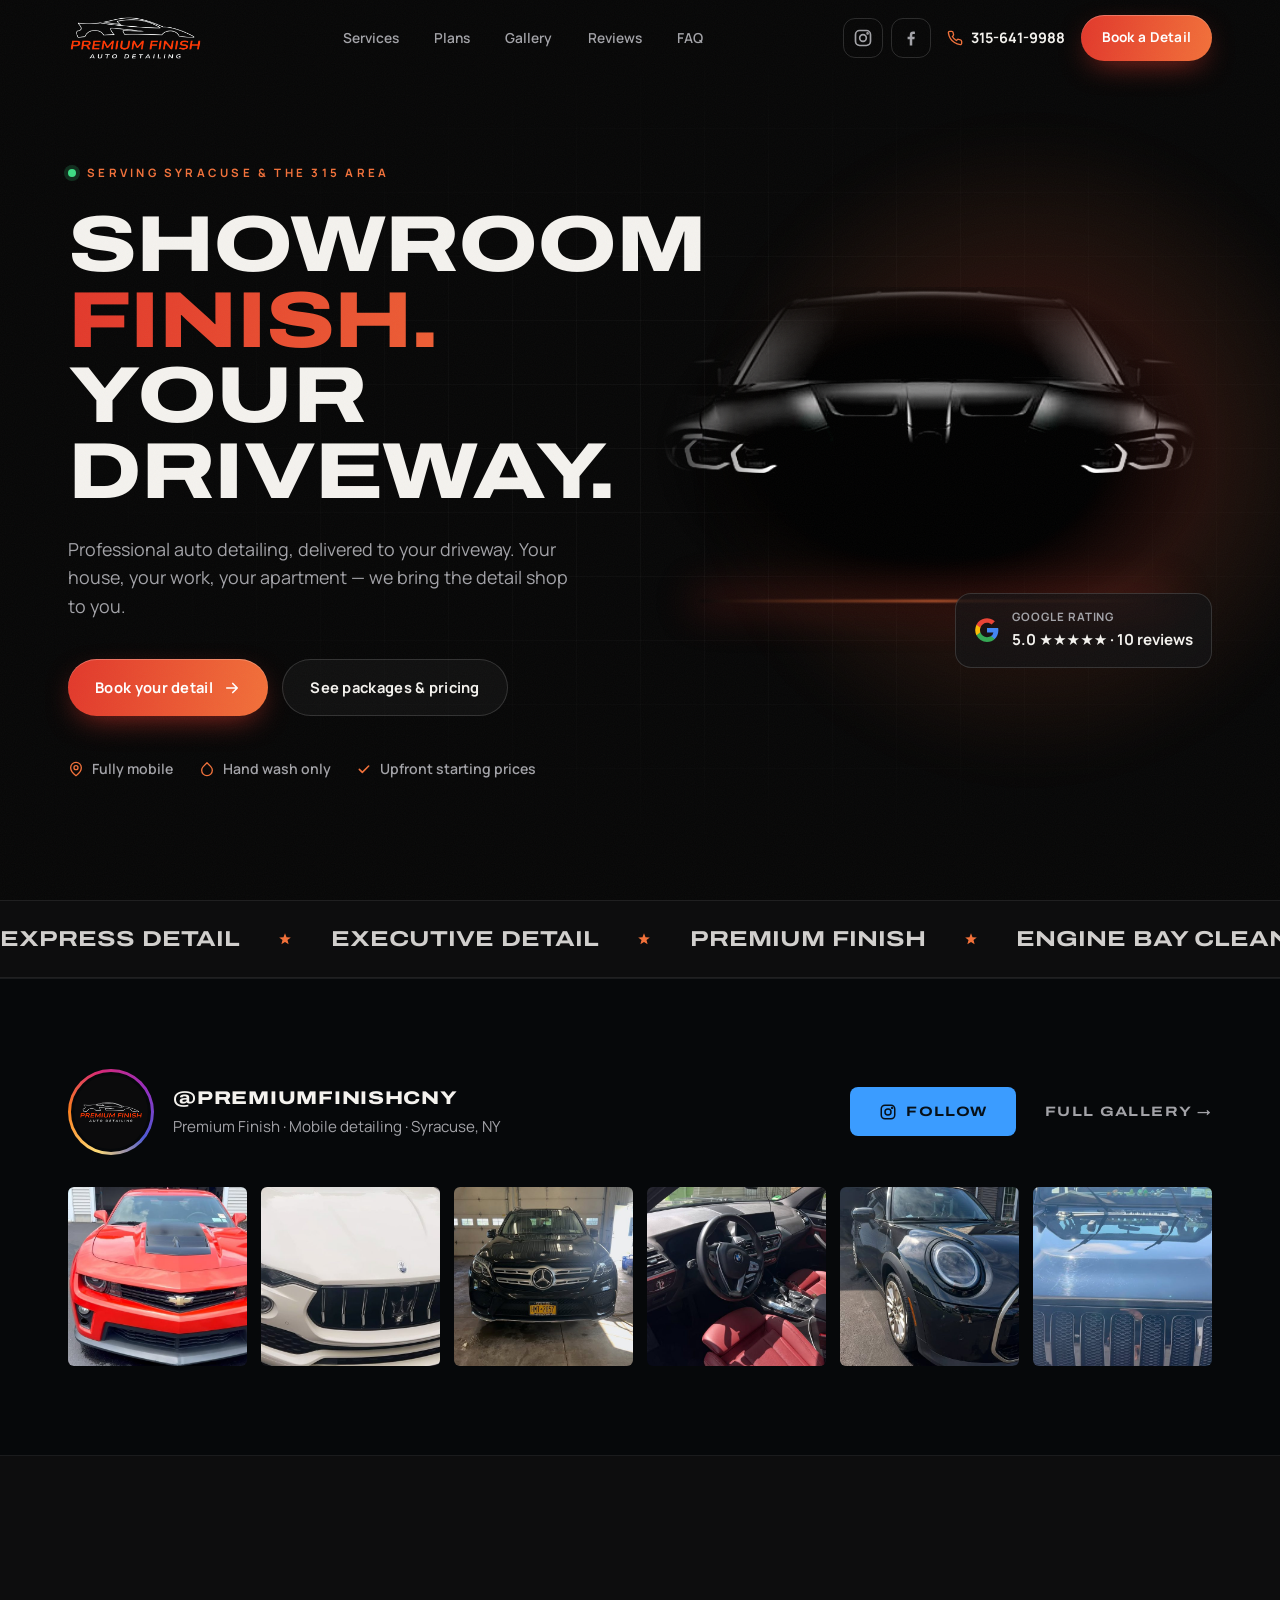
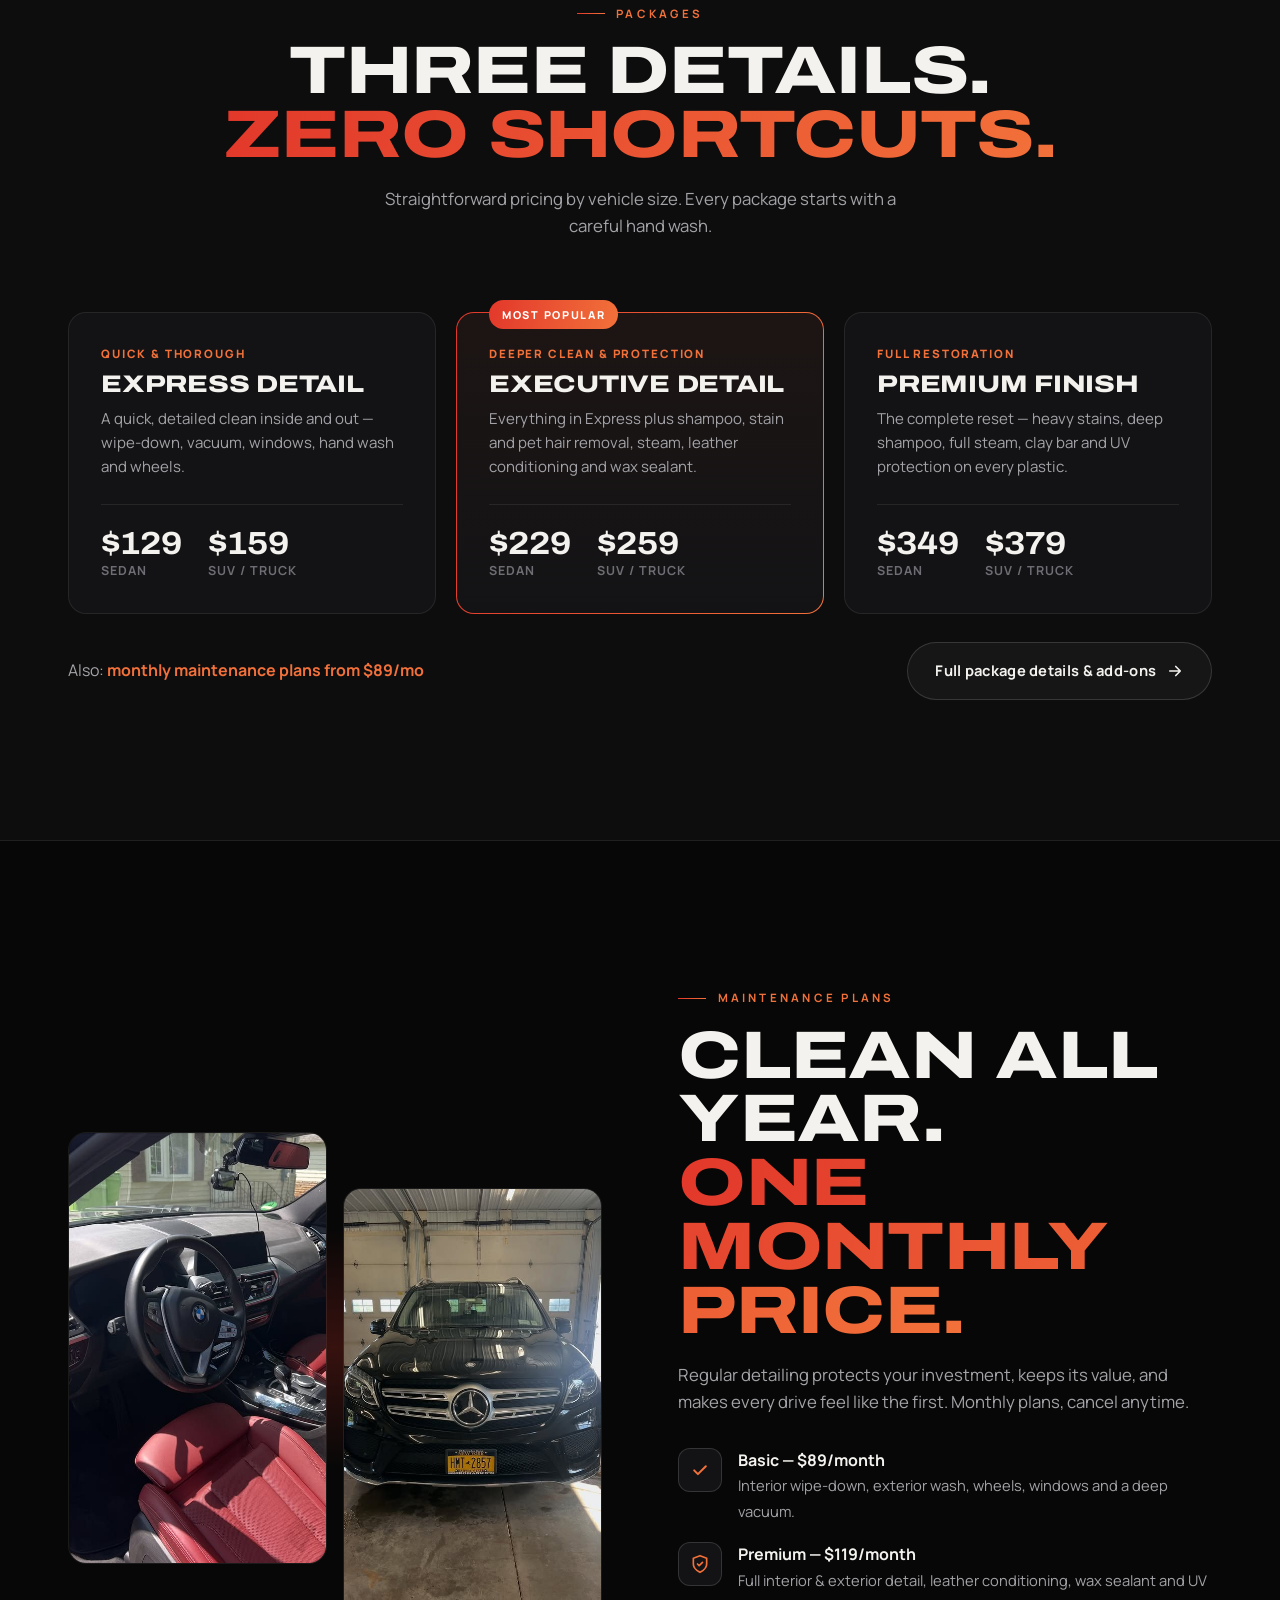
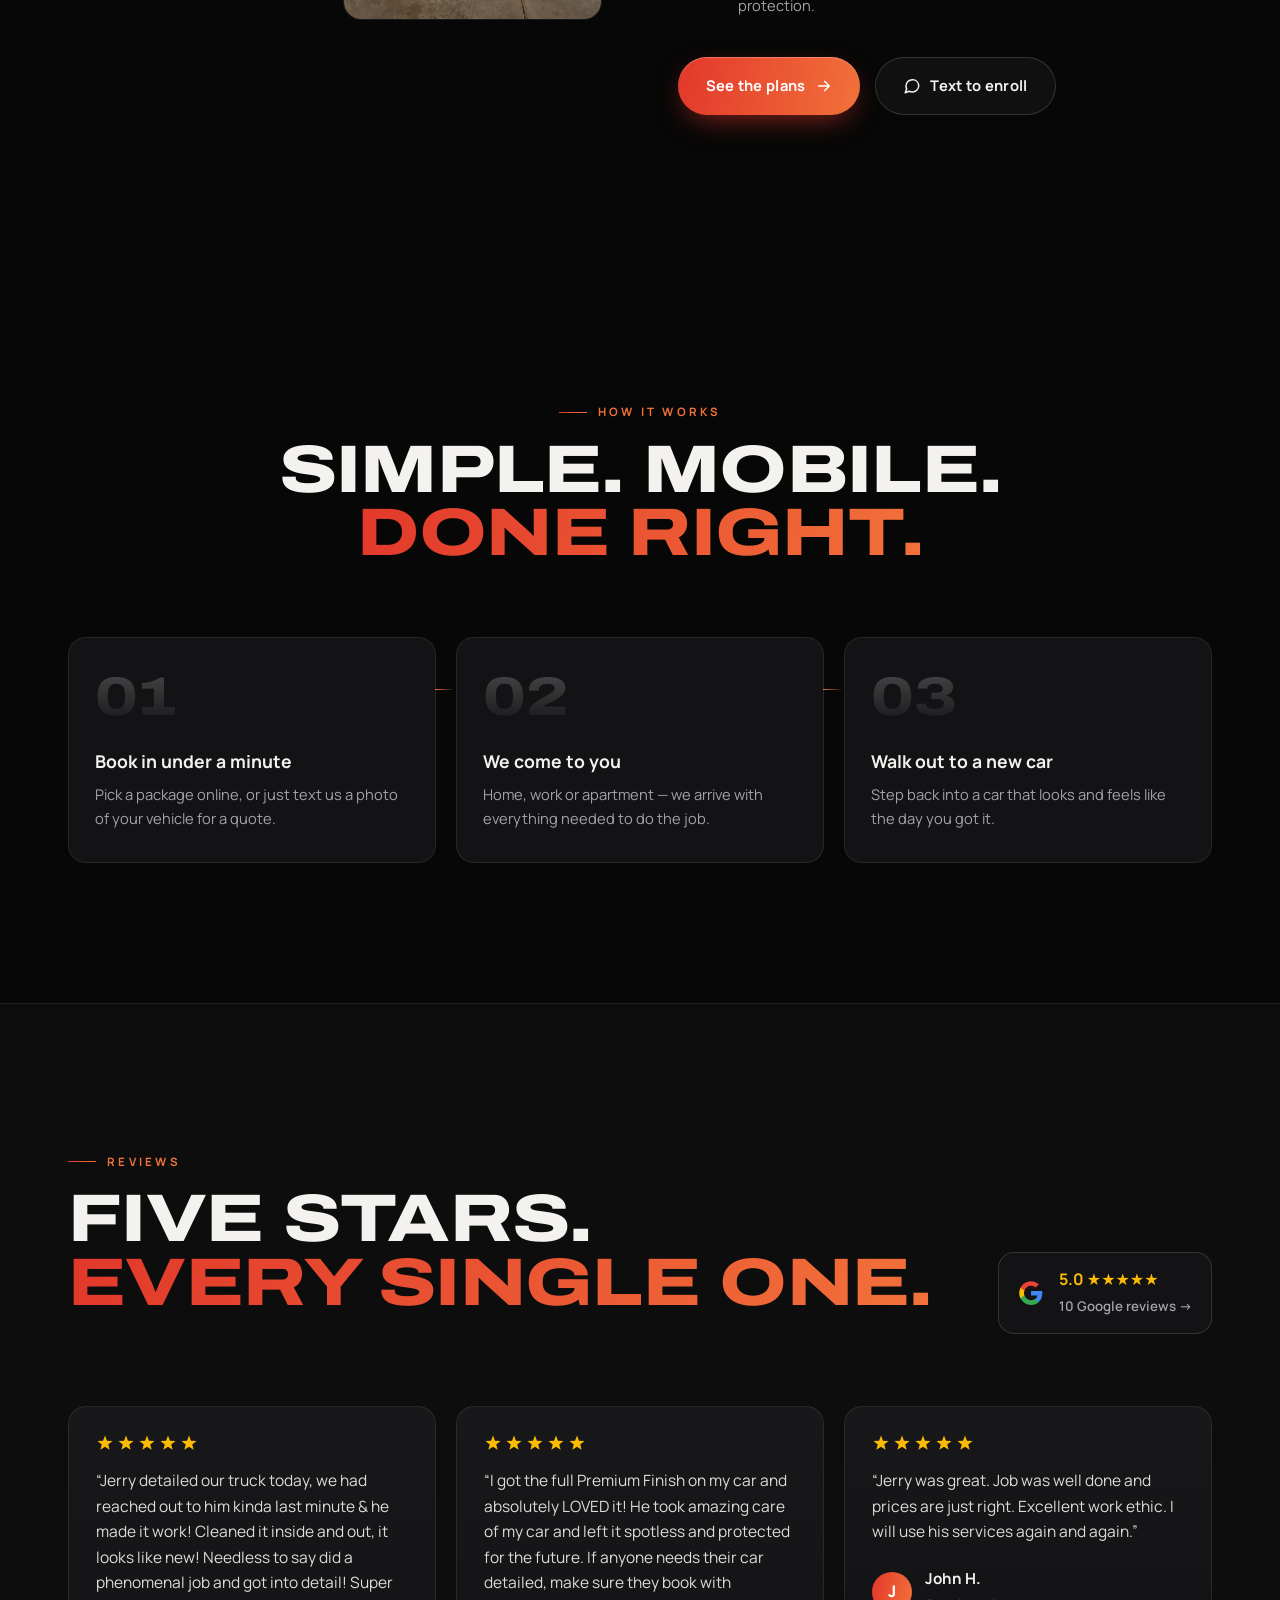
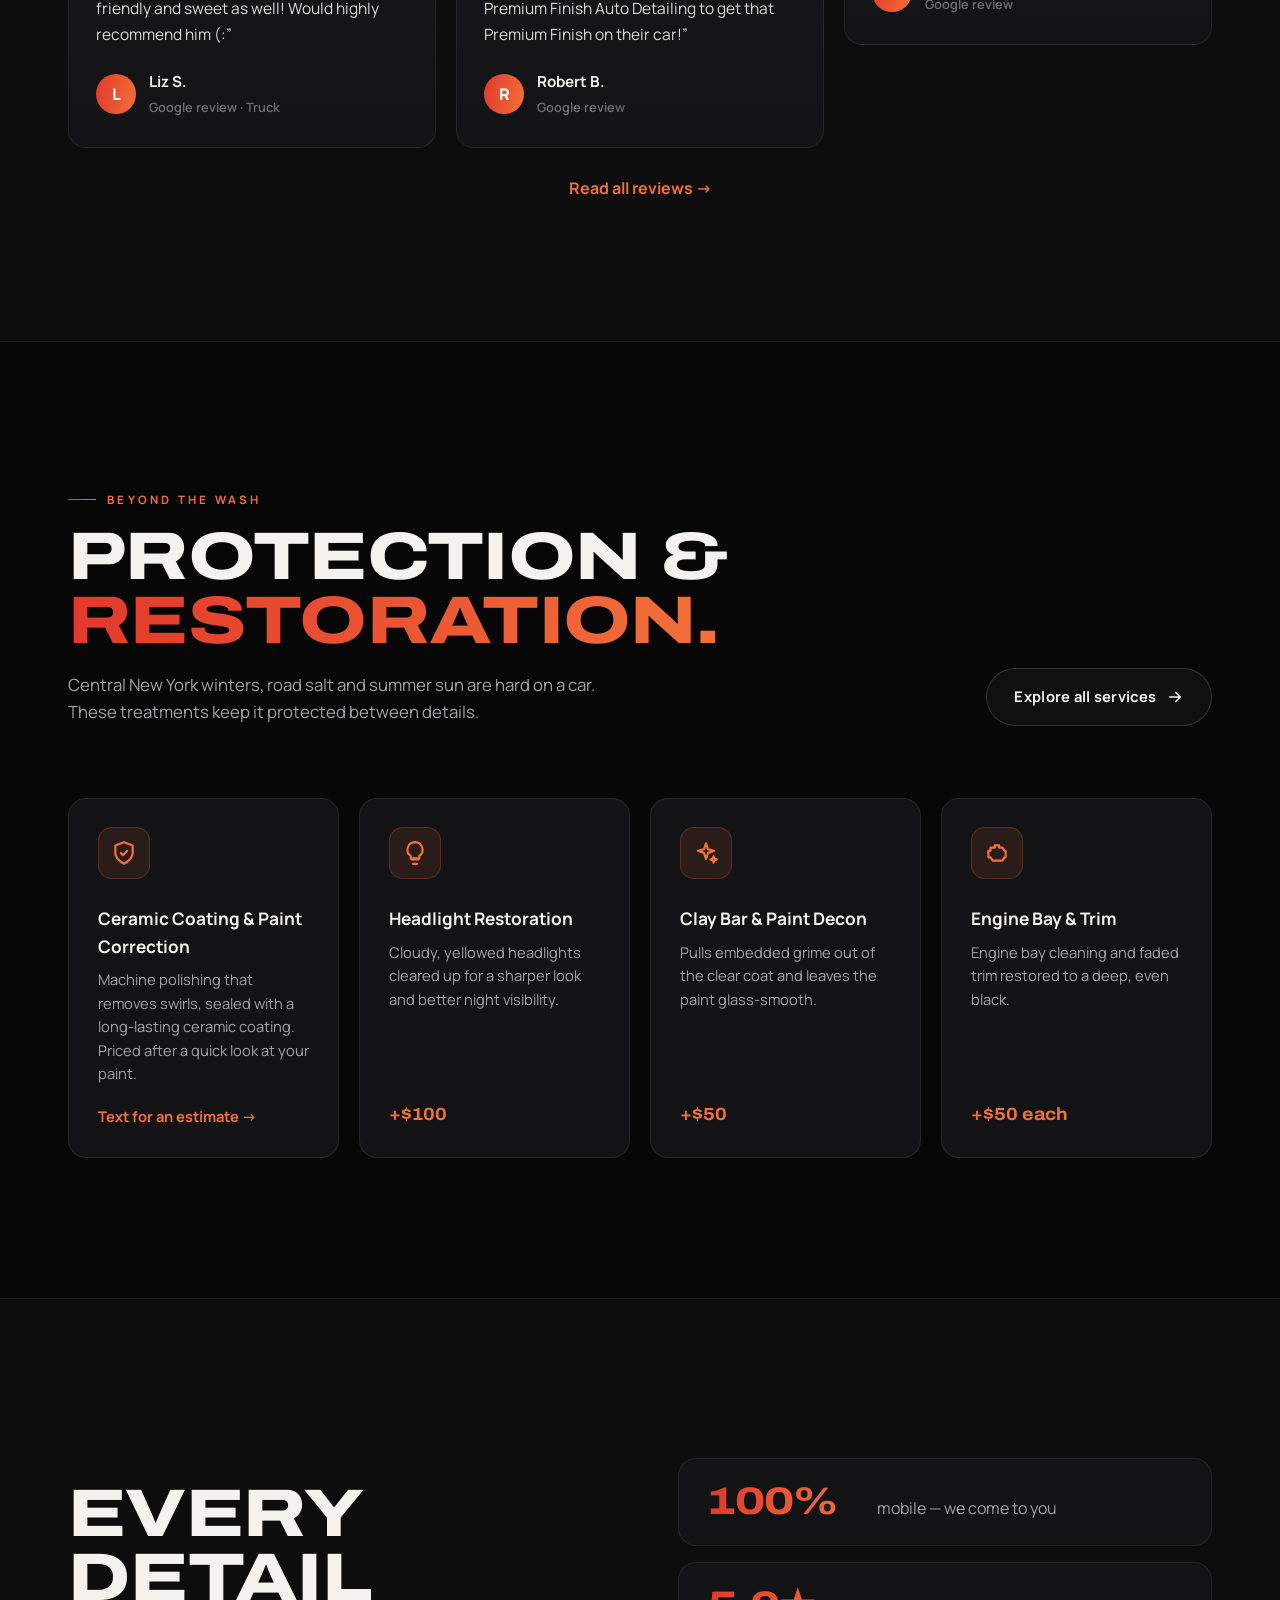
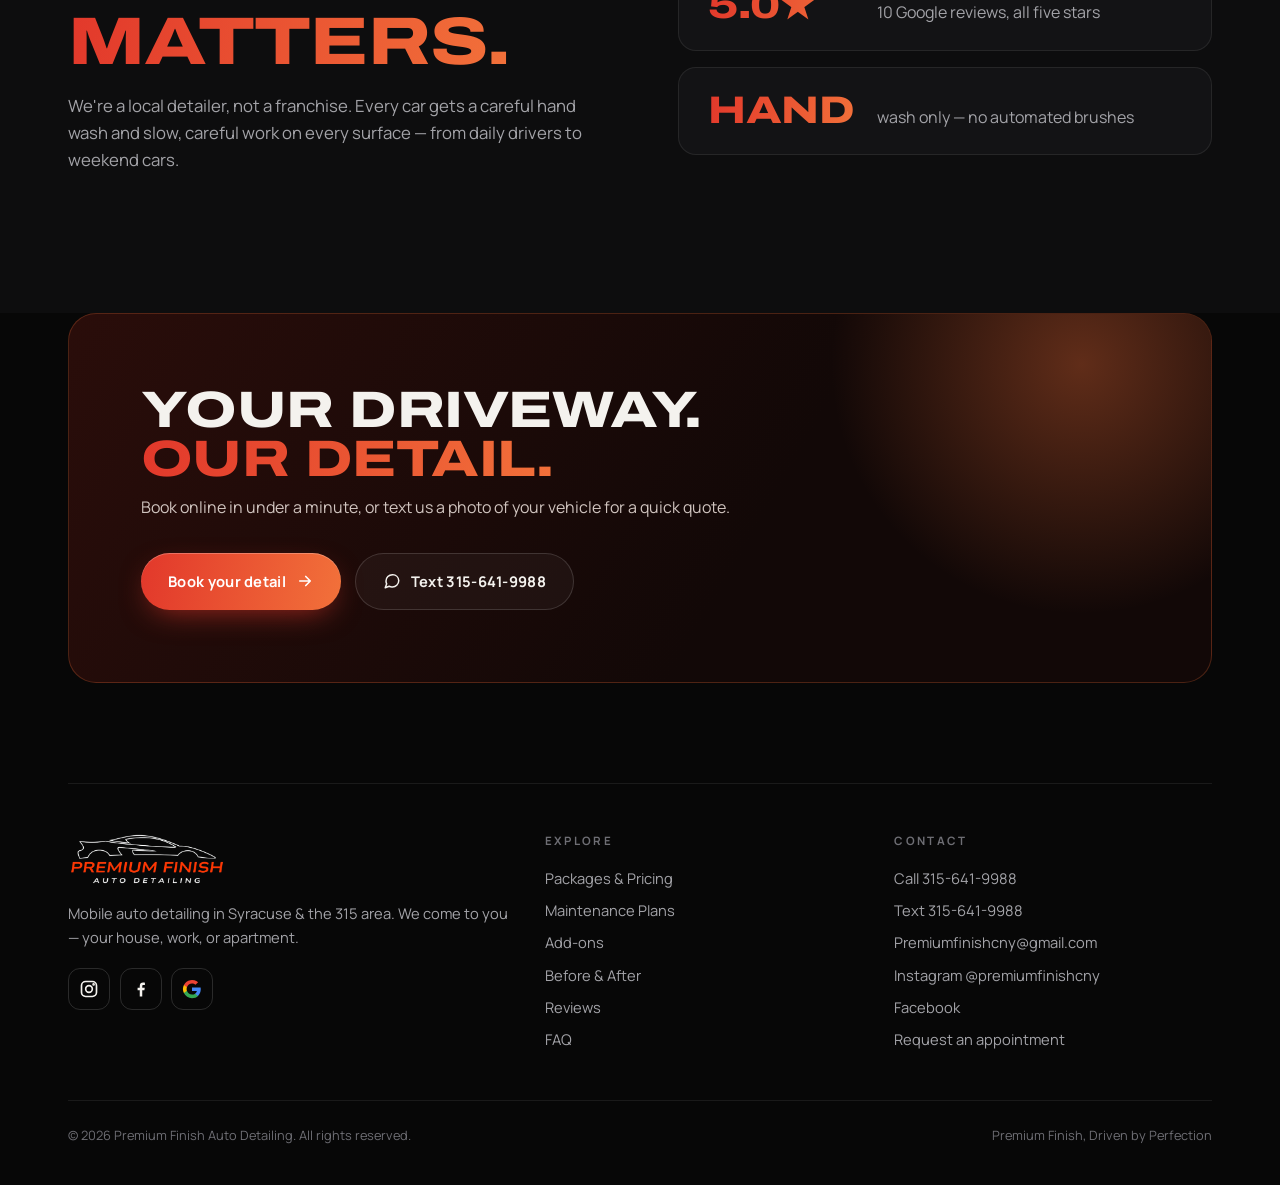
<file: index.html>
<!DOCTYPE html>
<html lang="en">
<head>
  <meta charset="UTF-8" />
  <meta name="viewport" content="width=device-width, initial-scale=1.0" />
  <title>Premium Finish Auto Detailing · Mobile Car Detailing in Syracuse, NY</title>
  <meta name="description" content="Mobile car detailing that comes to your driveway in Syracuse and the 315 area. Packages from $129, monthly plans from $89, ceramic coating and more. Call or text 315-641-9988." />
  <meta name="theme-color" content="#070707" />
  <meta property="og:title" content="Premium Finish Auto Detailing · Mobile Car Detailing in Syracuse, NY" />
  <meta property="og:description" content="Mobile car detailing that comes to your driveway in Syracuse and the 315 area. Packages from $129, monthly plans from $89, ceramic coating and more. Call or text 315-641-9988." />
  <meta property="og:image" content="images/AFTER-2.jpg" />
  <link rel="icon" href="images/logo.png" />

  <!-- Google Fonts -->
  <link rel="preconnect" href="https://fonts.googleapis.com" />
  <link rel="preconnect" href="https://fonts.gstatic.com" crossorigin />
  <link href="https://fonts.googleapis.com/css2?family=Archivo:wdth,wght@62..125,400..900&family=Manrope:wght@400;500;600;700&display=swap" rel="stylesheet" />

  <link rel="stylesheet" href="css/styles.css?v=202611202057" />
</head>
<body>

  <!-- SVG icon sprite -->
  <svg width="0" height="0" style="position:absolute" aria-hidden="true">
    <symbol id="i-check" viewBox="0 0 24 24" fill="none" stroke="currentColor" stroke-width="2.4" stroke-linecap="round" stroke-linejoin="round"><path d="M5 12.5l4.5 4.5L19 7.5"/></symbol>
    <symbol id="i-phone" viewBox="0 0 24 24" fill="none" stroke="currentColor" stroke-width="2" stroke-linecap="round" stroke-linejoin="round"><path d="M22 16.9v3a2 2 0 0 1-2.2 2 19.8 19.8 0 0 1-8.6-3.1 19.5 19.5 0 0 1-6-6A19.8 19.8 0 0 1 2.1 4.2 2 2 0 0 1 4.1 2h3a2 2 0 0 1 2 1.7c.1.9.4 1.8.7 2.7a2 2 0 0 1-.5 2.1L8 9.8a16 16 0 0 0 6 6l1.3-1.3a2 2 0 0 1 2.1-.4c.9.3 1.8.6 2.7.7a2 2 0 0 1 1.7 2z"/></symbol>
    <symbol id="i-msg" viewBox="0 0 24 24" fill="none" stroke="currentColor" stroke-width="2" stroke-linecap="round" stroke-linejoin="round"><path d="M21 11.5a8.4 8.4 0 0 1-9 8.4 8.6 8.6 0 0 1-3.8-.9L3 21l1.9-5.2a8.4 8.4 0 0 1-.9-3.8 8.5 8.5 0 0 1 8.5-8.5h.5a8.5 8.5 0 0 1 8 8z"/></symbol>
    <symbol id="i-arrow" viewBox="0 0 24 24" fill="none" stroke="currentColor" stroke-width="2.2" stroke-linecap="round" stroke-linejoin="round"><path d="M5 12h14M13 6l6 6-6 6"/></symbol>
    <symbol id="i-pin" viewBox="0 0 24 24" fill="none" stroke="currentColor" stroke-width="2" stroke-linecap="round" stroke-linejoin="round"><path d="M20 10c0 6-8 12-8 12S4 16 4 10a8 8 0 0 1 16 0z"/><circle cx="12" cy="10" r="3"/></symbol>
    <symbol id="i-drop" viewBox="0 0 24 24" fill="none" stroke="currentColor" stroke-width="2" stroke-linecap="round" stroke-linejoin="round"><path d="M12 2.7l5.7 5.7a8 8 0 1 1-11.4 0z"/></symbol>
    <symbol id="i-seat" viewBox="0 0 24 24" fill="none" stroke="currentColor" stroke-width="2" stroke-linecap="round" stroke-linejoin="round"><path d="M7 3h6a2 2 0 0 1 2 2l-1 9H8L6 5a2 2 0 0 1 1-2z"/><path d="M5 14h13a1 1 0 0 1 1 1v2H6a1 1 0 0 1-1-1zM8 17v4M17 17v4"/></symbol>
    <symbol id="i-spark" viewBox="0 0 24 24" fill="none" stroke="currentColor" stroke-width="2" stroke-linecap="round" stroke-linejoin="round"><path d="M12 3l1.9 5.6L19.5 10l-5.6 1.9L12 17.5l-1.9-5.6L4.5 10l5.6-1.4z"/><path d="M19 15l.8 2.2L22 18l-2.2.8L19 21l-.8-2.2L16 18l2.2-.8z"/></symbol>
    <symbol id="i-star" viewBox="0 0 24 24" fill="currentColor"><path d="M12 2l2.6 6.9L22 9.3l-5.7 4.6L18.2 21 12 17l-6.2 4 1.9-7.1L2 9.3l7.4-.4z"/></symbol>
    <symbol id="i-drag" viewBox="0 0 24 24" fill="none" stroke="#fff" stroke-width="2.2" stroke-linecap="round" stroke-linejoin="round"><path d="M9 6l-6 6 6 6M15 6l6 6-6 6"/></symbol>
    <symbol id="i-vac" viewBox="0 0 24 24" fill="none" stroke="currentColor" stroke-width="2" stroke-linecap="round" stroke-linejoin="round"><path d="M3 21h8M7 21v-6a4 4 0 0 1 4-4h2a4 4 0 0 0 4-4V3"/><path d="M14 3h6"/></symbol>
    <symbol id="i-shield" viewBox="0 0 24 24" fill="none" stroke="currentColor" stroke-width="2" stroke-linecap="round" stroke-linejoin="round"><path d="M12 22s8-4 8-10V5l-8-3-8 3v7c0 6 8 10 8 10z"/><path d="M9 12l2 2 4-4"/></symbol>
    <symbol id="i-insta" viewBox="0 0 24 24" fill="none" stroke="currentColor" stroke-width="2" stroke-linecap="round" stroke-linejoin="round"><rect x="3" y="3" width="18" height="18" rx="5"/><circle cx="12" cy="12" r="4"/><circle cx="17.5" cy="6.5" r=".6" fill="currentColor"/></symbol>
    <symbol id="i-fb" viewBox="0 0 24 24" fill="currentColor"><path d="M13.5 21v-7.5h2.6l.4-3h-3V8.6c0-.9.3-1.5 1.6-1.5h1.6V4.4c-.3 0-1.2-.1-2.3-.1-2.3 0-3.9 1.4-3.9 4v2.2H7.9v3h2.6V21z"/></symbol>
    <symbol id="i-google" viewBox="0 0 24 24"><path fill="#4285F4" d="M22.5 12.3c0-.8-.1-1.5-.2-2.2H12v4.2h5.9a5 5 0 0 1-2.2 3.3v2.7h3.5c2-1.9 3.3-4.7 3.3-8z"/><path fill="#34A853" d="M12 23c3 0 5.5-1 7.2-2.7l-3.5-2.7c-1 .7-2.2 1-3.7 1-2.8 0-5.2-1.9-6.1-4.5H2.3v2.8A11 11 0 0 0 12 23z"/><path fill="#FBBC05" d="M5.9 14.1a6.6 6.6 0 0 1 0-4.2V7.1H2.3a11 11 0 0 0 0 9.8z"/><path fill="#EA4335" d="M12 5.4c1.6 0 3 .6 4.2 1.6l3.1-3.1A11 11 0 0 0 2.3 7.1l3.6 2.8C6.8 7.3 9.2 5.4 12 5.4z"/></symbol>
    <symbol id="i-car" viewBox="0 0 24 24" fill="none" stroke="currentColor" stroke-width="2" stroke-linecap="round" stroke-linejoin="round"><path d="M5 17h14M3 13l2-5a2 2 0 0 1 2-1h10a2 2 0 0 1 2 1l2 5v4H3z"/><circle cx="7.5" cy="17" r="1.5"/><circle cx="16.5" cy="17" r="1.5"/></symbol>
    <symbol id="i-bulb" viewBox="0 0 24 24" fill="none" stroke="currentColor" stroke-width="2" stroke-linecap="round" stroke-linejoin="round"><path d="M9 18h6M10 22h4M12 2a7 7 0 0 0-4 12.7V17h8v-2.3A7 7 0 0 0 12 2z"/></symbol>
    <symbol id="i-engine" viewBox="0 0 24 24" fill="none" stroke="currentColor" stroke-width="2" stroke-linecap="round" stroke-linejoin="round"><path d="M4 10h2V7h4V5h4v2h3l2 3h1v6h-1l-2 3H8l-2-3H4z"/></symbol>
  </svg>

  <!-- ============================================================
       NAV — same on every page. If you change it, change it in all 4 pages.
  ============================================================ -->
  <nav class="top" id="topNav">
    <div class="wrap nav-inner">
      <a href="index.html" class="logo" aria-label="Premium Finish Auto Detailing — home">
        <img src="images/logo.png" alt="Premium Finish Auto Detailing"
             onerror="this.style.display='none'; document.getElementById('logoText').style.display='block'">
        <span class="logo-text grad-text" id="logoText">PREMIUM FINISH</span>
      </a>
      <ul class="nav-links">
        <li><a href="services.html">Services</a></li>
        <li><a href="services.html#plans">Plans</a></li>
        <li><a href="gallery.html">Gallery</a></li>
        <li><a href="gallery.html#reviews">Reviews</a></li>
        <li><a href="services.html#faq">FAQ</a></li>
      </ul>
      <div class="nav-cta">
        <a class="nav-ig" href="https://www.instagram.com/premiumfinishcny/" target="_blank" rel="noopener" aria-label="Instagram"><svg><use href="#i-insta"/></svg></a>
        <a class="nav-ig" href="https://www.facebook.com/premiumfinishautodetailing" target="_blank" rel="noopener" aria-label="Facebook"><svg><use href="#i-fb"/></svg></a>
        <a class="nav-phone" href="tel:+13156419988"><svg><use href="#i-phone"/></svg>315-641-9988</a>
        <a class="btn btn-primary" href="book.html">Book a Detail</a>
        <button class="burger" id="burger" aria-label="Open menu" aria-expanded="false" aria-controls="mobileMenu">
          <span></span><span></span><span></span>
        </button>
      </div>
    </div>
    <div class="mobile-menu" id="mobileMenu">
      <a href="index.html">Home</a>
      <a href="services.html">Services</a>
      <a href="services.html#plans">Plans</a>
      <a href="gallery.html">Gallery</a>
      <a href="gallery.html#reviews">Reviews</a>
      <a href="services.html#faq">FAQ</a>
      <a class="btn btn-primary" href="book.html">Book a Detail</a>
    </div>
  </nav>


  <!-- ============================================================
       HERO
  ============================================================ -->
  <header class="hero" id="top">
    <div class="hero-grid-bg"></div>
    <div class="hero-glow"></div>

    <div class="wrap hero-inner">
      <div class="hero-copy">
        <span class="eyebrow in d1"><span class="live-dot"></span>Serving Syracuse &amp; the 315 area</span>
        <h1 class="h-display in d2">
          <span class="ln">Showroom</span>
          <span class="ln grad-text">Finish.</span>
          <span class="ln">Your Driveway.</span>
        </h1>
        <p class="hero-sub in d3">Professional auto detailing, delivered to your driveway. Your house, your work, your apartment — we bring the detail shop to you.</p>
        <div class="hero-ctas in d4">
          <a href="book.html" class="btn btn-primary">Book your detail <svg class="btn-arrow"><use href="#i-arrow"/></svg></a>
          <a href="services.html" class="btn btn-ghost">See packages &amp; pricing</a>
        </div>
        <ul class="hero-points in d5">
          <li><svg><use href="#i-pin"/></svg>Fully mobile</li>
          <li><svg><use href="#i-drop"/></svg>Hand wash only</li>
          <li><svg><use href="#i-check"/></svg>Upfront starting prices</li>
        </ul>
      </div>

      <div class="hero-visual in d3">
        <img class="hero-car" src="images/logo4.png" alt="Dark sports car with glowing headlights" />
        <div class="hero-floor"></div>
        <a class="hero-badge" href="gallery.html#reviews">
          <svg class="badge-g"><use href="#i-google"/></svg>
          <div><small>Google rating</small><strong>5.0 ★★★★★ · 10 reviews</strong></div>
        </a>
      </div>
    </div>
  </header>


  <!-- MARQUEE -->
  <div class="strip" aria-hidden="true">
    <div class="strip-track">
      <div class="strip-item">
        <span>Express Detail</span><svg class="star"><use href="#i-star"/></svg>
        <span>Executive Detail</span><svg class="star"><use href="#i-star"/></svg>
        <span>Premium Finish</span><svg class="star"><use href="#i-star"/></svg>
        <span>Engine Bay Cleaning</span><svg class="star"><use href="#i-star"/></svg>
        <span>Trim Restoration</span><svg class="star"><use href="#i-star"/></svg>
        <span>Headlight Restoration</span><svg class="star"><use href="#i-star"/></svg>
        <span>Monthly Plans</span><svg class="star"><use href="#i-star"/></svg>
        <span>We Come To You</span><svg class="star"><use href="#i-star"/></svg>
      </div>
      <div class="strip-item">
        <span>Express Detail</span><svg class="star"><use href="#i-star"/></svg>
        <span>Executive Detail</span><svg class="star"><use href="#i-star"/></svg>
        <span>Premium Finish</span><svg class="star"><use href="#i-star"/></svg>
        <span>Engine Bay Cleaning</span><svg class="star"><use href="#i-star"/></svg>
        <span>Trim Restoration</span><svg class="star"><use href="#i-star"/></svg>
        <span>Headlight Restoration</span><svg class="star"><use href="#i-star"/></svg>
        <span>Monthly Plans</span><svg class="star"><use href="#i-star"/></svg>
        <span>We Come To You</span><svg class="star"><use href="#i-star"/></svg>
      </div>
    </div>
  </div>


  <!-- ============================================================
       INSTAGRAM
  ============================================================ -->
  <section id="instagram">
    <div class="wrap">
      <div class="ig-head r">
        <a class="ig-profile" href="https://www.instagram.com/premiumfinishcny/" target="_blank" rel="noopener">
          <span class="ig-avatar"><img src="images/logo.png" alt=""></span>
          <span>
            <strong>@premiumfinishcny</strong>
            <span>Premium Finish · Mobile detailing · Syracuse, NY</span>
          </span>
        </a>
        <div class="ig-actions">
          <a class="ig-follow" href="https://www.instagram.com/premiumfinishcny/" target="_blank" rel="noopener"><svg><use href="#i-insta"/></svg>Follow</a>
          <a class="ig-gallery" href="gallery.html">Full gallery →</a>
        </div>
      </div>
      <!-- Photo strip. To change a photo, replace images/instagram/ig-1.jpg … ig-6.jpg
           (square photos look best). -->
      <div class="ig-strip r r2">
        <a class="ig-tile" href="https://www.instagram.com/reel/DaRtE7xsFdI/" target="_blank" rel="noopener">
          <img src="images/instagram/ig-1.jpg" alt="Red Camaro ZL1 after a full Premium Finish detail" loading="lazy">
          <span class="ig-hover"><svg><use href="#i-insta"/></svg></span>
        </a>
        <a class="ig-tile" href="https://www.instagram.com/reel/DaeITM7pt04/" target="_blank" rel="noopener">
          <img src="images/instagram/ig-2.jpg" alt="White Maserati after a full inside and out detail" loading="lazy">
          <span class="ig-hover"><svg><use href="#i-insta"/></svg></span>
        </a>
        <a class="ig-tile" href="https://www.instagram.com/p/DdJ_2R9FGT7/" target="_blank" rel="noopener">
          <img src="images/instagram/ig-3.jpg" alt="Black Mercedes GL after paint correction and ceramic coating" loading="lazy">
          <span class="ig-hover"><svg><use href="#i-insta"/></svg></span>
        </a>
        <a class="ig-tile" href="https://www.instagram.com/p/DbCAFfjFFFf/" target="_blank" rel="noopener">
          <img src="images/instagram/ig-4.jpg" alt="BMW X3 red leather interior after detailing" loading="lazy">
          <span class="ig-hover"><svg><use href="#i-insta"/></svg></span>
        </a>
        <a class="ig-tile" href="https://www.instagram.com/p/DabJ4hHlOxm/" target="_blank" rel="noopener">
          <img src="images/instagram/ig-5.jpg" alt="Black Mini Cooper after clay bar and wax sealant" loading="lazy">
          <span class="ig-hover"><svg><use href="#i-insta"/></svg></span>
        </a>
        <a class="ig-tile" href="https://www.instagram.com/reel/DbEAFNbROWI/" target="_blank" rel="noopener">
          <img src="images/instagram/ig-6.jpg" alt="Jeep after 2-step paint correction and 10-year ceramic coating" loading="lazy">
          <span class="ig-hover"><svg><use href="#i-insta"/></svg></span>
        </a>
      </div>
    </div>
  </section>

  <!-- PACKAGES (brief) — full details live on services.html -->
  <section id="home-packages">
    <div class="wrap">
      <div class="s-head center">
        <span class="eyebrow r">Packages</span>
        <h2 class="h-display s-title r">Three details.<br><span class="grad-text">Zero shortcuts.</span></h2>
        <p class="s-lead r r2">Straightforward pricing by vehicle size. Every package starts with a careful hand wash.</p>
      </div>
      <div class="pkg-grid">
        <a class="pkg r" href="services.html">
          <span class="pkg-kicker">Quick &amp; thorough</span>
          <h3 class="h-display">Express Detail</h3>
          <p>A quick, detailed clean inside and out — wipe-down, vacuum, windows, hand wash and wheels.</p>
          <div class="pkg-prices"><span><strong>$129</strong>sedan</span><span><strong>$159</strong>SUV / truck</span></div>
        </a>
        <a class="pkg featured r r2" href="services.html">
          <span class="svc-tag">Most Popular</span>
          <span class="pkg-kicker">Deeper clean &amp; protection</span>
          <h3 class="h-display">Executive Detail</h3>
          <p>Everything in Express plus shampoo, stain and pet hair removal, steam, leather conditioning and wax sealant.</p>
          <div class="pkg-prices"><span><strong>$229</strong>sedan</span><span><strong>$259</strong>SUV / truck</span></div>
        </a>
        <a class="pkg r r3" href="services.html">
          <span class="pkg-kicker">Full restoration</span>
          <h3 class="h-display">Premium Finish</h3>
          <p>The complete reset — heavy stains, deep shampoo, full steam, clay bar and UV protection on every plastic.</p>
          <div class="pkg-prices"><span><strong>$349</strong>sedan</span><span><strong>$379</strong>SUV / truck</span></div>
        </a>
      </div>
      <div class="pkg-foot r">
        <span>Also: <a href="services.html#plans">monthly maintenance plans from $89/mo</a></span>
        <a class="btn btn-ghost" href="services.html">Full package details &amp; add-ons <svg class="btn-arrow"><use href="#i-arrow"/></svg></a>
      </div>
    </div>
  </section>


  <!-- FEATURE: maintenance plans -->
  <section id="home-feature">
    <div class="wrap feature">
      <div class="feature-media r">
        <figure><img src="images/work/feature-DbCAFfjFFFf-4.jpg" alt="BMW X3 red leather interior after detailing" loading="lazy"></figure>
        <figure><img src="images/work/feature-DdJ_2R9FGT7-2.jpg" alt="Black Mercedes GL with ceramic-coated paint" loading="lazy"></figure>
      </div>
      <div>
        <span class="eyebrow r">Maintenance plans</span>
        <h2 class="h-display s-title r">Clean all year.<br><span class="grad-text">One monthly price.</span></h2>
        <p class="s-lead r r2">Regular detailing protects your investment, keeps its value, and makes every drive feel like the first. Monthly plans, cancel anytime.</p>
        <ul class="feature-list">
          <li class="r"><span class="fi"><svg><use href="#i-check"/></svg></span><div><strong>Basic — $89/month</strong><span>Interior wipe-down, exterior wash, wheels, windows and a deep vacuum.</span></div></li>
          <li class="r r2"><span class="fi"><svg><use href="#i-shield"/></svg></span><div><strong>Premium — $119/month</strong><span>Full interior &amp; exterior detail, leather conditioning, wax sealant and UV protection.</span></div></li>
        </ul>
        <div class="hero-ctas r">
          <a href="services.html#plans" class="btn btn-primary">See the plans <svg class="btn-arrow"><use href="#i-arrow"/></svg></a>
          <a href="sms:+13156419988" class="btn btn-ghost"><svg><use href="#i-msg"/></svg>Text to enroll</a>
        </div>
      </div>
    </div>
  </section>


  <!-- HOW IT WORKS -->
  <section id="process">
    <div class="wrap">
      <div class="s-head center">
        <span class="eyebrow r">How it works</span>
        <h2 class="h-display s-title r">Simple. Mobile.<br><span class="grad-text">Done right.</span></h2>
      </div>
      <div class="steps steps-3">
        <div class="step r"><div class="step-n">01</div><h3>Book in under a minute</h3><p>Pick a package online, or just text us a photo of your vehicle for a quote.</p></div>
        <div class="step r r2"><div class="step-n">02</div><h3>We come to you</h3><p>Home, work or apartment — we arrive with everything needed to do the job.</p></div>
        <div class="step r r3"><div class="step-n">03</div><h3>Walk out to a new car</h3><p>Step back into a car that looks and feels like the day you got it.</p></div>
      </div>
    </div>
  </section>


  <!-- REVIEWS (short) — full list lives on gallery.html -->
  <section id="home-reviews">
    <div class="wrap">
      <div class="s-head split">
        <div>
          <span class="eyebrow r">Reviews</span>
          <h2 class="h-display s-title r">Five stars.<br><span class="grad-text">Every single one.</span></h2>
        </div>
        <a class="rating-link r r2" href="https://www.google.com/maps/place/?q=place_id:ChIJMW43I-AZ2WYRtVZ7ajFmMa0" target="_blank" rel="noopener">
          <svg class="badge-g"><use href="#i-google"/></svg>
          <span><strong>5.0 ★★★★★</strong><small>10 Google reviews →</small></span>
        </a>
      </div>
      <div class="home-reviews-grid">
        <figure class="review r">
          <div class="rv-stars" aria-label="5 out of 5 stars"><svg><use href="#i-star"/></svg><svg><use href="#i-star"/></svg><svg><use href="#i-star"/></svg><svg><use href="#i-star"/></svg><svg><use href="#i-star"/></svg></div>
          <blockquote>“Jerry detailed our truck today, we had reached out to him kinda last minute &amp; he made it work! Cleaned it inside and out, it looks like new! Needless to say did a phenomenal job and got into detail! Super friendly and sweet as well! Would highly recommend him (:”</blockquote>
          <figcaption><span class="rv-avatar">L</span><span><strong>Liz S.</strong><small>Google review · Truck</small></span></figcaption>
        </figure>
        <figure class="review r r3">
          <div class="rv-stars" aria-label="5 out of 5 stars"><svg><use href="#i-star"/></svg><svg><use href="#i-star"/></svg><svg><use href="#i-star"/></svg><svg><use href="#i-star"/></svg><svg><use href="#i-star"/></svg></div>
          <blockquote>“I got the full Premium Finish on my car and absolutely LOVED it! He took amazing care of my car and left it spotless and protected for the future. If anyone needs their car detailed, make sure they book with Premium Finish Auto Detailing to get that Premium Finish on their car!”</blockquote>
          <figcaption><span class="rv-avatar">R</span><span><strong>Robert B.</strong><small>Google review</small></span></figcaption>
        </figure>
        <figure class="review r">
          <div class="rv-stars" aria-label="5 out of 5 stars"><svg><use href="#i-star"/></svg><svg><use href="#i-star"/></svg><svg><use href="#i-star"/></svg><svg><use href="#i-star"/></svg><svg><use href="#i-star"/></svg></div>
          <blockquote>“Jerry was great. Job was well done and prices are just right. Excellent work ethic. I will use his services again and again.”</blockquote>
          <figcaption><span class="rv-avatar">J</span><span><strong>John H.</strong><small>Google review</small></span></figcaption>
        </figure>
      </div>
      <p class="more-link r"><a href="gallery.html#reviews">Read all reviews →</a></p>
    </div>
  </section>


  <!-- BEYOND THE WASH -->
  <section id="beyond">
    <div class="wrap">
      <div class="s-head split">
        <div>
          <span class="eyebrow r">Beyond the wash</span>
          <h2 class="h-display s-title r">Protection &amp;<br><span class="grad-text">restoration.</span></h2>
          <p class="s-lead r r2">Central New York winters, road salt and summer sun are hard on a car. These treatments keep it protected between details.</p>
        </div>
        <a class="btn btn-ghost r r2" href="services.html#addons">Explore all services <svg class="btn-arrow"><use href="#i-arrow"/></svg></a>
      </div>
      <div class="beyond-grid">
        <div class="beyond r"><span class="svc-icon"><svg><use href="#i-shield"/></svg></span><h3>Ceramic Coating &amp; Paint Correction</h3><p>Machine polishing that removes swirls, sealed with a long-lasting ceramic coating. Priced after a quick look at your paint.</p><a href="sms:+13156419988">Text for an estimate →</a></div>
        <div class="beyond r r2"><span class="svc-icon"><svg><use href="#i-bulb"/></svg></span><h3>Headlight Restoration</h3><p>Cloudy, yellowed headlights cleared up for a sharper look and better night visibility.</p><strong>+$100</strong></div>
        <div class="beyond r r3"><span class="svc-icon"><svg><use href="#i-spark"/></svg></span><h3>Clay Bar &amp; Paint Decon</h3><p>Pulls embedded grime out of the clear coat and leaves the paint glass-smooth.</p><strong>+$50</strong></div>
        <div class="beyond r r4"><span class="svc-icon"><svg><use href="#i-engine"/></svg></span><h3>Engine Bay &amp; Trim</h3><p>Engine bay cleaning and faded trim restored to a deep, even black.</p><strong>+$50 each</strong></div>
      </div>
    </div>
  </section>


  <!-- WHY PREMIUM FINISH -->
  <section id="why">
    <div class="wrap why">
      <div>
        <span class="eyebrow r">Why Premium Finish</span>
        <h2 class="h-display s-title r">Every detail<br><span class="grad-text">matters.</span></h2>
        <p class="s-lead r r2">We're a local detailer, not a franchise. Every car gets a careful hand wash and slow, careful work on every surface — from daily drivers to weekend cars.</p>
      </div>
      <div class="stats">
        <div class="stat r"><strong class="h-display">100%</strong><span>mobile — we come to you</span></div>
        <div class="stat r r2"><strong class="h-display">5.0★</strong><span>10 Google reviews, all five stars</span></div>
        <div class="stat r r3"><strong class="h-display">Hand</strong><span>wash only — no automated brushes</span></div>
      </div>
    </div>
  </section>


  <!-- ============================================================
       FOOTER — same on every page.
  ============================================================ -->
  <footer>
    <div class="wrap">
      <div class="cta-band r">
        <div>
          <h2 class="h-display">Your driveway.<br><span class="grad-text">Our detail.</span></h2>
          <p>Book online in under a minute, or text us a photo of your vehicle for a quick quote.</p>
        </div>
        <div class="hero-ctas">
          <a href="book.html" class="btn btn-primary">Book your detail <svg class="btn-arrow"><use href="#i-arrow"/></svg></a>
          <a href="sms:+13156419988" class="btn btn-ghost"><svg><use href="#i-msg"/></svg>Text 315-641-9988</a>
        </div>
      </div>

      <div class="foot">
        <div>
          <img src="images/logo.png" alt="Premium Finish Auto Detailing">
          <p>Mobile auto detailing in Syracuse &amp; the 315 area. We come to you — your house, work, or apartment.</p>
          <div class="foot-social">
            <a href="https://www.instagram.com/premiumfinishcny/" target="_blank" rel="noopener" aria-label="Instagram"><svg><use href="#i-insta"/></svg></a>
            <a href="https://www.facebook.com/premiumfinishautodetailing" target="_blank" rel="noopener" aria-label="Facebook"><svg><use href="#i-fb"/></svg></a>
            <a href="https://www.google.com/maps/place/?q=place_id:ChIJMW43I-AZ2WYRtVZ7ajFmMa0" target="_blank" rel="noopener" aria-label="Google reviews"><svg><use href="#i-google"/></svg></a>
          </div>
        </div>
        <div>
          <h4>Explore</h4>
          <ul>
            <li><a href="services.html">Packages &amp; Pricing</a></li>
            <li><a href="services.html#plans">Maintenance Plans</a></li>
            <li><a href="services.html#addons">Add-ons</a></li>
            <li><a href="gallery.html">Before &amp; After</a></li>
            <li><a href="gallery.html#reviews">Reviews</a></li>
            <li><a href="services.html#faq">FAQ</a></li>
          </ul>
        </div>
        <div>
          <h4>Contact</h4>
          <ul>
            <li><a href="tel:+13156419988">Call 315-641-9988</a></li>
            <li><a href="sms:+13156419988">Text 315-641-9988</a></li>
            <li><a href="mailto:Premiumfinishcny@gmail.com">Premiumfinishcny@gmail.com</a></li>
            <li><a href="https://www.instagram.com/premiumfinishcny/" target="_blank" rel="noopener">Instagram @premiumfinishcny</a></li>
            <li><a href="https://www.facebook.com/premiumfinishautodetailing" target="_blank" rel="noopener">Facebook</a></li>
            <li><a href="book.html">Request an appointment</a></li>
          </ul>
        </div>
      </div>
      <div class="f-copy">
        <span>© <span id="yr">2026</span> Premium Finish Auto Detailing. All rights reserved.</span>
        <span>Premium Finish, Driven by Perfection</span>
      </div>
    </div>
  </footer>

  <!-- sticky mobile actions -->
  <div class="mobile-bar" id="mobileBar">
    <a class="btn btn-ghost" href="tel:+13156419988"><svg><use href="#i-phone"/></svg>Call</a>
    <a class="btn btn-ghost" href="sms:+13156419988"><svg><use href="#i-msg"/></svg>Text</a>
    <a class="btn btn-primary" href="book.html">Book</a>
  </div>


  <script src="js/main.js?v=202611202057"></script>

</body>
</html>
</file>
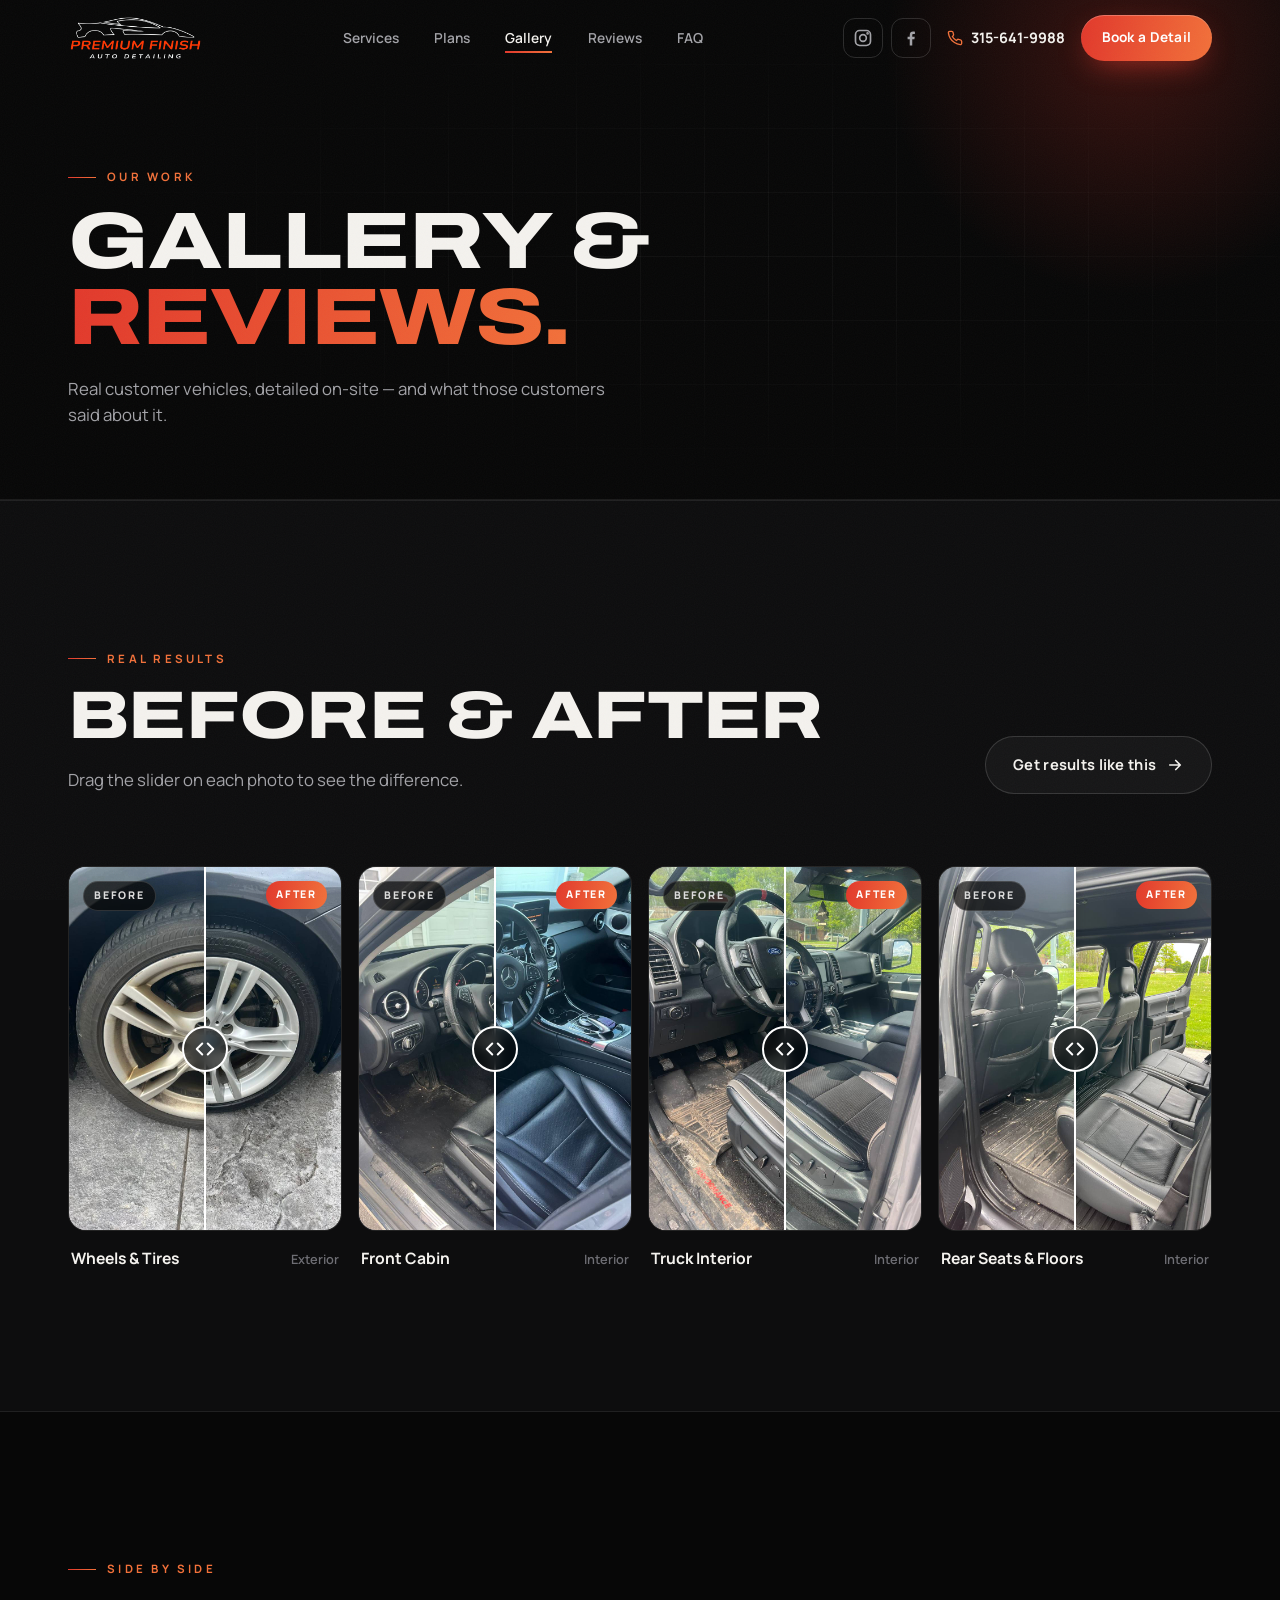
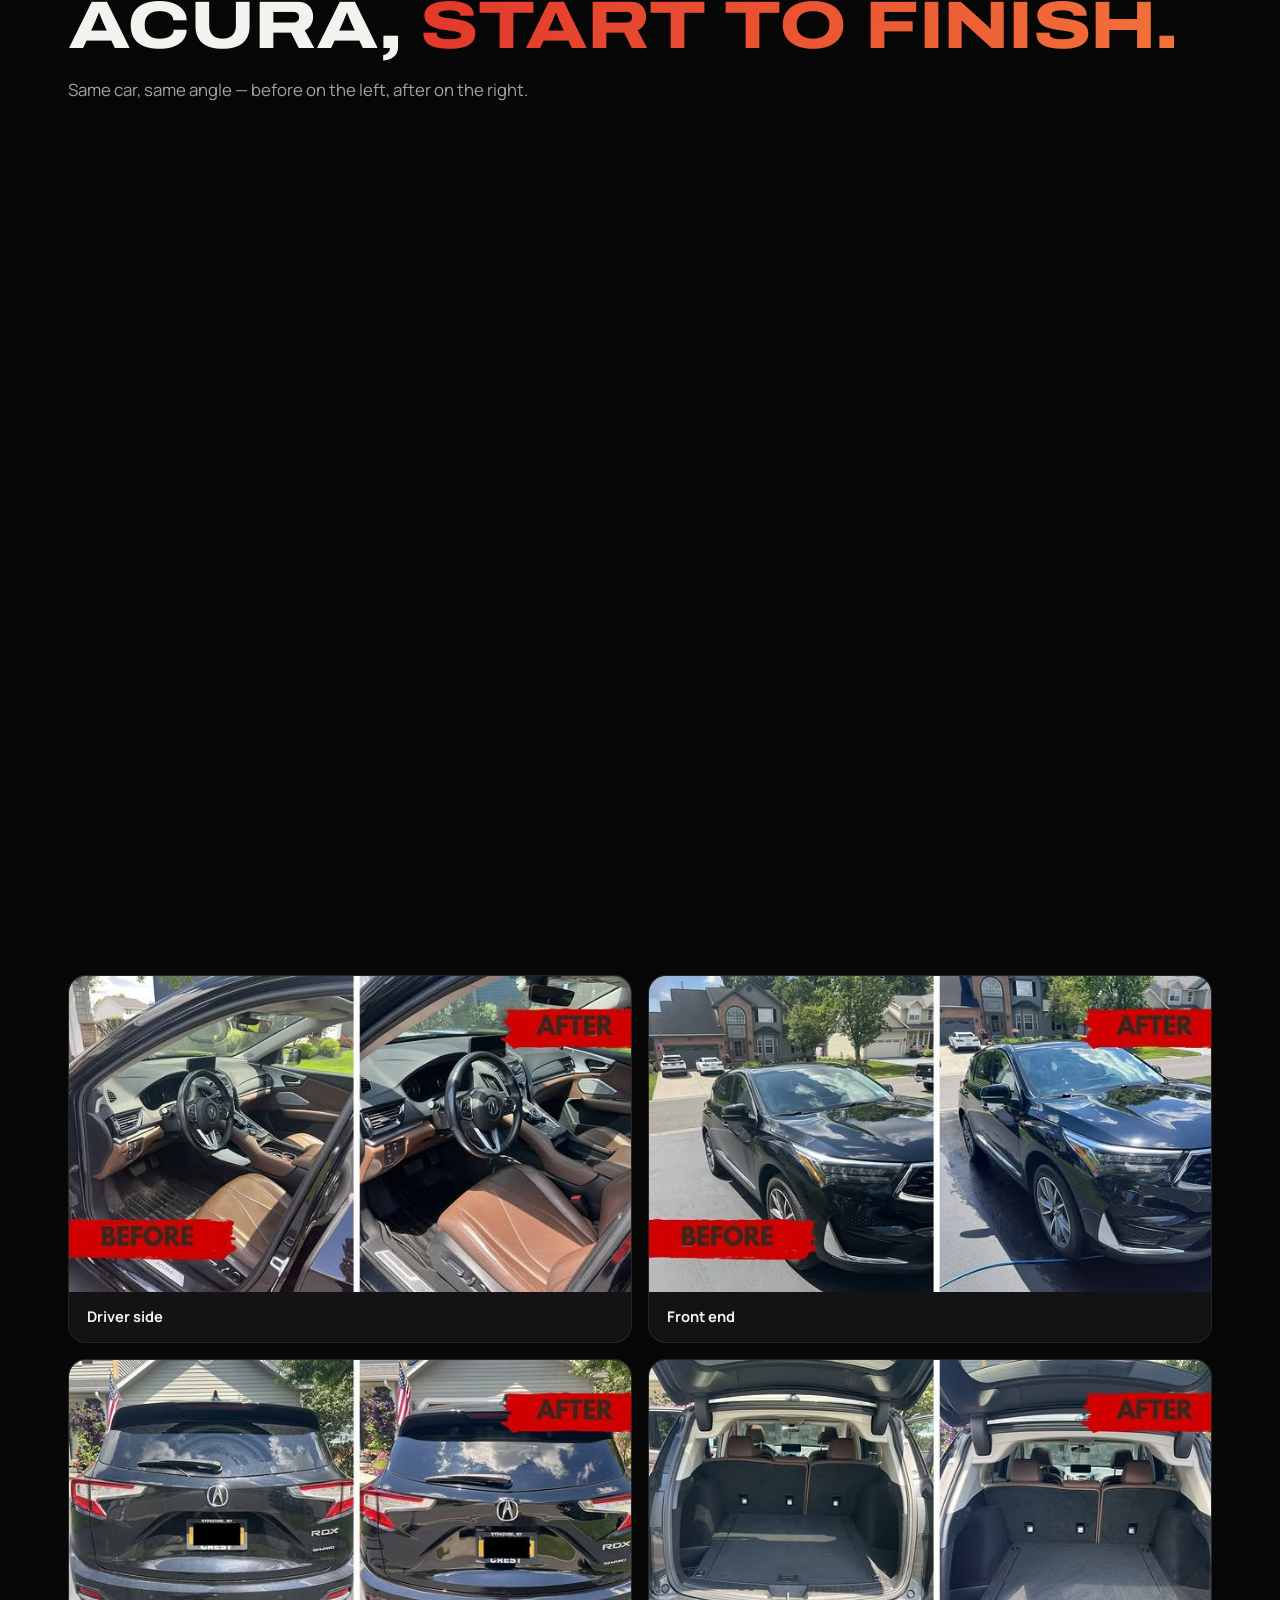
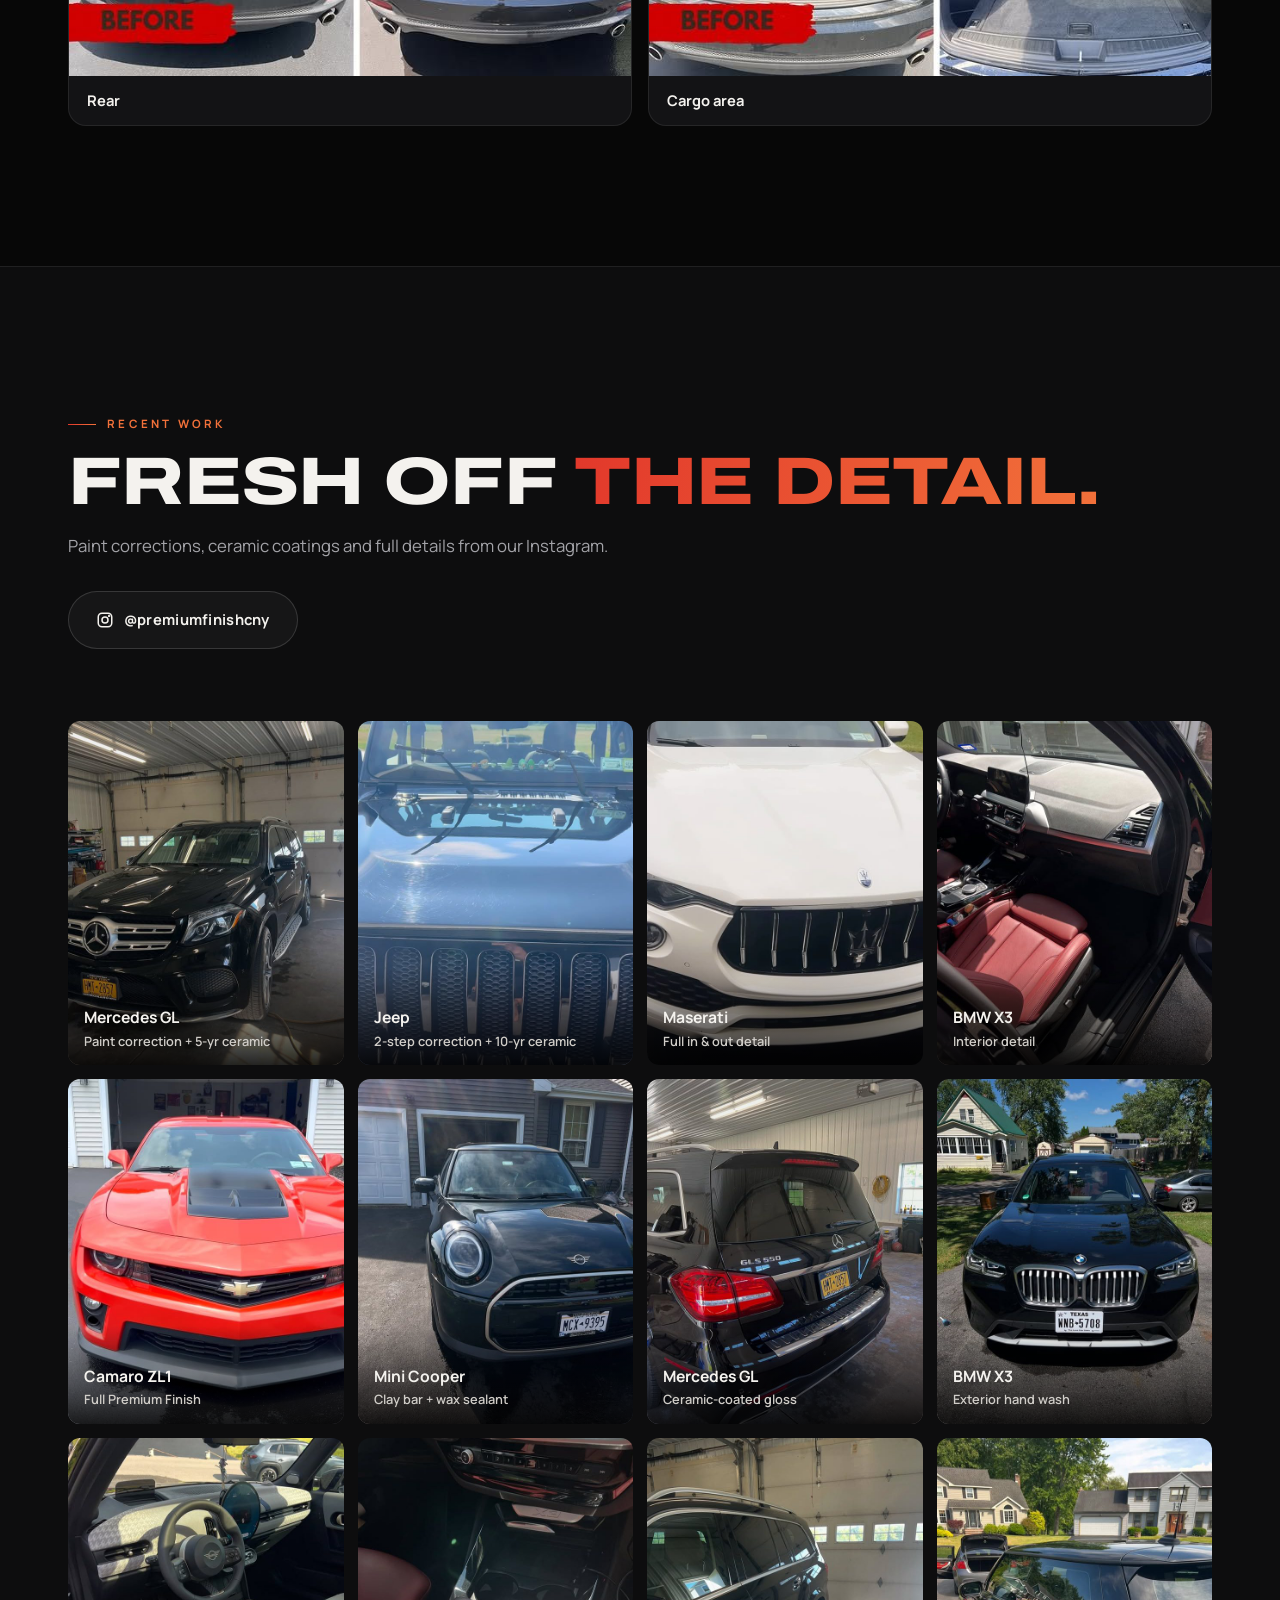
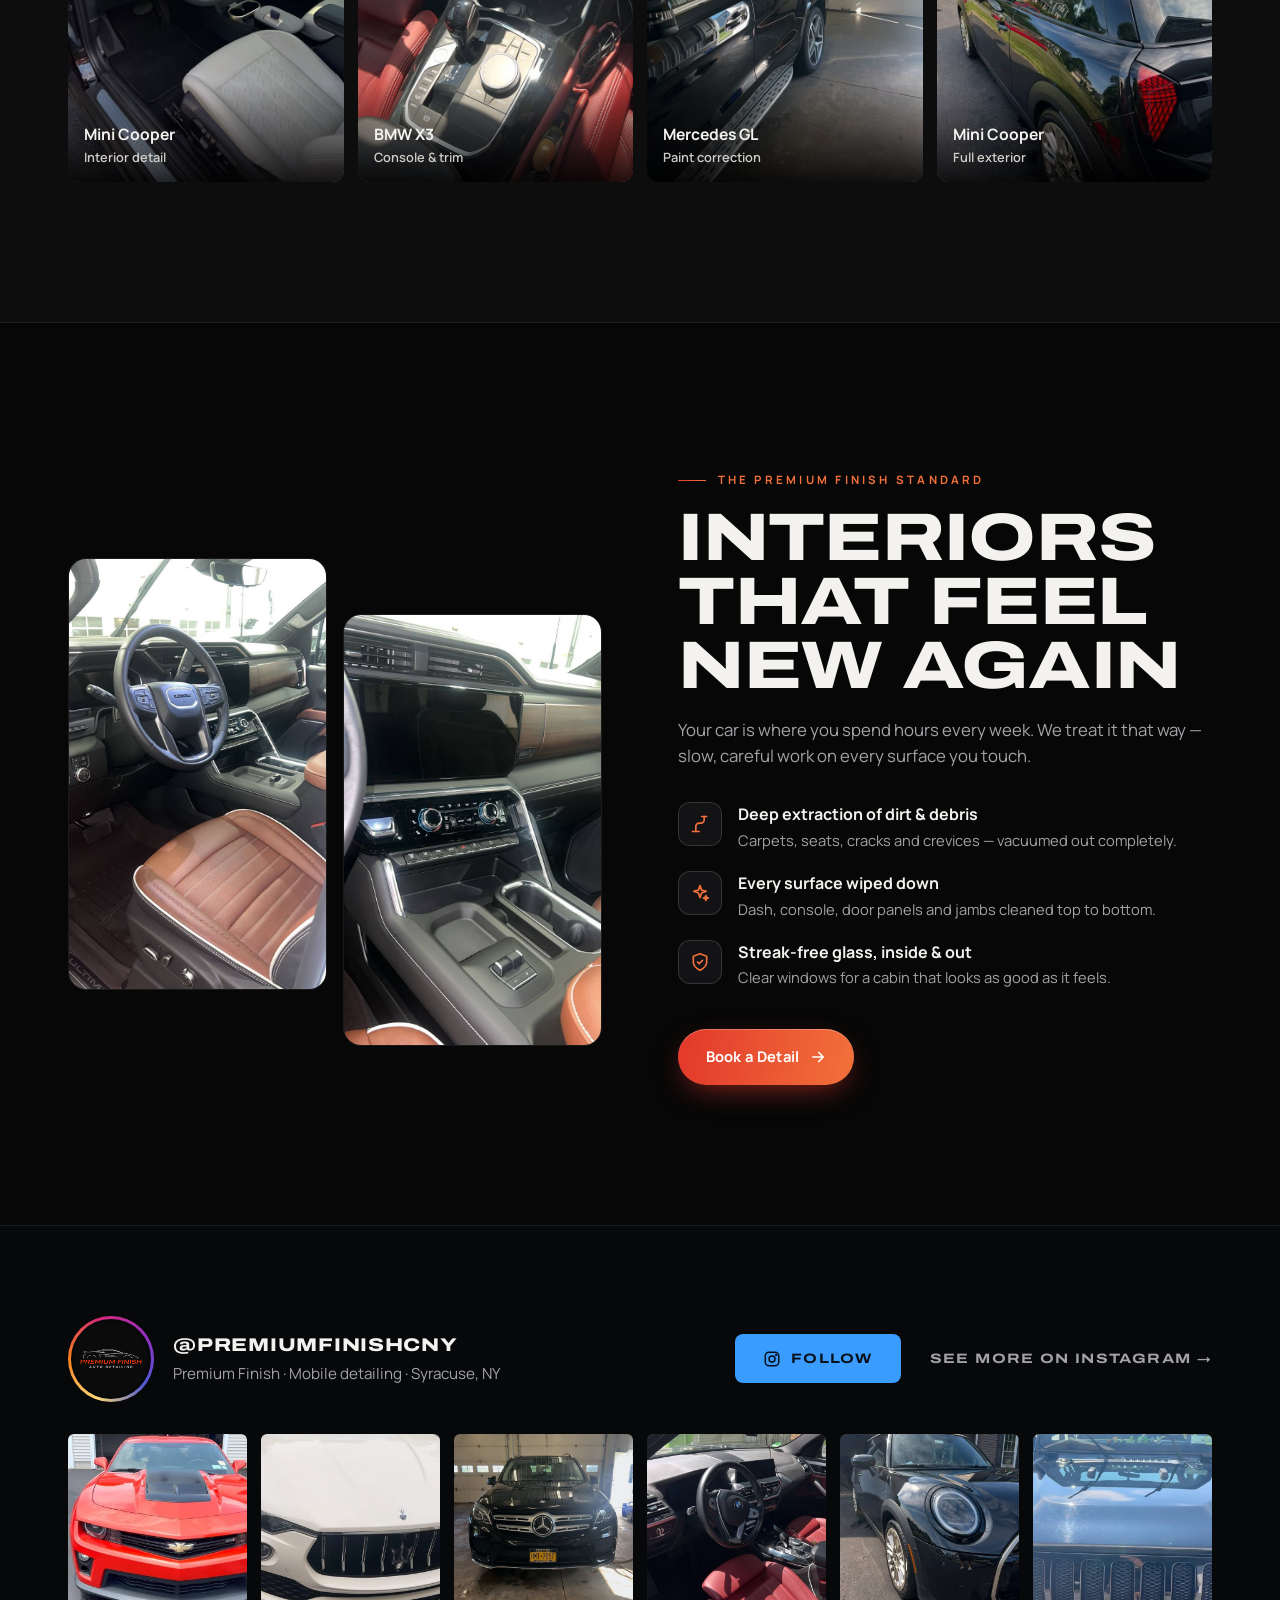
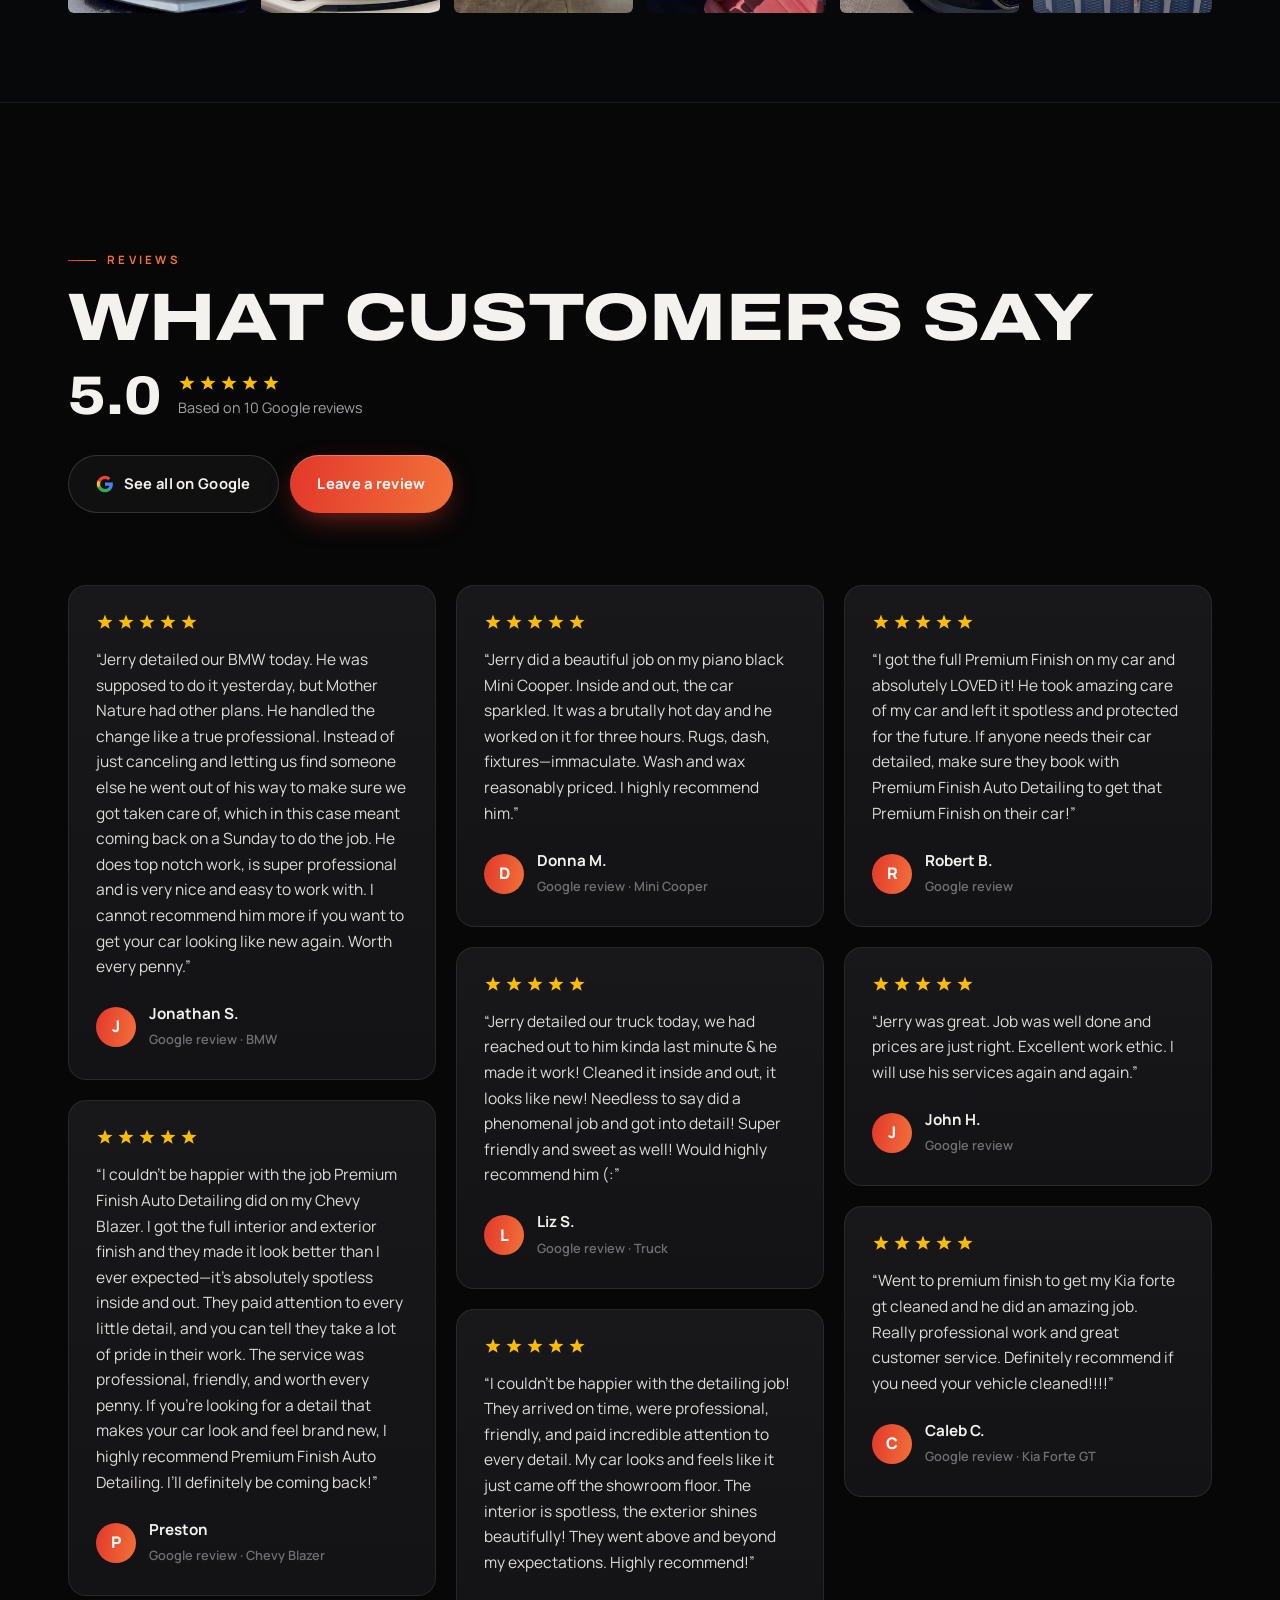
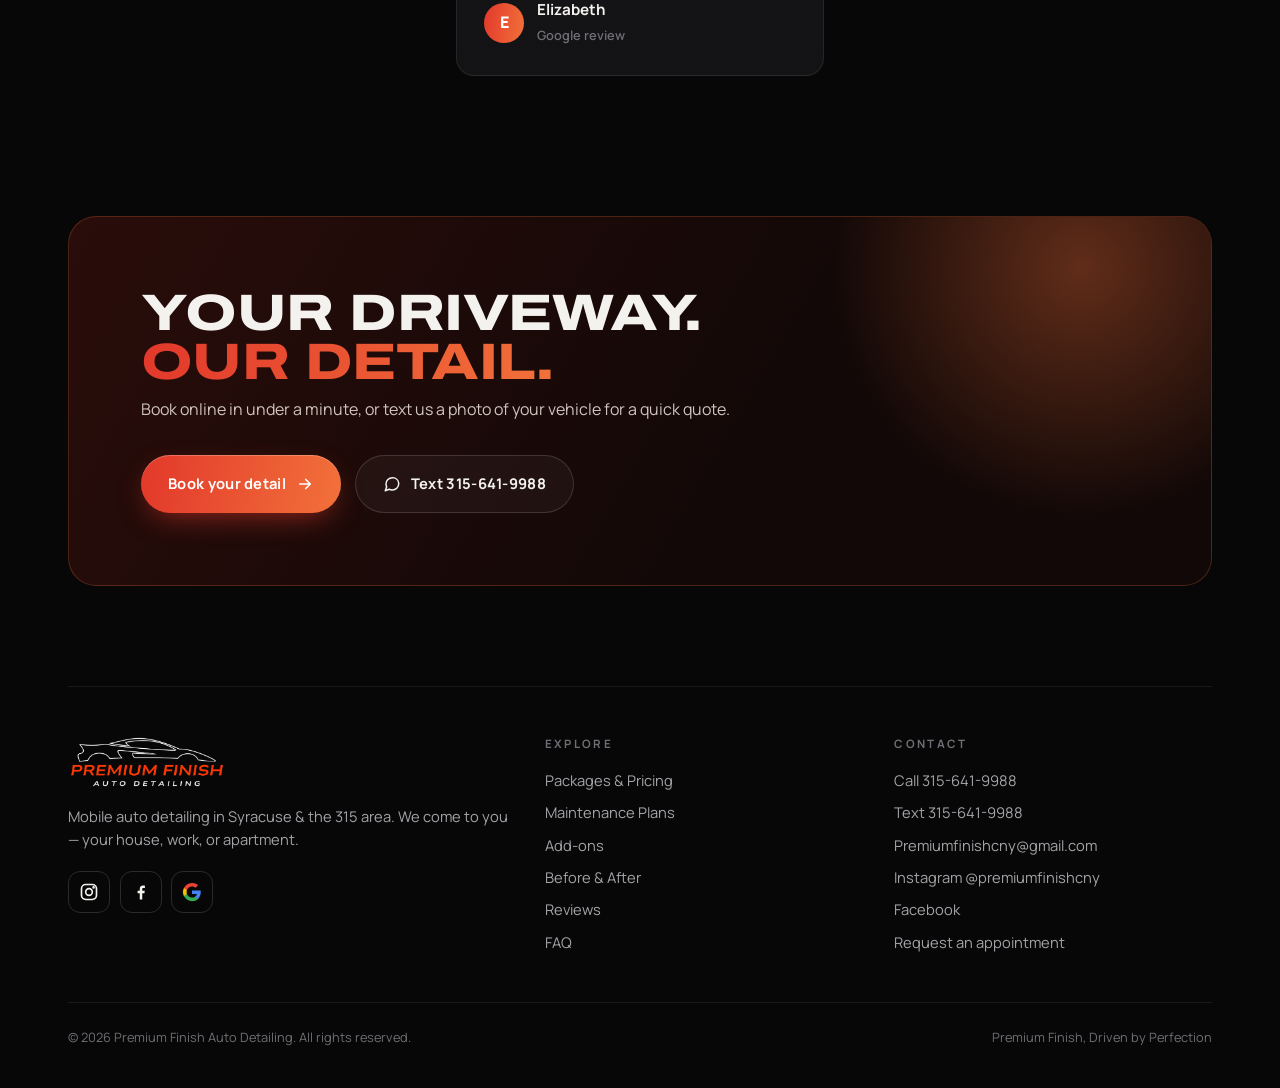
<file: gallery.html>
<!DOCTYPE html>
<html lang="en">
<head>
  <meta charset="UTF-8" />
  <meta name="viewport" content="width=device-width, initial-scale=1.0" />
  <title>Gallery & Reviews · Premium Finish Auto Detailing</title>
  <meta name="description" content="Before and after photos and 5-star Google reviews from Premium Finish mobile detailing customers in Syracuse, NY." />
  <meta name="theme-color" content="#070707" />
  <meta property="og:title" content="Gallery & Reviews · Premium Finish Auto Detailing" />
  <meta property="og:description" content="Before and after photos and 5-star Google reviews from Premium Finish mobile detailing customers in Syracuse, NY." />
  <meta property="og:image" content="images/AFTER-2.jpg" />
  <link rel="icon" href="images/logo.png" />

  <!-- Google Fonts -->
  <link rel="preconnect" href="https://fonts.googleapis.com" />
  <link rel="preconnect" href="https://fonts.gstatic.com" crossorigin />
  <link href="https://fonts.googleapis.com/css2?family=Archivo:wdth,wght@62..125,400..900&family=Manrope:wght@400;500;600;700&display=swap" rel="stylesheet" />

  <link rel="stylesheet" href="css/styles.css?v=202611202057" />
</head>
<body>

  <!-- SVG icon sprite -->
  <svg width="0" height="0" style="position:absolute" aria-hidden="true">
    <symbol id="i-check" viewBox="0 0 24 24" fill="none" stroke="currentColor" stroke-width="2.4" stroke-linecap="round" stroke-linejoin="round"><path d="M5 12.5l4.5 4.5L19 7.5"/></symbol>
    <symbol id="i-phone" viewBox="0 0 24 24" fill="none" stroke="currentColor" stroke-width="2" stroke-linecap="round" stroke-linejoin="round"><path d="M22 16.9v3a2 2 0 0 1-2.2 2 19.8 19.8 0 0 1-8.6-3.1 19.5 19.5 0 0 1-6-6A19.8 19.8 0 0 1 2.1 4.2 2 2 0 0 1 4.1 2h3a2 2 0 0 1 2 1.7c.1.9.4 1.8.7 2.7a2 2 0 0 1-.5 2.1L8 9.8a16 16 0 0 0 6 6l1.3-1.3a2 2 0 0 1 2.1-.4c.9.3 1.8.6 2.7.7a2 2 0 0 1 1.7 2z"/></symbol>
    <symbol id="i-msg" viewBox="0 0 24 24" fill="none" stroke="currentColor" stroke-width="2" stroke-linecap="round" stroke-linejoin="round"><path d="M21 11.5a8.4 8.4 0 0 1-9 8.4 8.6 8.6 0 0 1-3.8-.9L3 21l1.9-5.2a8.4 8.4 0 0 1-.9-3.8 8.5 8.5 0 0 1 8.5-8.5h.5a8.5 8.5 0 0 1 8 8z"/></symbol>
    <symbol id="i-arrow" viewBox="0 0 24 24" fill="none" stroke="currentColor" stroke-width="2.2" stroke-linecap="round" stroke-linejoin="round"><path d="M5 12h14M13 6l6 6-6 6"/></symbol>
    <symbol id="i-pin" viewBox="0 0 24 24" fill="none" stroke="currentColor" stroke-width="2" stroke-linecap="round" stroke-linejoin="round"><path d="M20 10c0 6-8 12-8 12S4 16 4 10a8 8 0 0 1 16 0z"/><circle cx="12" cy="10" r="3"/></symbol>
    <symbol id="i-drop" viewBox="0 0 24 24" fill="none" stroke="currentColor" stroke-width="2" stroke-linecap="round" stroke-linejoin="round"><path d="M12 2.7l5.7 5.7a8 8 0 1 1-11.4 0z"/></symbol>
    <symbol id="i-seat" viewBox="0 0 24 24" fill="none" stroke="currentColor" stroke-width="2" stroke-linecap="round" stroke-linejoin="round"><path d="M7 3h6a2 2 0 0 1 2 2l-1 9H8L6 5a2 2 0 0 1 1-2z"/><path d="M5 14h13a1 1 0 0 1 1 1v2H6a1 1 0 0 1-1-1zM8 17v4M17 17v4"/></symbol>
    <symbol id="i-spark" viewBox="0 0 24 24" fill="none" stroke="currentColor" stroke-width="2" stroke-linecap="round" stroke-linejoin="round"><path d="M12 3l1.9 5.6L19.5 10l-5.6 1.9L12 17.5l-1.9-5.6L4.5 10l5.6-1.4z"/><path d="M19 15l.8 2.2L22 18l-2.2.8L19 21l-.8-2.2L16 18l2.2-.8z"/></symbol>
    <symbol id="i-star" viewBox="0 0 24 24" fill="currentColor"><path d="M12 2l2.6 6.9L22 9.3l-5.7 4.6L18.2 21 12 17l-6.2 4 1.9-7.1L2 9.3l7.4-.4z"/></symbol>
    <symbol id="i-drag" viewBox="0 0 24 24" fill="none" stroke="#fff" stroke-width="2.2" stroke-linecap="round" stroke-linejoin="round"><path d="M9 6l-6 6 6 6M15 6l6 6-6 6"/></symbol>
    <symbol id="i-vac" viewBox="0 0 24 24" fill="none" stroke="currentColor" stroke-width="2" stroke-linecap="round" stroke-linejoin="round"><path d="M3 21h8M7 21v-6a4 4 0 0 1 4-4h2a4 4 0 0 0 4-4V3"/><path d="M14 3h6"/></symbol>
    <symbol id="i-shield" viewBox="0 0 24 24" fill="none" stroke="currentColor" stroke-width="2" stroke-linecap="round" stroke-linejoin="round"><path d="M12 22s8-4 8-10V5l-8-3-8 3v7c0 6 8 10 8 10z"/><path d="M9 12l2 2 4-4"/></symbol>
    <symbol id="i-insta" viewBox="0 0 24 24" fill="none" stroke="currentColor" stroke-width="2" stroke-linecap="round" stroke-linejoin="round"><rect x="3" y="3" width="18" height="18" rx="5"/><circle cx="12" cy="12" r="4"/><circle cx="17.5" cy="6.5" r=".6" fill="currentColor"/></symbol>
    <symbol id="i-fb" viewBox="0 0 24 24" fill="currentColor"><path d="M13.5 21v-7.5h2.6l.4-3h-3V8.6c0-.9.3-1.5 1.6-1.5h1.6V4.4c-.3 0-1.2-.1-2.3-.1-2.3 0-3.9 1.4-3.9 4v2.2H7.9v3h2.6V21z"/></symbol>
    <symbol id="i-google" viewBox="0 0 24 24"><path fill="#4285F4" d="M22.5 12.3c0-.8-.1-1.5-.2-2.2H12v4.2h5.9a5 5 0 0 1-2.2 3.3v2.7h3.5c2-1.9 3.3-4.7 3.3-8z"/><path fill="#34A853" d="M12 23c3 0 5.5-1 7.2-2.7l-3.5-2.7c-1 .7-2.2 1-3.7 1-2.8 0-5.2-1.9-6.1-4.5H2.3v2.8A11 11 0 0 0 12 23z"/><path fill="#FBBC05" d="M5.9 14.1a6.6 6.6 0 0 1 0-4.2V7.1H2.3a11 11 0 0 0 0 9.8z"/><path fill="#EA4335" d="M12 5.4c1.6 0 3 .6 4.2 1.6l3.1-3.1A11 11 0 0 0 2.3 7.1l3.6 2.8C6.8 7.3 9.2 5.4 12 5.4z"/></symbol>
    <symbol id="i-car" viewBox="0 0 24 24" fill="none" stroke="currentColor" stroke-width="2" stroke-linecap="round" stroke-linejoin="round"><path d="M5 17h14M3 13l2-5a2 2 0 0 1 2-1h10a2 2 0 0 1 2 1l2 5v4H3z"/><circle cx="7.5" cy="17" r="1.5"/><circle cx="16.5" cy="17" r="1.5"/></symbol>
    <symbol id="i-bulb" viewBox="0 0 24 24" fill="none" stroke="currentColor" stroke-width="2" stroke-linecap="round" stroke-linejoin="round"><path d="M9 18h6M10 22h4M12 2a7 7 0 0 0-4 12.7V17h8v-2.3A7 7 0 0 0 12 2z"/></symbol>
    <symbol id="i-engine" viewBox="0 0 24 24" fill="none" stroke="currentColor" stroke-width="2" stroke-linecap="round" stroke-linejoin="round"><path d="M4 10h2V7h4V5h4v2h3l2 3h1v6h-1l-2 3H8l-2-3H4z"/></symbol>
  </svg>

  <!-- ============================================================
       NAV — same on every page. If you change it, change it in all 4 pages.
  ============================================================ -->
  <nav class="top" id="topNav">
    <div class="wrap nav-inner">
      <a href="index.html" class="logo" aria-label="Premium Finish Auto Detailing — home">
        <img src="images/logo.png" alt="Premium Finish Auto Detailing"
             onerror="this.style.display='none'; document.getElementById('logoText').style.display='block'">
        <span class="logo-text grad-text" id="logoText">PREMIUM FINISH</span>
      </a>
      <ul class="nav-links">
        <li><a href="services.html">Services</a></li>
        <li><a href="services.html#plans">Plans</a></li>
        <li><a href="gallery.html" class="active" aria-current="page">Gallery</a></li>
        <li><a href="gallery.html#reviews">Reviews</a></li>
        <li><a href="services.html#faq">FAQ</a></li>
      </ul>
      <div class="nav-cta">
        <a class="nav-ig" href="https://www.instagram.com/premiumfinishcny/" target="_blank" rel="noopener" aria-label="Instagram"><svg><use href="#i-insta"/></svg></a>
        <a class="nav-ig" href="https://www.facebook.com/premiumfinishautodetailing" target="_blank" rel="noopener" aria-label="Facebook"><svg><use href="#i-fb"/></svg></a>
        <a class="nav-phone" href="tel:+13156419988"><svg><use href="#i-phone"/></svg>315-641-9988</a>
        <a class="btn btn-primary" href="book.html">Book a Detail</a>
        <button class="burger" id="burger" aria-label="Open menu" aria-expanded="false" aria-controls="mobileMenu">
          <span></span><span></span><span></span>
        </button>
      </div>
    </div>
    <div class="mobile-menu" id="mobileMenu">
      <a href="index.html">Home</a>
      <a href="services.html">Services</a>
      <a href="services.html#plans">Plans</a>
      <a href="gallery.html">Gallery</a>
      <a href="gallery.html#reviews">Reviews</a>
      <a href="services.html#faq">FAQ</a>
      <a class="btn btn-primary" href="book.html">Book a Detail</a>
    </div>
  </nav>


  <!-- PAGE HEADER -->
  <header class="page-hero">
    <div class="hero-grid-bg"></div>
    <div class="wrap">
      <span class="eyebrow in d1">Our Work</span>
      <h1 class="h-display in d2">Gallery &amp;<br><span class="grad-text">reviews.</span></h1>
      <p class="s-lead in d3">Real customer vehicles, detailed on-site — and what those customers said about it.</p>
    </div>
  </header>


  <!-- ============================================================
       RESULTS — BEFORE & AFTER (drag the handle to compare)

       TO CHANGE PHOTOS: replace the BEFORE-x.jpg / AFTER-x.jpg
       filenames below. Copy a whole .compare-card to add more.
  ============================================================ -->
  <section id="results">
    <div class="wrap">
      <div class="s-head split">
        <div>
          <span class="eyebrow r">Real results</span>
          <h2 class="h-display s-title r">Before &amp; After</h2>
          <p class="s-lead r r2">Drag the slider on each photo to see the difference.</p>
        </div>
        <a href="book.html" class="btn btn-ghost r r2">Get results like this <svg class="btn-arrow"><use href="#i-arrow"/></svg></a>
      </div>

      <div class="compare-grid">
        <div class="compare-card r">
          <div class="compare">
            <img src="images/AFTER-1.jpg" alt="Wheel after detailing" loading="lazy">
            <img class="before-img" src="images/BEFORE-1.jpg" alt="Wheel before detailing" loading="lazy">
            <span class="tag b">Before</span><span class="tag a">After</span>
            <input type="range" min="0" max="100" value="50" aria-label="Compare before and after: wheel">
            <div class="compare-line"></div>
            <div class="compare-handle"><svg><use href="#i-drag"/></svg></div>
          </div>
          <div class="compare-cap"><strong>Wheels &amp; Tires</strong><span>Exterior</span></div>
        </div>

        <div class="compare-card r r2">
          <div class="compare">
            <img src="images/AFTER-2.jpg" alt="Front cabin after detailing" loading="lazy">
            <img class="before-img" src="images/BEFORE-2.jpg" alt="Front cabin before detailing" loading="lazy">
            <span class="tag b">Before</span><span class="tag a">After</span>
            <input type="range" min="0" max="100" value="50" aria-label="Compare before and after: front cabin">
            <div class="compare-line"></div>
            <div class="compare-handle"><svg><use href="#i-drag"/></svg></div>
          </div>
          <div class="compare-cap"><strong>Front Cabin</strong><span>Interior</span></div>
        </div>

        <div class="compare-card r r3">
          <div class="compare">
            <img src="images/AFTER-3.jpg" alt="Truck interior after detailing" loading="lazy">
            <img class="before-img" src="images/BEFORE-3.jpg" alt="Truck interior before detailing" loading="lazy">
            <span class="tag b">Before</span><span class="tag a">After</span>
            <input type="range" min="0" max="100" value="50" aria-label="Compare before and after: truck interior">
            <div class="compare-line"></div>
            <div class="compare-handle"><svg><use href="#i-drag"/></svg></div>
          </div>
          <div class="compare-cap"><strong>Truck Interior</strong><span>Interior</span></div>
        </div>

        <div class="compare-card r r4">
          <div class="compare">
            <img src="images/AFTER-4.jpg" alt="Rear seats after detailing" loading="lazy">
            <img class="before-img" src="images/BEFORE-4.jpg" alt="Rear seats before detailing" loading="lazy">
            <span class="tag b">Before</span><span class="tag a">After</span>
            <input type="range" min="0" max="100" value="50" aria-label="Compare before and after: rear seats">
            <div class="compare-line"></div>
            <div class="compare-handle"><svg><use href="#i-drag"/></svg></div>
          </div>
          <div class="compare-cap"><strong>Rear Seats &amp; Floors</strong><span>Interior</span></div>
        </div>
      </div>
    </div>
  </section>

  <!-- ============================================================
       MORE BEFORE & AFTER — side-by-side shots from Instagram
  ============================================================ -->
  <section id="acura">
    <div class="wrap">
      <div class="s-head split">
        <div>
          <span class="eyebrow r">Side by side</span>
          <h2 class="h-display s-title r">Acura, <span class="grad-text">start to finish.</span></h2>
          <p class="s-lead r r2">Same car, same angle — before on the left, after on the right.</p>
        </div>
        <a class="btn btn-ghost r r2" href="https://www.instagram.com/p/DaVojnBlDqR/" target="_blank" rel="noopener"><svg><use href="#i-insta"/></svg>View the post</a>
      </div>
      <div class="ba-grid">
        <figure class="ba-shot r"><img src="images/work/acura-1.jpg" alt="Acura front cabin before and after" loading="lazy"><figcaption>Front cabin</figcaption></figure>
        <figure class="ba-shot r"><img src="images/work/acura-2.jpg" alt="Acura driver side before and after" loading="lazy"><figcaption>Driver side</figcaption></figure>
        <figure class="ba-shot r"><img src="images/work/acura-3.jpg" alt="Acura front end before and after" loading="lazy"><figcaption>Front end</figcaption></figure>
        <figure class="ba-shot r"><img src="images/work/acura-4.jpg" alt="Acura rear before and after" loading="lazy"><figcaption>Rear</figcaption></figure>
        <figure class="ba-shot r"><img src="images/work/acura-5.jpg" alt="Acura cargo area before and after" loading="lazy"><figcaption>Cargo area</figcaption></figure>
      </div>
    </div>
  </section>


  <!-- ============================================================
       RECENT WORK — photos from Instagram. Each opens its post.
       To change one: replace the file in images/work/ (4:5 photos).
  ============================================================ -->
  <section id="work">
    <div class="wrap">
      <div class="s-head split">
        <div>
          <span class="eyebrow r">Recent work</span>
          <h2 class="h-display s-title r">Fresh off <span class="grad-text">the detail.</span></h2>
          <p class="s-lead r r2">Paint corrections, ceramic coatings and full details from our Instagram.</p>
        </div>
        <a class="btn btn-ghost r r2" href="https://www.instagram.com/premiumfinishcny/" target="_blank" rel="noopener"><svg><use href="#i-insta"/></svg>@premiumfinishcny</a>
      </div>
      <div class="work-grid">
        <a class="work-tile r" href="https://www.instagram.com/p/DdJ_2R9FGT7/" target="_blank" rel="noopener">
          <img src="images/work/DdJ_2R9FGT7-1.jpg" alt="Mercedes GL — Paint correction + 5-yr ceramic" loading="lazy">
          <span class="work-cap"><strong>Mercedes GL</strong><small>Paint correction + 5-yr ceramic</small></span>
        </a>
        <a class="work-tile r" href="https://www.instagram.com/reel/DbEAFNbROWI/" target="_blank" rel="noopener">
          <img src="images/work/DbEAFNbROWI-1.jpg" alt="Jeep — 2-step correction + 10-yr ceramic" loading="lazy">
          <span class="work-cap"><strong>Jeep</strong><small>2-step correction + 10-yr ceramic</small></span>
        </a>
        <a class="work-tile r" href="https://www.instagram.com/reel/DaeITM7pt04/" target="_blank" rel="noopener">
          <img src="images/work/DaeITM7pt04-1.jpg" alt="Maserati — Full in and out detail" loading="lazy">
          <span class="work-cap"><strong>Maserati</strong><small>Full in &amp; out detail</small></span>
        </a>
        <a class="work-tile r" href="https://www.instagram.com/p/DbCAFfjFFFf/" target="_blank" rel="noopener">
          <img src="images/work/DbCAFfjFFFf-5.jpg" alt="BMW X3 — Interior detail" loading="lazy">
          <span class="work-cap"><strong>BMW X3</strong><small>Interior detail</small></span>
        </a>
        <a class="work-tile r" href="https://www.instagram.com/reel/DaRtE7xsFdI/" target="_blank" rel="noopener">
          <img src="images/work/DaRtE7xsFdI-1.jpg" alt="Camaro ZL1 — Full Premium Finish" loading="lazy">
          <span class="work-cap"><strong>Camaro ZL1</strong><small>Full Premium Finish</small></span>
        </a>
        <a class="work-tile r" href="https://www.instagram.com/p/DabJ4hHlOxm/" target="_blank" rel="noopener">
          <img src="images/work/DabJ4hHlOxm-2.jpg" alt="Mini Cooper — Clay bar + wax sealant" loading="lazy">
          <span class="work-cap"><strong>Mini Cooper</strong><small>Clay bar + wax sealant</small></span>
        </a>
        <a class="work-tile r" href="https://www.instagram.com/p/DdJ_2R9FGT7/" target="_blank" rel="noopener">
          <img src="images/work/DdJ_2R9FGT7-5.jpg" alt="Mercedes GL — Ceramic-coated gloss" loading="lazy">
          <span class="work-cap"><strong>Mercedes GL</strong><small>Ceramic-coated gloss</small></span>
        </a>
        <a class="work-tile r" href="https://www.instagram.com/p/DbCAFfjFFFf/" target="_blank" rel="noopener">
          <img src="images/work/DbCAFfjFFFf-3.jpg" alt="BMW X3 — Exterior hand wash" loading="lazy">
          <span class="work-cap"><strong>BMW X3</strong><small>Exterior hand wash</small></span>
        </a>
        <a class="work-tile r" href="https://www.instagram.com/p/DabJ4hHlOxm/" target="_blank" rel="noopener">
          <img src="images/work/DabJ4hHlOxm-5.jpg" alt="Mini Cooper — Interior detail" loading="lazy">
          <span class="work-cap"><strong>Mini Cooper</strong><small>Interior detail</small></span>
        </a>
        <a class="work-tile r" href="https://www.instagram.com/p/DbCAFfjFFFf/" target="_blank" rel="noopener">
          <img src="images/work/DbCAFfjFFFf-6.jpg" alt="BMW X3 — Console and trim" loading="lazy">
          <span class="work-cap"><strong>BMW X3</strong><small>Console &amp; trim</small></span>
        </a>
        <a class="work-tile r" href="https://www.instagram.com/p/DdJ_2R9FGT7/" target="_blank" rel="noopener">
          <img src="images/work/DdJ_2R9FGT7-4.jpg" alt="Mercedes GL — Paint correction" loading="lazy">
          <span class="work-cap"><strong>Mercedes GL</strong><small>Paint correction</small></span>
        </a>
        <a class="work-tile r" href="https://www.instagram.com/p/DabJ4hHlOxm/" target="_blank" rel="noopener">
          <img src="images/work/DabJ4hHlOxm-4.jpg" alt="Mini Cooper — Full exterior" loading="lazy">
          <span class="work-cap"><strong>Mini Cooper</strong><small>Full exterior</small></span>
        </a>
      </div>
    </div>
  </section>


  <!-- ============================================================
       INTERIOR FEATURE
  ============================================================ -->
  <section id="interiors">
    <div class="wrap feature">
      <div class="feature-media r">
        <figure><img src="images/inside2.jpg" alt="Clean truck interior with leather seats and steering wheel" loading="lazy"></figure>
        <figure><img src="images/inside.jpg" alt="Spotless center console after interior detail" loading="lazy"></figure>
      </div>
      <div>
        <span class="eyebrow r">The Premium Finish Standard</span>
        <h2 class="h-display s-title r">Interiors that feel new again</h2>
        <p class="s-lead r r2">Your car is where you spend hours every week. We treat it that way — slow, careful work on every surface you touch.</p>
        <ul class="feature-list">
          <li class="r"><span class="fi"><svg><use href="#i-vac"/></svg></span><div><strong>Deep extraction of dirt &amp; debris</strong><span>Carpets, seats, cracks and crevices — vacuumed out completely.</span></div></li>
          <li class="r r2"><span class="fi"><svg><use href="#i-spark"/></svg></span><div><strong>Every surface wiped down</strong><span>Dash, console, door panels and jambs cleaned top to bottom.</span></div></li>
          <li class="r r3"><span class="fi"><svg><use href="#i-shield"/></svg></span><div><strong>Streak-free glass, inside &amp; out</strong><span>Clear windows for a cabin that looks as good as it feels.</span></div></li>
        </ul>
        <a href="book.html" class="btn btn-primary r">Book a Detail <svg class="btn-arrow"><use href="#i-arrow"/></svg></a>
      </div>
    </div>
  </section>

  <!-- ============================================================
       INSTAGRAM
  ============================================================ -->
  <section id="instagram">
    <div class="wrap">
      <div class="ig-head r">
        <a class="ig-profile" href="https://www.instagram.com/premiumfinishcny/" target="_blank" rel="noopener">
          <span class="ig-avatar"><img src="images/logo.png" alt=""></span>
          <span>
            <strong>@premiumfinishcny</strong>
            <span>Premium Finish · Mobile detailing · Syracuse, NY</span>
          </span>
        </a>
        <div class="ig-actions">
          <a class="ig-follow" href="https://www.instagram.com/premiumfinishcny/" target="_blank" rel="noopener"><svg><use href="#i-insta"/></svg>Follow</a>
          <a class="ig-gallery" href="https://www.instagram.com/premiumfinishcny/" target="_blank" rel="noopener">See more on Instagram →</a>
        </div>
      </div>
      <!-- Photo strip. To change a photo, replace images/instagram/ig-1.jpg … ig-6.jpg
           (square photos look best). -->
      <div class="ig-strip r r2">
        <a class="ig-tile" href="https://www.instagram.com/reel/DaRtE7xsFdI/" target="_blank" rel="noopener">
          <img src="images/instagram/ig-1.jpg" alt="Red Camaro ZL1 after a full Premium Finish detail" loading="lazy">
          <span class="ig-hover"><svg><use href="#i-insta"/></svg></span>
        </a>
        <a class="ig-tile" href="https://www.instagram.com/reel/DaeITM7pt04/" target="_blank" rel="noopener">
          <img src="images/instagram/ig-2.jpg" alt="White Maserati after a full inside and out detail" loading="lazy">
          <span class="ig-hover"><svg><use href="#i-insta"/></svg></span>
        </a>
        <a class="ig-tile" href="https://www.instagram.com/p/DdJ_2R9FGT7/" target="_blank" rel="noopener">
          <img src="images/instagram/ig-3.jpg" alt="Black Mercedes GL after paint correction and ceramic coating" loading="lazy">
          <span class="ig-hover"><svg><use href="#i-insta"/></svg></span>
        </a>
        <a class="ig-tile" href="https://www.instagram.com/p/DbCAFfjFFFf/" target="_blank" rel="noopener">
          <img src="images/instagram/ig-4.jpg" alt="BMW X3 red leather interior after detailing" loading="lazy">
          <span class="ig-hover"><svg><use href="#i-insta"/></svg></span>
        </a>
        <a class="ig-tile" href="https://www.instagram.com/p/DabJ4hHlOxm/" target="_blank" rel="noopener">
          <img src="images/instagram/ig-5.jpg" alt="Black Mini Cooper after clay bar and wax sealant" loading="lazy">
          <span class="ig-hover"><svg><use href="#i-insta"/></svg></span>
        </a>
        <a class="ig-tile" href="https://www.instagram.com/reel/DbEAFNbROWI/" target="_blank" rel="noopener">
          <img src="images/instagram/ig-6.jpg" alt="Jeep after 2-step paint correction and 10-year ceramic coating" loading="lazy">
          <span class="ig-hover"><svg><use href="#i-insta"/></svg></span>
        </a>
      </div>
    </div>
  </section>

  <!-- ============================================================
       REVIEWS — real Google Maps reviews (copied word for word).
       To add one: copy a <figure class="review"> block.
  ============================================================ -->
  <section id="reviews">
    <div class="wrap">
      <div class="s-head split">
        <div>
          <span class="eyebrow r">Reviews</span>
          <h2 class="h-display s-title r">What customers say</h2>
          <div class="rating-sum r r2">
            <span class="rating-num">5.0</span>
            <div><div class="rv-stars" aria-label="5 out of 5 stars"><svg><use href="#i-star"/></svg><svg><use href="#i-star"/></svg><svg><use href="#i-star"/></svg><svg><use href="#i-star"/></svg><svg><use href="#i-star"/></svg></div><span>Based on 10 Google reviews</span></div>
          </div>
        </div>
        <div class="rv-actions r r2">
          <a class="btn btn-ghost" href="https://www.google.com/maps/place/?q=place_id:ChIJMW43I-AZ2WYRtVZ7ajFmMa0" target="_blank" rel="noopener"><svg><use href="#i-google"/></svg>See all on Google</a>
          <a class="btn btn-primary" href="https://search.google.com/local/writereview?placeid=ChIJMW43I-AZ2WYRtVZ7ajFmMa0" target="_blank" rel="noopener">Leave a review</a>
        </div>
      </div>
      <div class="reviews-grid">
        <figure class="review r">
          <div class="rv-stars" aria-label="5 out of 5 stars"><svg><use href="#i-star"/></svg><svg><use href="#i-star"/></svg><svg><use href="#i-star"/></svg><svg><use href="#i-star"/></svg><svg><use href="#i-star"/></svg></div>
          <blockquote>“Jerry detailed our BMW today. He was supposed to do it yesterday, but Mother Nature had other plans. He handled the change like a true professional. Instead of just canceling and letting us find someone else he went out of his way to make sure we got taken care of, which in this case meant coming back on a Sunday to do the job. He does top notch work, is super professional and is very nice and easy to work with. I cannot recommend him more if you want to get your car looking like new again. Worth every penny.”</blockquote>
          <figcaption><span class="rv-avatar">J</span><span><strong>Jonathan S.</strong><small>Google review · BMW</small></span></figcaption>
        </figure>
        <figure class="review r r2">
          <div class="rv-stars" aria-label="5 out of 5 stars"><svg><use href="#i-star"/></svg><svg><use href="#i-star"/></svg><svg><use href="#i-star"/></svg><svg><use href="#i-star"/></svg><svg><use href="#i-star"/></svg></div>
          <blockquote>“I couldn’t be happier with the job Premium Finish Auto Detailing did on my Chevy Blazer. I got the full interior and exterior finish and they made it look better than I ever expected—it’s absolutely spotless inside and out. They paid attention to every little detail, and you can tell they take a lot of pride in their work. The service was professional, friendly, and worth every penny. If you’re looking for a detail that makes your car look and feel brand new, I highly recommend Premium Finish Auto Detailing. I’ll definitely be coming back!”</blockquote>
          <figcaption><span class="rv-avatar">P</span><span><strong>Preston</strong><small>Google review · Chevy Blazer</small></span></figcaption>
        </figure>
        <figure class="review r r3">
          <div class="rv-stars" aria-label="5 out of 5 stars"><svg><use href="#i-star"/></svg><svg><use href="#i-star"/></svg><svg><use href="#i-star"/></svg><svg><use href="#i-star"/></svg><svg><use href="#i-star"/></svg></div>
          <blockquote>“Jerry did a beautiful job on my piano black Mini Cooper. Inside and out, the car sparkled. It was a brutally hot day and he worked on it for three hours. Rugs, dash, fixtures—immaculate. Wash and wax reasonably priced. I highly recommend him.”</blockquote>
          <figcaption><span class="rv-avatar">D</span><span><strong>Donna M.</strong><small>Google review · Mini Cooper</small></span></figcaption>
        </figure>
        <figure class="review r">
          <div class="rv-stars" aria-label="5 out of 5 stars"><svg><use href="#i-star"/></svg><svg><use href="#i-star"/></svg><svg><use href="#i-star"/></svg><svg><use href="#i-star"/></svg><svg><use href="#i-star"/></svg></div>
          <blockquote>“Jerry detailed our truck today, we had reached out to him kinda last minute &amp; he made it work! Cleaned it inside and out, it looks like new! Needless to say did a phenomenal job and got into detail! Super friendly and sweet as well! Would highly recommend him (:”</blockquote>
          <figcaption><span class="rv-avatar">L</span><span><strong>Liz S.</strong><small>Google review · Truck</small></span></figcaption>
        </figure>
        <figure class="review r r2">
          <div class="rv-stars" aria-label="5 out of 5 stars"><svg><use href="#i-star"/></svg><svg><use href="#i-star"/></svg><svg><use href="#i-star"/></svg><svg><use href="#i-star"/></svg><svg><use href="#i-star"/></svg></div>
          <blockquote>“I couldn’t be happier with the detailing job! They arrived on time, were professional, friendly, and paid incredible attention to every detail. My car looks and feels like it just came off the showroom floor. The interior is spotless, the exterior shines beautifully! They went above and beyond my expectations. Highly recommend!”</blockquote>
          <figcaption><span class="rv-avatar">E</span><span><strong>Elizabeth</strong><small>Google review</small></span></figcaption>
        </figure>
        <figure class="review r r3">
          <div class="rv-stars" aria-label="5 out of 5 stars"><svg><use href="#i-star"/></svg><svg><use href="#i-star"/></svg><svg><use href="#i-star"/></svg><svg><use href="#i-star"/></svg><svg><use href="#i-star"/></svg></div>
          <blockquote>“I got the full Premium Finish on my car and absolutely LOVED it! He took amazing care of my car and left it spotless and protected for the future. If anyone needs their car detailed, make sure they book with Premium Finish Auto Detailing to get that Premium Finish on their car!”</blockquote>
          <figcaption><span class="rv-avatar">R</span><span><strong>Robert B.</strong><small>Google review</small></span></figcaption>
        </figure>
        <figure class="review r">
          <div class="rv-stars" aria-label="5 out of 5 stars"><svg><use href="#i-star"/></svg><svg><use href="#i-star"/></svg><svg><use href="#i-star"/></svg><svg><use href="#i-star"/></svg><svg><use href="#i-star"/></svg></div>
          <blockquote>“Jerry was great. Job was well done and prices are just right. Excellent work ethic. I will use his services again and again.”</blockquote>
          <figcaption><span class="rv-avatar">J</span><span><strong>John H.</strong><small>Google review</small></span></figcaption>
        </figure>
        <figure class="review r r2">
          <div class="rv-stars" aria-label="5 out of 5 stars"><svg><use href="#i-star"/></svg><svg><use href="#i-star"/></svg><svg><use href="#i-star"/></svg><svg><use href="#i-star"/></svg><svg><use href="#i-star"/></svg></div>
          <blockquote>“Went to premium finish to get my Kia forte gt cleaned and he did an amazing job. Really professional work and great customer service. Definitely recommend if you need your vehicle cleaned!!!!”</blockquote>
          <figcaption><span class="rv-avatar">C</span><span><strong>Caleb C.</strong><small>Google review · Kia Forte GT</small></span></figcaption>
        </figure>
      </div>
    </div>
  </section>

  <!-- ============================================================
       FOOTER — same on every page.
  ============================================================ -->
  <footer>
    <div class="wrap">
      <div class="cta-band r">
        <div>
          <h2 class="h-display">Your driveway.<br><span class="grad-text">Our detail.</span></h2>
          <p>Book online in under a minute, or text us a photo of your vehicle for a quick quote.</p>
        </div>
        <div class="hero-ctas">
          <a href="book.html" class="btn btn-primary">Book your detail <svg class="btn-arrow"><use href="#i-arrow"/></svg></a>
          <a href="sms:+13156419988" class="btn btn-ghost"><svg><use href="#i-msg"/></svg>Text 315-641-9988</a>
        </div>
      </div>

      <div class="foot">
        <div>
          <img src="images/logo.png" alt="Premium Finish Auto Detailing">
          <p>Mobile auto detailing in Syracuse &amp; the 315 area. We come to you — your house, work, or apartment.</p>
          <div class="foot-social">
            <a href="https://www.instagram.com/premiumfinishcny/" target="_blank" rel="noopener" aria-label="Instagram"><svg><use href="#i-insta"/></svg></a>
            <a href="https://www.facebook.com/premiumfinishautodetailing" target="_blank" rel="noopener" aria-label="Facebook"><svg><use href="#i-fb"/></svg></a>
            <a href="https://www.google.com/maps/place/?q=place_id:ChIJMW43I-AZ2WYRtVZ7ajFmMa0" target="_blank" rel="noopener" aria-label="Google reviews"><svg><use href="#i-google"/></svg></a>
          </div>
        </div>
        <div>
          <h4>Explore</h4>
          <ul>
            <li><a href="services.html">Packages &amp; Pricing</a></li>
            <li><a href="services.html#plans">Maintenance Plans</a></li>
            <li><a href="services.html#addons">Add-ons</a></li>
            <li><a href="gallery.html">Before &amp; After</a></li>
            <li><a href="gallery.html#reviews">Reviews</a></li>
            <li><a href="services.html#faq">FAQ</a></li>
          </ul>
        </div>
        <div>
          <h4>Contact</h4>
          <ul>
            <li><a href="tel:+13156419988">Call 315-641-9988</a></li>
            <li><a href="sms:+13156419988">Text 315-641-9988</a></li>
            <li><a href="mailto:Premiumfinishcny@gmail.com">Premiumfinishcny@gmail.com</a></li>
            <li><a href="https://www.instagram.com/premiumfinishcny/" target="_blank" rel="noopener">Instagram @premiumfinishcny</a></li>
            <li><a href="https://www.facebook.com/premiumfinishautodetailing" target="_blank" rel="noopener">Facebook</a></li>
            <li><a href="book.html">Request an appointment</a></li>
          </ul>
        </div>
      </div>
      <div class="f-copy">
        <span>© <span id="yr">2026</span> Premium Finish Auto Detailing. All rights reserved.</span>
        <span>Premium Finish, Driven by Perfection</span>
      </div>
    </div>
  </footer>

  <!-- sticky mobile actions -->
  <div class="mobile-bar" id="mobileBar">
    <a class="btn btn-ghost" href="tel:+13156419988"><svg><use href="#i-phone"/></svg>Call</a>
    <a class="btn btn-ghost" href="sms:+13156419988"><svg><use href="#i-msg"/></svg>Text</a>
    <a class="btn btn-primary" href="book.html">Book</a>
  </div>


  <script src="js/main.js?v=202611202057"></script>

</body>
</html>
</file>
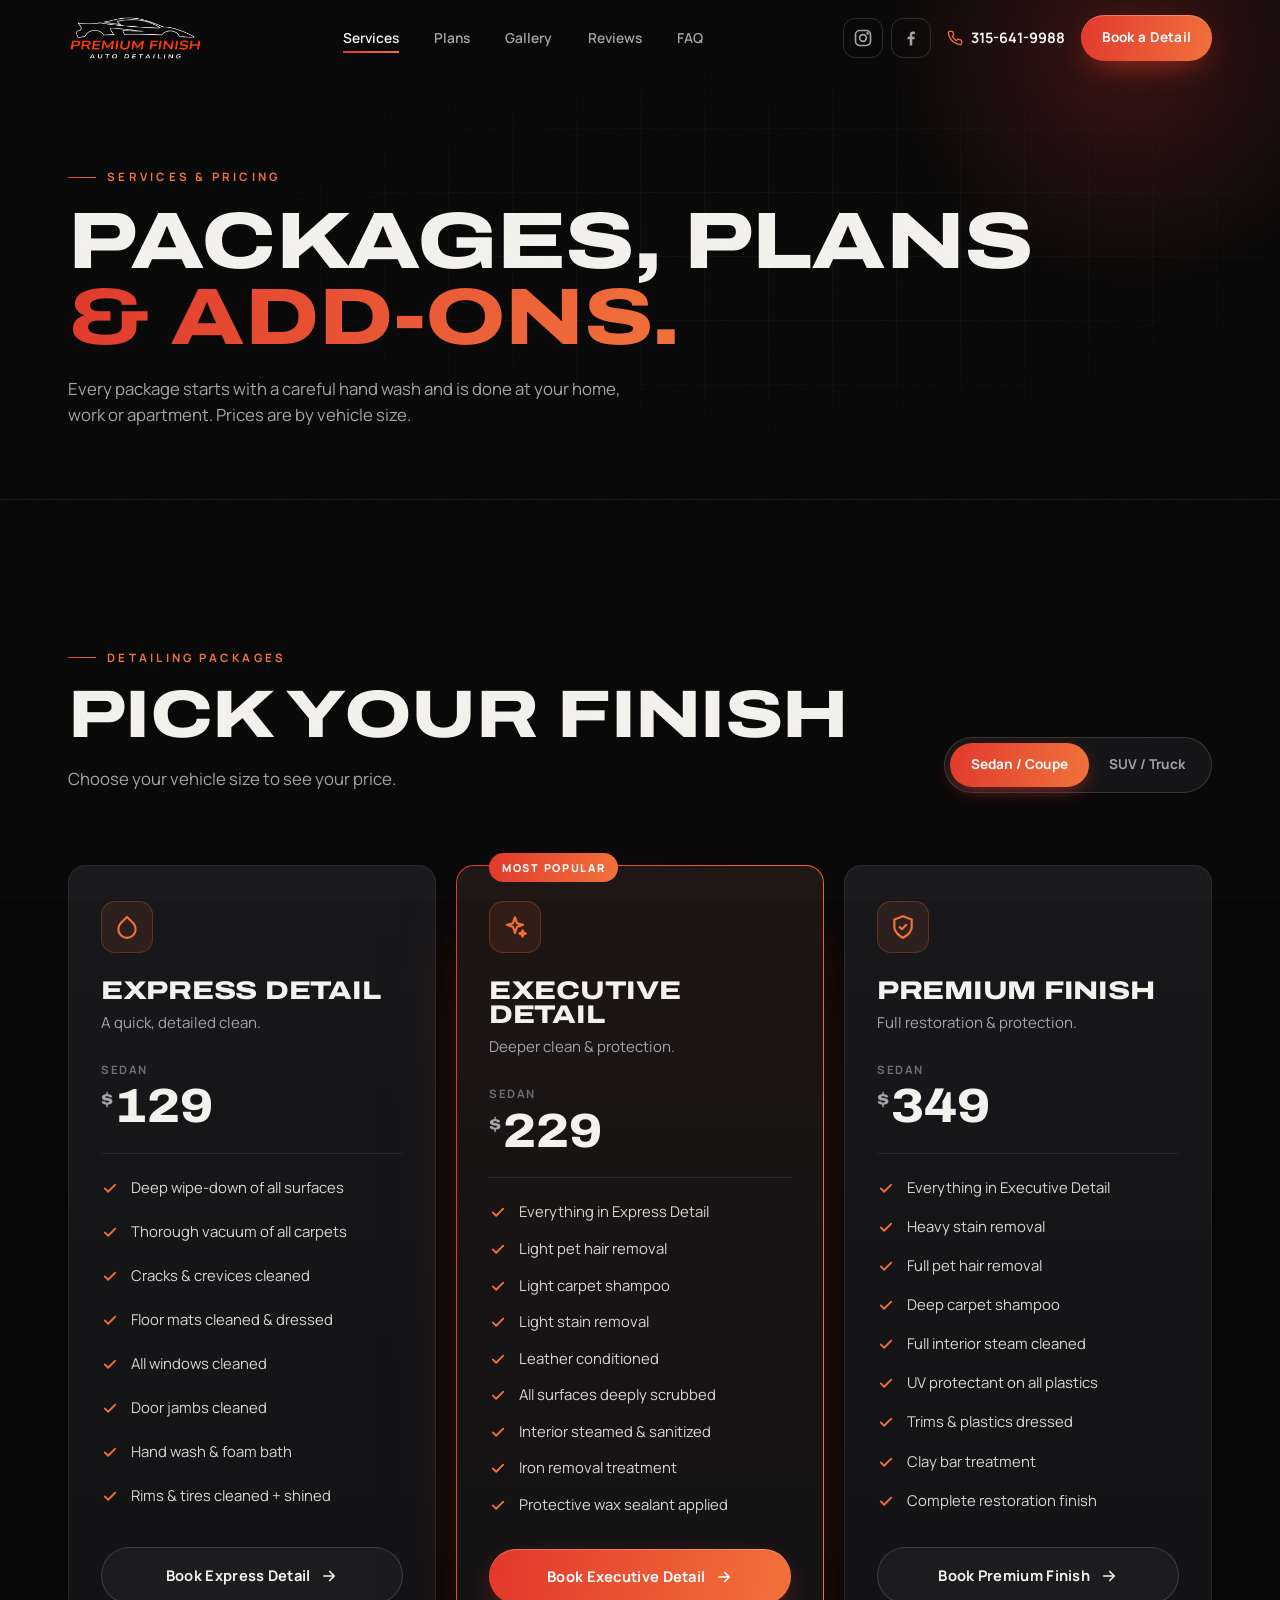
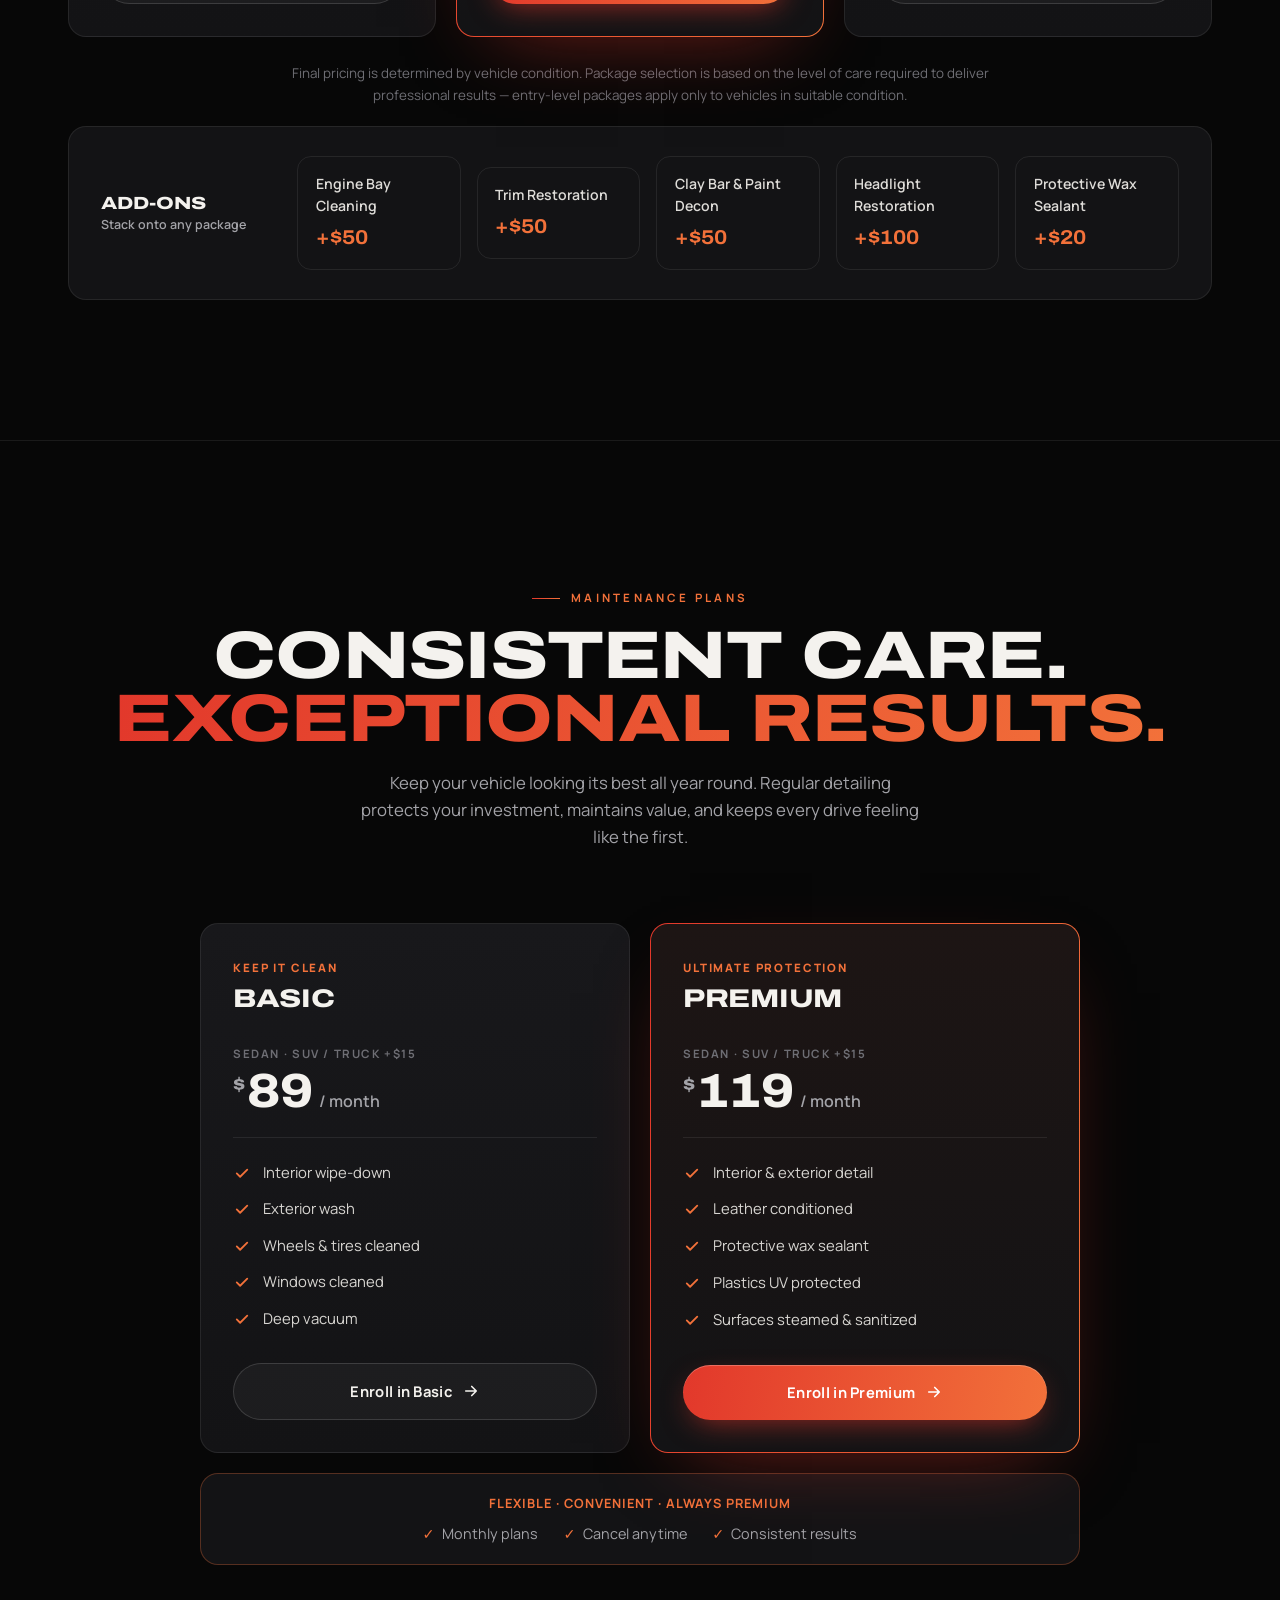
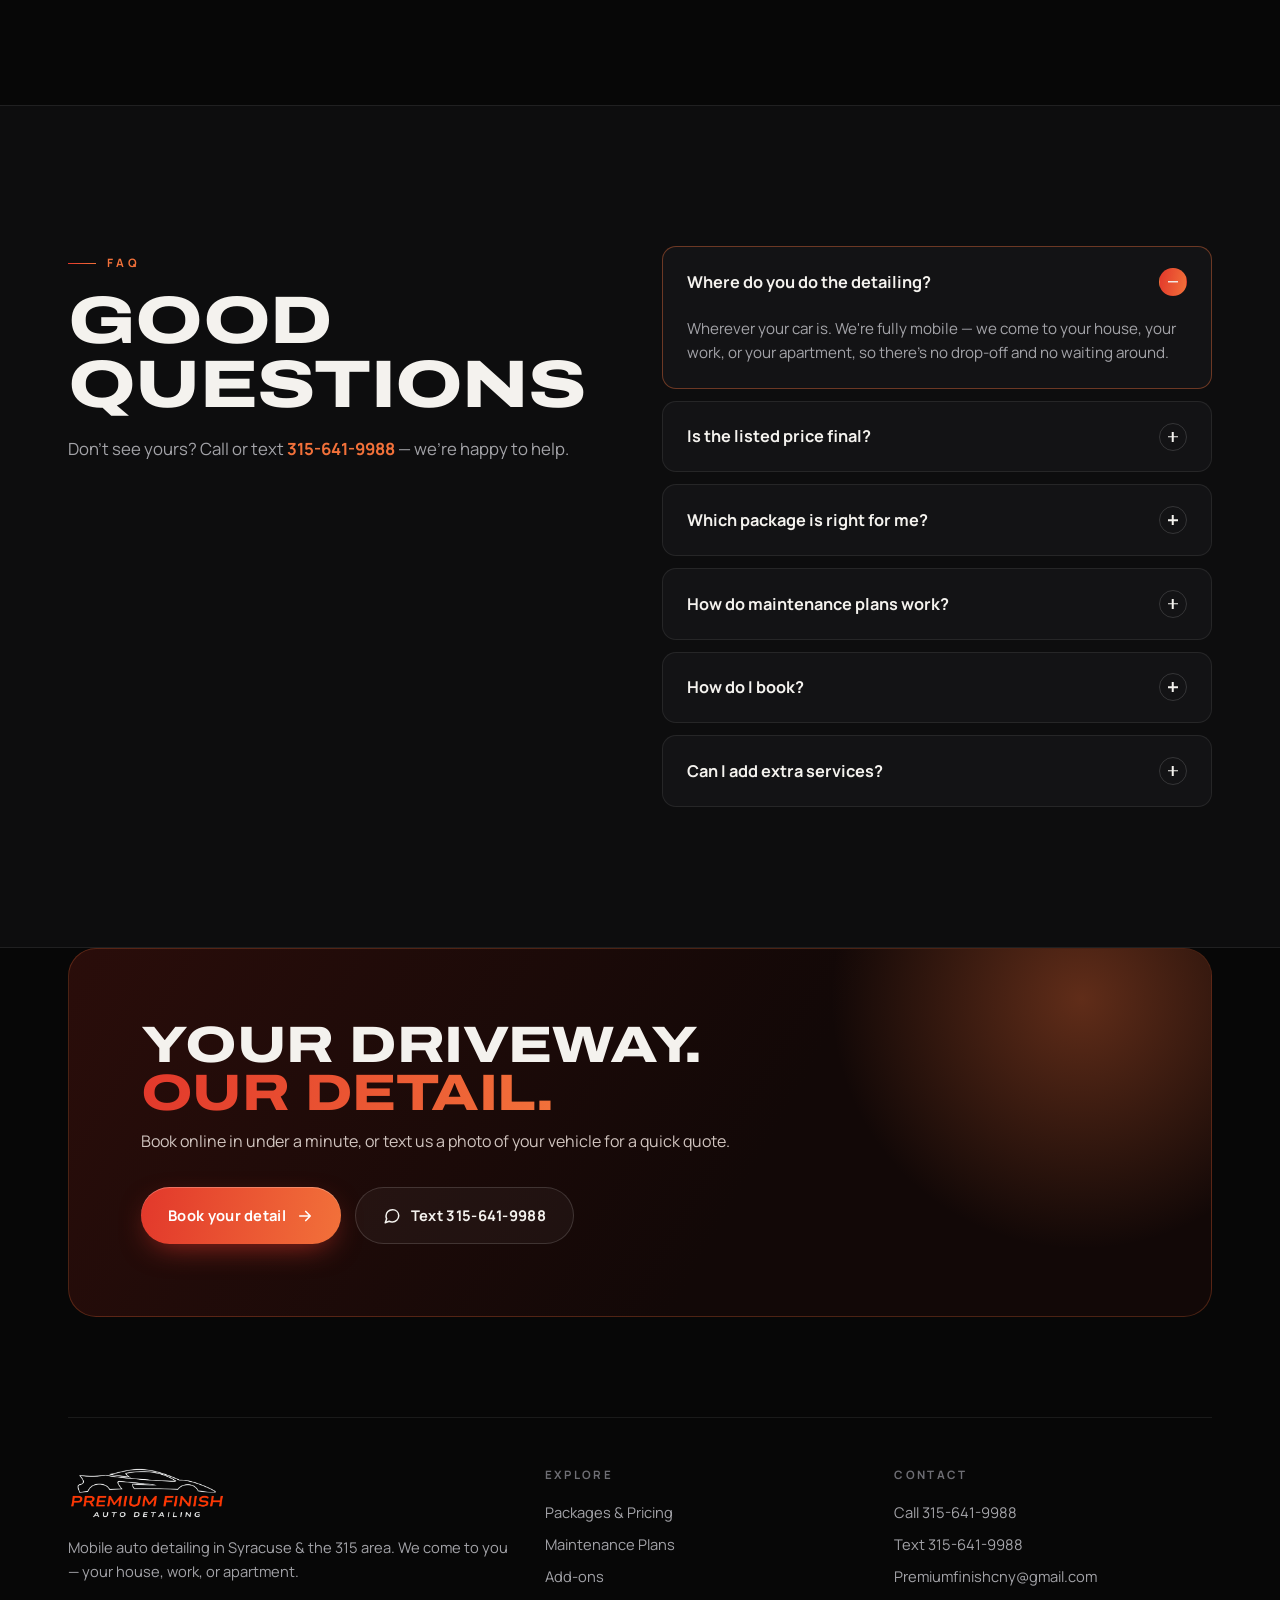
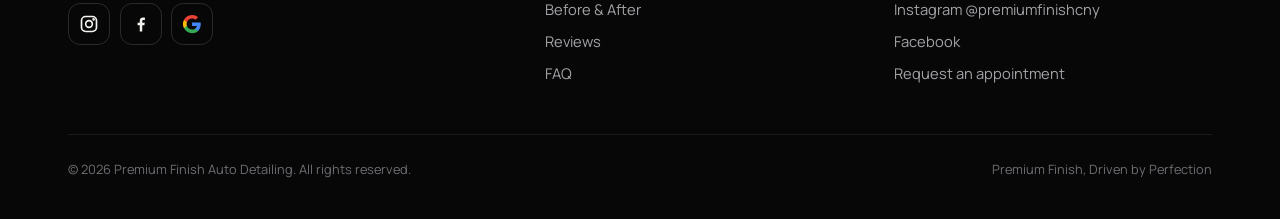
<file: services.html>
<!DOCTYPE html>
<html lang="en">
<head>
  <meta charset="UTF-8" />
  <meta name="viewport" content="width=device-width, initial-scale=1.0" />
  <title>Services & Pricing · Premium Finish Auto Detailing</title>
  <meta name="description" content="Express, Executive and Premium Finish detail packages, monthly maintenance plans and add-ons. Mobile detailing in Syracuse, NY." />
  <meta name="theme-color" content="#070707" />
  <meta property="og:title" content="Services & Pricing · Premium Finish Auto Detailing" />
  <meta property="og:description" content="Express, Executive and Premium Finish detail packages, monthly maintenance plans and add-ons. Mobile detailing in Syracuse, NY." />
  <meta property="og:image" content="images/AFTER-2.jpg" />
  <link rel="icon" href="images/logo.png" />

  <!-- Google Fonts -->
  <link rel="preconnect" href="https://fonts.googleapis.com" />
  <link rel="preconnect" href="https://fonts.gstatic.com" crossorigin />
  <link href="https://fonts.googleapis.com/css2?family=Archivo:wdth,wght@62..125,400..900&family=Manrope:wght@400;500;600;700&display=swap" rel="stylesheet" />

  <link rel="stylesheet" href="css/styles.css?v=202611202057" />
</head>
<body>

  <!-- SVG icon sprite -->
  <svg width="0" height="0" style="position:absolute" aria-hidden="true">
    <symbol id="i-check" viewBox="0 0 24 24" fill="none" stroke="currentColor" stroke-width="2.4" stroke-linecap="round" stroke-linejoin="round"><path d="M5 12.5l4.5 4.5L19 7.5"/></symbol>
    <symbol id="i-phone" viewBox="0 0 24 24" fill="none" stroke="currentColor" stroke-width="2" stroke-linecap="round" stroke-linejoin="round"><path d="M22 16.9v3a2 2 0 0 1-2.2 2 19.8 19.8 0 0 1-8.6-3.1 19.5 19.5 0 0 1-6-6A19.8 19.8 0 0 1 2.1 4.2 2 2 0 0 1 4.1 2h3a2 2 0 0 1 2 1.7c.1.9.4 1.8.7 2.7a2 2 0 0 1-.5 2.1L8 9.8a16 16 0 0 0 6 6l1.3-1.3a2 2 0 0 1 2.1-.4c.9.3 1.8.6 2.7.7a2 2 0 0 1 1.7 2z"/></symbol>
    <symbol id="i-msg" viewBox="0 0 24 24" fill="none" stroke="currentColor" stroke-width="2" stroke-linecap="round" stroke-linejoin="round"><path d="M21 11.5a8.4 8.4 0 0 1-9 8.4 8.6 8.6 0 0 1-3.8-.9L3 21l1.9-5.2a8.4 8.4 0 0 1-.9-3.8 8.5 8.5 0 0 1 8.5-8.5h.5a8.5 8.5 0 0 1 8 8z"/></symbol>
    <symbol id="i-arrow" viewBox="0 0 24 24" fill="none" stroke="currentColor" stroke-width="2.2" stroke-linecap="round" stroke-linejoin="round"><path d="M5 12h14M13 6l6 6-6 6"/></symbol>
    <symbol id="i-pin" viewBox="0 0 24 24" fill="none" stroke="currentColor" stroke-width="2" stroke-linecap="round" stroke-linejoin="round"><path d="M20 10c0 6-8 12-8 12S4 16 4 10a8 8 0 0 1 16 0z"/><circle cx="12" cy="10" r="3"/></symbol>
    <symbol id="i-drop" viewBox="0 0 24 24" fill="none" stroke="currentColor" stroke-width="2" stroke-linecap="round" stroke-linejoin="round"><path d="M12 2.7l5.7 5.7a8 8 0 1 1-11.4 0z"/></symbol>
    <symbol id="i-seat" viewBox="0 0 24 24" fill="none" stroke="currentColor" stroke-width="2" stroke-linecap="round" stroke-linejoin="round"><path d="M7 3h6a2 2 0 0 1 2 2l-1 9H8L6 5a2 2 0 0 1 1-2z"/><path d="M5 14h13a1 1 0 0 1 1 1v2H6a1 1 0 0 1-1-1zM8 17v4M17 17v4"/></symbol>
    <symbol id="i-spark" viewBox="0 0 24 24" fill="none" stroke="currentColor" stroke-width="2" stroke-linecap="round" stroke-linejoin="round"><path d="M12 3l1.9 5.6L19.5 10l-5.6 1.9L12 17.5l-1.9-5.6L4.5 10l5.6-1.4z"/><path d="M19 15l.8 2.2L22 18l-2.2.8L19 21l-.8-2.2L16 18l2.2-.8z"/></symbol>
    <symbol id="i-star" viewBox="0 0 24 24" fill="currentColor"><path d="M12 2l2.6 6.9L22 9.3l-5.7 4.6L18.2 21 12 17l-6.2 4 1.9-7.1L2 9.3l7.4-.4z"/></symbol>
    <symbol id="i-drag" viewBox="0 0 24 24" fill="none" stroke="#fff" stroke-width="2.2" stroke-linecap="round" stroke-linejoin="round"><path d="M9 6l-6 6 6 6M15 6l6 6-6 6"/></symbol>
    <symbol id="i-vac" viewBox="0 0 24 24" fill="none" stroke="currentColor" stroke-width="2" stroke-linecap="round" stroke-linejoin="round"><path d="M3 21h8M7 21v-6a4 4 0 0 1 4-4h2a4 4 0 0 0 4-4V3"/><path d="M14 3h6"/></symbol>
    <symbol id="i-shield" viewBox="0 0 24 24" fill="none" stroke="currentColor" stroke-width="2" stroke-linecap="round" stroke-linejoin="round"><path d="M12 22s8-4 8-10V5l-8-3-8 3v7c0 6 8 10 8 10z"/><path d="M9 12l2 2 4-4"/></symbol>
    <symbol id="i-insta" viewBox="0 0 24 24" fill="none" stroke="currentColor" stroke-width="2" stroke-linecap="round" stroke-linejoin="round"><rect x="3" y="3" width="18" height="18" rx="5"/><circle cx="12" cy="12" r="4"/><circle cx="17.5" cy="6.5" r=".6" fill="currentColor"/></symbol>
    <symbol id="i-fb" viewBox="0 0 24 24" fill="currentColor"><path d="M13.5 21v-7.5h2.6l.4-3h-3V8.6c0-.9.3-1.5 1.6-1.5h1.6V4.4c-.3 0-1.2-.1-2.3-.1-2.3 0-3.9 1.4-3.9 4v2.2H7.9v3h2.6V21z"/></symbol>
    <symbol id="i-google" viewBox="0 0 24 24"><path fill="#4285F4" d="M22.5 12.3c0-.8-.1-1.5-.2-2.2H12v4.2h5.9a5 5 0 0 1-2.2 3.3v2.7h3.5c2-1.9 3.3-4.7 3.3-8z"/><path fill="#34A853" d="M12 23c3 0 5.5-1 7.2-2.7l-3.5-2.7c-1 .7-2.2 1-3.7 1-2.8 0-5.2-1.9-6.1-4.5H2.3v2.8A11 11 0 0 0 12 23z"/><path fill="#FBBC05" d="M5.9 14.1a6.6 6.6 0 0 1 0-4.2V7.1H2.3a11 11 0 0 0 0 9.8z"/><path fill="#EA4335" d="M12 5.4c1.6 0 3 .6 4.2 1.6l3.1-3.1A11 11 0 0 0 2.3 7.1l3.6 2.8C6.8 7.3 9.2 5.4 12 5.4z"/></symbol>
    <symbol id="i-car" viewBox="0 0 24 24" fill="none" stroke="currentColor" stroke-width="2" stroke-linecap="round" stroke-linejoin="round"><path d="M5 17h14M3 13l2-5a2 2 0 0 1 2-1h10a2 2 0 0 1 2 1l2 5v4H3z"/><circle cx="7.5" cy="17" r="1.5"/><circle cx="16.5" cy="17" r="1.5"/></symbol>
    <symbol id="i-bulb" viewBox="0 0 24 24" fill="none" stroke="currentColor" stroke-width="2" stroke-linecap="round" stroke-linejoin="round"><path d="M9 18h6M10 22h4M12 2a7 7 0 0 0-4 12.7V17h8v-2.3A7 7 0 0 0 12 2z"/></symbol>
    <symbol id="i-engine" viewBox="0 0 24 24" fill="none" stroke="currentColor" stroke-width="2" stroke-linecap="round" stroke-linejoin="round"><path d="M4 10h2V7h4V5h4v2h3l2 3h1v6h-1l-2 3H8l-2-3H4z"/></symbol>
  </svg>

  <!-- ============================================================
       NAV — same on every page. If you change it, change it in all 4 pages.
  ============================================================ -->
  <nav class="top" id="topNav">
    <div class="wrap nav-inner">
      <a href="index.html" class="logo" aria-label="Premium Finish Auto Detailing — home">
        <img src="images/logo.png" alt="Premium Finish Auto Detailing"
             onerror="this.style.display='none'; document.getElementById('logoText').style.display='block'">
        <span class="logo-text grad-text" id="logoText">PREMIUM FINISH</span>
      </a>
      <ul class="nav-links">
        <li><a href="services.html" class="active" aria-current="page">Services</a></li>
        <li><a href="services.html#plans">Plans</a></li>
        <li><a href="gallery.html">Gallery</a></li>
        <li><a href="gallery.html#reviews">Reviews</a></li>
        <li><a href="services.html#faq">FAQ</a></li>
      </ul>
      <div class="nav-cta">
        <a class="nav-ig" href="https://www.instagram.com/premiumfinishcny/" target="_blank" rel="noopener" aria-label="Instagram"><svg><use href="#i-insta"/></svg></a>
        <a class="nav-ig" href="https://www.facebook.com/premiumfinishautodetailing" target="_blank" rel="noopener" aria-label="Facebook"><svg><use href="#i-fb"/></svg></a>
        <a class="nav-phone" href="tel:+13156419988"><svg><use href="#i-phone"/></svg>315-641-9988</a>
        <a class="btn btn-primary" href="book.html">Book a Detail</a>
        <button class="burger" id="burger" aria-label="Open menu" aria-expanded="false" aria-controls="mobileMenu">
          <span></span><span></span><span></span>
        </button>
      </div>
    </div>
    <div class="mobile-menu" id="mobileMenu">
      <a href="index.html">Home</a>
      <a href="services.html">Services</a>
      <a href="services.html#plans">Plans</a>
      <a href="gallery.html">Gallery</a>
      <a href="gallery.html#reviews">Reviews</a>
      <a href="services.html#faq">FAQ</a>
      <a class="btn btn-primary" href="book.html">Book a Detail</a>
    </div>
  </nav>


  <!-- PAGE HEADER -->
  <header class="page-hero">
    <div class="hero-grid-bg"></div>
    <div class="wrap">
      <span class="eyebrow in d1">Services &amp; Pricing</span>
      <h1 class="h-display in d2">Packages, plans<br><span class="grad-text">&amp; add-ons.</span></h1>
      <p class="s-lead in d3">Every package starts with a careful hand wash and is done at your home, work or apartment. Prices are by vehicle size.</p>
    </div>
  </header>


  <!-- ============================================================
       SERVICES
       Prices live in the data-sedan / data-suv attributes below.
  ============================================================ -->
  <section id="services">
    <div class="wrap">
      <div class="s-head split">
        <div>
          <span class="eyebrow r">Detailing packages</span>
          <h2 class="h-display s-title r">Pick your finish</h2>
          <p class="s-lead r r2">Choose your vehicle size to see your price.</p>
        </div>
        <div class="veh-toggle r r2" role="group" aria-label="Vehicle size" id="vehToggle">
          <span class="veh-pill" id="vehPill"></span>
          <button type="button" aria-pressed="true" data-veh="sedan">Sedan / Coupe</button>
          <button type="button" aria-pressed="false" data-veh="suv">SUV / Truck</button>
        </div>
      </div>

      <div class="services-grid">

        <article class="svc r">
          <div class="svc-icon"><svg><use href="#i-drop"/></svg></div>
          <h3 class="h-display svc-name">Express Detail</h3>
          <p class="svc-desc">A quick, detailed clean.</p>
          <div class="svc-price">
            <small class="amt-label" data-sedan="Sedan" data-suv="SUV / Truck">Sedan</small>
            <div class="amt"><sup>$</sup><span class="amt-num" data-sedan="129" data-suv="159">129</span></div>
          </div>
          <ul class="svc-list">
            <li><svg><use href="#i-check"/></svg>Deep wipe-down of all surfaces</li>
            <li><svg><use href="#i-check"/></svg>Thorough vacuum of all carpets</li>
            <li><svg><use href="#i-check"/></svg>Cracks &amp; crevices cleaned</li>
            <li><svg><use href="#i-check"/></svg>Floor mats cleaned &amp; dressed</li>
            <li><svg><use href="#i-check"/></svg>All windows cleaned</li>
            <li><svg><use href="#i-check"/></svg>Door jambs cleaned</li>
            <li><svg><use href="#i-check"/></svg>Hand wash &amp; foam bath</li>
            <li><svg><use href="#i-check"/></svg>Rims &amp; tires cleaned + shined</li>
          </ul>
          <a class="btn btn-ghost" href="book.html?pkg=express" data-book="express">Book Express Detail <svg class="btn-arrow"><use href="#i-arrow"/></svg></a>
        </article>
        <article class="svc featured r r2">
          <span class="svc-tag">Most Popular</span>
          <div class="svc-icon"><svg><use href="#i-spark"/></svg></div>
          <h3 class="h-display svc-name">Executive Detail</h3>
          <p class="svc-desc">Deeper clean &amp; protection.</p>
          <div class="svc-price">
            <small class="amt-label" data-sedan="Sedan" data-suv="SUV / Truck">Sedan</small>
            <div class="amt"><sup>$</sup><span class="amt-num" data-sedan="229" data-suv="259">229</span></div>
          </div>
          <ul class="svc-list">
            <li><svg><use href="#i-check"/></svg>Everything in Express Detail</li>
            <li><svg><use href="#i-check"/></svg>Light pet hair removal</li>
            <li><svg><use href="#i-check"/></svg>Light carpet shampoo</li>
            <li><svg><use href="#i-check"/></svg>Light stain removal</li>
            <li><svg><use href="#i-check"/></svg>Leather conditioned</li>
            <li><svg><use href="#i-check"/></svg>All surfaces deeply scrubbed</li>
            <li><svg><use href="#i-check"/></svg>Interior steamed &amp; sanitized</li>
            <li><svg><use href="#i-check"/></svg>Iron removal treatment</li>
            <li><svg><use href="#i-check"/></svg>Protective wax sealant applied</li>
          </ul>
          <a class="btn btn-primary" href="book.html?pkg=exec" data-book="exec">Book Executive Detail <svg class="btn-arrow"><use href="#i-arrow"/></svg></a>
        </article>
        <article class="svc r r3">
          <div class="svc-icon"><svg><use href="#i-shield"/></svg></div>
          <h3 class="h-display svc-name">Premium Finish</h3>
          <p class="svc-desc">Full restoration &amp; protection.</p>
          <div class="svc-price">
            <small class="amt-label" data-sedan="Sedan" data-suv="SUV / Truck">Sedan</small>
            <div class="amt"><sup>$</sup><span class="amt-num" data-sedan="349" data-suv="379">349</span></div>
          </div>
          <ul class="svc-list">
            <li><svg><use href="#i-check"/></svg>Everything in Executive Detail</li>
            <li><svg><use href="#i-check"/></svg>Heavy stain removal</li>
            <li><svg><use href="#i-check"/></svg>Full pet hair removal</li>
            <li><svg><use href="#i-check"/></svg>Deep carpet shampoo</li>
            <li><svg><use href="#i-check"/></svg>Full interior steam cleaned</li>
            <li><svg><use href="#i-check"/></svg>UV protectant on all plastics</li>
            <li><svg><use href="#i-check"/></svg>Trims &amp; plastics dressed</li>
            <li><svg><use href="#i-check"/></svg>Clay bar treatment</li>
            <li><svg><use href="#i-check"/></svg>Complete restoration finish</li>
          </ul>
          <a class="btn btn-ghost" href="book.html?pkg=prem" data-book="prem">Book Premium Finish <svg class="btn-arrow"><use href="#i-arrow"/></svg></a>
        </article>

      </div>

      <p class="price-note r">Final pricing is determined by vehicle condition. Package selection is based on the level of care required to deliver professional results — entry-level packages apply only to vehicles in suitable condition.</p>

      <div class="addons r" id="addons">
        <div class="addons-label">Add-ons<small>Stack onto any package</small></div>
        <div class="addon"><span>Engine Bay Cleaning</span><strong>+$50</strong></div>
        <div class="addon"><span>Trim Restoration</span><strong>+$50</strong></div>
        <div class="addon"><span>Clay Bar &amp; Paint Decon</span><strong>+$50</strong></div>
        <div class="addon"><span>Headlight Restoration</span><strong>+$100</strong></div>
        <div class="addon"><span>Protective Wax Sealant</span><strong>+$20</strong></div>
      </div>
    </div>
  </section>

  <!-- ============================================================
       MAINTENANCE PLANS
  ============================================================ -->
  <section id="plans">
    <div class="wrap">
      <div class="s-head center">
        <span class="eyebrow r">Maintenance Plans</span>
        <h2 class="h-display s-title r">Consistent care.<br><span class="grad-text">Exceptional results.</span></h2>
        <p class="s-lead r r2">Keep your vehicle looking its best all year round. Regular detailing protects your investment, maintains value, and keeps every drive feeling like the first.</p>
      </div>
      <div class="plans-grid">
        <article class="svc r">
          <span class="plan-kicker">Keep it clean</span>
          <h3 class="h-display svc-name">Basic</h3>
          <div class="svc-price">
            <small>Sedan · SUV / Truck +$15</small>
            <div class="amt"><sup>$</sup>89<span class="per">/ month</span></div>
          </div>
          <ul class="svc-list">
            <li><svg><use href="#i-check"/></svg>Interior wipe-down</li>
            <li><svg><use href="#i-check"/></svg>Exterior wash</li>
            <li><svg><use href="#i-check"/></svg>Wheels &amp; tires cleaned</li>
            <li><svg><use href="#i-check"/></svg>Windows cleaned</li>
            <li><svg><use href="#i-check"/></svg>Deep vacuum</li>
          </ul>
          <a class="btn btn-ghost" href="book.html?pkg=basic" data-book="basic">Enroll in Basic <svg class="btn-arrow"><use href="#i-arrow"/></svg></a>
        </article>
        <article class="svc featured r r2">
          <span class="plan-kicker">Ultimate protection</span>
          <h3 class="h-display svc-name">Premium</h3>
          <div class="svc-price">
            <small>Sedan · SUV / Truck +$15</small>
            <div class="amt"><sup>$</sup>119<span class="per">/ month</span></div>
          </div>
          <ul class="svc-list">
            <li><svg><use href="#i-check"/></svg>Interior &amp; exterior detail</li>
            <li><svg><use href="#i-check"/></svg>Leather conditioned</li>
            <li><svg><use href="#i-check"/></svg>Protective wax sealant</li>
            <li><svg><use href="#i-check"/></svg>Plastics UV protected</li>
            <li><svg><use href="#i-check"/></svg>Surfaces steamed &amp; sanitized</li>
          </ul>
          <a class="btn btn-primary" href="book.html?pkg=premplan" data-book="premplan">Enroll in Premium <svg class="btn-arrow"><use href="#i-arrow"/></svg></a>
        </article>
      </div>
      <div class="plan-perks r">
        <strong>Flexible · Convenient · Always Premium</strong>
        <span>Monthly plans</span><span>Cancel anytime</span><span>Consistent results</span>
      </div>
    </div>
  </section>

  <!-- ============================================================
       FAQ
  ============================================================ -->
  <section id="faq">
    <div class="wrap faq-wrap">
      <div>
        <span class="eyebrow r">FAQ</span>
        <h2 class="h-display s-title r">Good questions</h2>
        <p class="s-lead r r2">Don't see yours? Call or text <a href="tel:+13156419988" style="color:var(--orange);text-decoration:none;font-weight:700;">315-641-9988</a> — we're happy to help.</p>
      </div>
      <div class="faq-list r r2">
        <details open>
          <summary>Where do you do the detailing?<span class="pm"></span></summary>
          <div class="ans">Wherever your car is. We're fully mobile — we come to your house, your work, or your apartment, so there's no drop-off and no waiting around.</div>
        </details>
        <details>
          <summary>Is the listed price final?<span class="pm"></span></summary>
          <div class="ans">Final pricing is determined by vehicle condition. Package selection is based on the level of care required to deliver professional results — entry-level packages apply only to vehicles in suitable condition. SUVs and trucks are +$30 on packages and +$15/month on maintenance plans.</div>
        </details>
        <details>
          <summary>Which package is right for me?<span class="pm"></span></summary>
          <div class="ans">Express Detail is a quick, detailed clean inside and out. Executive Detail adds a deeper clean and protection — light shampoo, stain and pet hair removal, steam, leather conditioning and wax sealant. Premium Finish is our full restoration: heavy stains, full pet hair removal, deep shampoo, clay bar and UV protection.</div>
        </details>
        <details>
          <summary>How do maintenance plans work?<span class="pm"></span></summary>
          <div class="ans">Pick Basic ($89/month) or Premium ($119/month) and we'll keep your vehicle looking its best on a regular schedule. Plans are monthly and you can cancel anytime.</div>
        </details>
        <details>
          <summary>How do I book?<span class="pm"></span></summary>
          <div class="ans">Use our <a href="book.html" style="color:var(--orange)">booking page</a> — pick your service and any add-ons, then send us your details. We'll reach out to confirm a time. You can also call or text us any time at 315-641-9988.</div>
        </details>
        <details>
          <summary>Can I add extra services?<span class="pm"></span></summary>
          <div class="ans">Yes. Engine Bay Cleaning, Trim Restoration, Clay Bar &amp; Paint Decon, Headlight Restoration and Protective Wax Sealant can be added to any package when you book.</div>
        </details>
      </div>
    </div>
  </section>

  <!-- ============================================================
       FOOTER — same on every page.
  ============================================================ -->
  <footer>
    <div class="wrap">
      <div class="cta-band r">
        <div>
          <h2 class="h-display">Your driveway.<br><span class="grad-text">Our detail.</span></h2>
          <p>Book online in under a minute, or text us a photo of your vehicle for a quick quote.</p>
        </div>
        <div class="hero-ctas">
          <a href="book.html" class="btn btn-primary">Book your detail <svg class="btn-arrow"><use href="#i-arrow"/></svg></a>
          <a href="sms:+13156419988" class="btn btn-ghost"><svg><use href="#i-msg"/></svg>Text 315-641-9988</a>
        </div>
      </div>

      <div class="foot">
        <div>
          <img src="images/logo.png" alt="Premium Finish Auto Detailing">
          <p>Mobile auto detailing in Syracuse &amp; the 315 area. We come to you — your house, work, or apartment.</p>
          <div class="foot-social">
            <a href="https://www.instagram.com/premiumfinishcny/" target="_blank" rel="noopener" aria-label="Instagram"><svg><use href="#i-insta"/></svg></a>
            <a href="https://www.facebook.com/premiumfinishautodetailing" target="_blank" rel="noopener" aria-label="Facebook"><svg><use href="#i-fb"/></svg></a>
            <a href="https://www.google.com/maps/place/?q=place_id:ChIJMW43I-AZ2WYRtVZ7ajFmMa0" target="_blank" rel="noopener" aria-label="Google reviews"><svg><use href="#i-google"/></svg></a>
          </div>
        </div>
        <div>
          <h4>Explore</h4>
          <ul>
            <li><a href="services.html">Packages &amp; Pricing</a></li>
            <li><a href="services.html#plans">Maintenance Plans</a></li>
            <li><a href="services.html#addons">Add-ons</a></li>
            <li><a href="gallery.html">Before &amp; After</a></li>
            <li><a href="gallery.html#reviews">Reviews</a></li>
            <li><a href="services.html#faq">FAQ</a></li>
          </ul>
        </div>
        <div>
          <h4>Contact</h4>
          <ul>
            <li><a href="tel:+13156419988">Call 315-641-9988</a></li>
            <li><a href="sms:+13156419988">Text 315-641-9988</a></li>
            <li><a href="mailto:Premiumfinishcny@gmail.com">Premiumfinishcny@gmail.com</a></li>
            <li><a href="https://www.instagram.com/premiumfinishcny/" target="_blank" rel="noopener">Instagram @premiumfinishcny</a></li>
            <li><a href="https://www.facebook.com/premiumfinishautodetailing" target="_blank" rel="noopener">Facebook</a></li>
            <li><a href="book.html">Request an appointment</a></li>
          </ul>
        </div>
      </div>
      <div class="f-copy">
        <span>© <span id="yr">2026</span> Premium Finish Auto Detailing. All rights reserved.</span>
        <span>Premium Finish, Driven by Perfection</span>
      </div>
    </div>
  </footer>

  <!-- sticky mobile actions -->
  <div class="mobile-bar" id="mobileBar">
    <a class="btn btn-ghost" href="tel:+13156419988"><svg><use href="#i-phone"/></svg>Call</a>
    <a class="btn btn-ghost" href="sms:+13156419988"><svg><use href="#i-msg"/></svg>Text</a>
    <a class="btn btn-primary" href="book.html">Book</a>
  </div>


  <script src="js/main.js?v=202611202057"></script>

</body>
</html>
</file>
<file: css/styles.css>
/* ==============================================================
   Premium Finish Auto Detailing — site styles
   Colors, fonts and spacing live in :root (DESIGN TOKENS) below.
   ============================================================== */

/* ============================================================
   DESIGN TOKENS — change colors here and they update everywhere.
============================================================ */
:root {
  --bg:      #070707;
  --surface: #0d0d0e;
  --card:    #131315;
  --card-2:  #18181b;
  --line:    rgba(255,255,255,0.08);
  --line-2:  rgba(255,255,255,0.14);
  --text:    #f4f2ee;
  --muted:   #a3a3a8;
  --dim:     #6e6e74;
  --red:     #e2382b;
  --orange:  #f2713a;
  --grad:    linear-gradient(100deg, #e2382b 0%, #f2713a 100%);
  --radius:  18px;
  --display: 'Archivo', 'Arial Black', sans-serif;
  --body:    'Manrope', system-ui, sans-serif;
  --ease:    cubic-bezier(.2,.7,.2,1);
}

*, *::before, *::after { margin: 0; padding: 0; box-sizing: border-box; }
html { scroll-behavior: smooth; scroll-padding-top: 84px; }
body {
  background: var(--bg);
  color: var(--text);
  font-family: var(--body);
  font-size: 16px;
  line-height: 1.6;
  overflow-x: hidden;
  -webkit-font-smoothing: antialiased;
}
img { display: block; max-width: 100%; }
a { color: inherit; }
button { font: inherit; color: inherit; }
::selection { background: var(--red); color: #fff; }

/* subtle film grain over everything for a premium, photographic feel */
body::after {
  content: ''; position: fixed; inset: 0; pointer-events: none; z-index: 2000;
  opacity: .035;
  background-image: url("data:image/svg+xml,%3Csvg xmlns='http://www.w3.org/2000/svg' width='160' height='160'%3E%3Cfilter id='n'%3E%3CfeTurbulence type='fractalNoise' baseFrequency='.9' numOctaves='2' stitchTiles='stitch'/%3E%3C/filter%3E%3Crect width='100%25' height='100%25' filter='url(%23n)'/%3E%3C/svg%3E");
}

.wrap { max-width: 1240px; margin: 0 auto; padding: 0 clamp(16px, 4vw, 48px); }
section { padding: clamp(80px, 11vw, 140px) 0; position: relative; }

.grad-text {
  background: var(--grad);
  -webkit-background-clip: text; background-clip: text; color: transparent;
}

.eyebrow {
  display: inline-flex; align-items: center; gap: .7rem;
  font-size: .72rem; font-weight: 700; letter-spacing: .28em; text-transform: uppercase;
  color: var(--orange);
}
.eyebrow::before { content: ''; width: 28px; height: 1px; background: var(--grad); }

.h-display {
  font-family: var(--display);
  font-stretch: 125%;
  font-weight: 800;
  text-transform: uppercase;
  letter-spacing: -.01em;
  line-height: .95;
}
.s-title { font-size: clamp(2.2rem, 5.4vw, 4.2rem); margin: 1rem 0 1.2rem; }
.s-lead { color: var(--muted); max-width: 560px; font-size: 1.05rem; }
.s-head { margin-bottom: clamp(40px, 6vw, 72px); }
.s-head.center { text-align: center; }
.s-head.center .s-lead { margin: 0 auto; }
.s-head.split { display: flex; align-items: end; justify-content: space-between; gap: 2rem; flex-wrap: wrap; }

/* ---------- Buttons ---------- */
.btn {
  display: inline-flex; align-items: center; justify-content: center; gap: .6rem;
  font-family: var(--body); font-weight: 700; font-size: .92rem; letter-spacing: .02em;
  padding: 1rem 1.7rem; border-radius: 999px; border: 0; cursor: pointer;
  text-decoration: none; white-space: nowrap;
  transition: transform .25s var(--ease), box-shadow .25s var(--ease), background .25s, border-color .25s, color .25s;
}
.btn-primary {
  background: var(--grad); color: #fff;
  box-shadow: 0 10px 30px -10px rgba(226,56,43,.7), inset 0 1px 0 rgba(255,255,255,.25);
}
.btn-primary:hover { transform: translateY(-2px); box-shadow: 0 16px 40px -10px rgba(242,113,58,.8), inset 0 1px 0 rgba(255,255,255,.25); }
.btn-ghost { background: rgba(255,255,255,.04); border: 1px solid var(--line-2); color: var(--text); }
.btn-ghost:hover { border-color: rgba(255,255,255,.35); background: rgba(255,255,255,.07); }
.btn svg { width: 18px; height: 18px; flex-shrink: 0; }
.btn-arrow { transition: transform .25s var(--ease); }
.btn:hover .btn-arrow { transform: translateX(3px); }

/* ============================================================
   NAV
============================================================ */
nav.top {
  position: fixed; top: 0; left: 0; right: 0; z-index: 900;
  transition: background .3s, border-color .3s, backdrop-filter .3s;
  border-bottom: 1px solid transparent;
}
nav.top.scrolled {
  background: rgba(7,7,7,.78);
  backdrop-filter: blur(18px) saturate(140%);
  -webkit-backdrop-filter: blur(18px) saturate(140%);
  border-bottom-color: var(--line);
}
.nav-inner { height: 76px; display: flex; align-items: center; justify-content: space-between; gap: 1.5rem; }
.logo img { height: 46px; width: auto; }
.logo-text { display: none; font-family: var(--display); font-stretch: 125%; font-weight: 800; letter-spacing: .02em; }
.nav-links { display: flex; gap: 2.2rem; list-style: none; }
.nav-links a {
  font-size: .86rem; font-weight: 600; color: var(--muted); text-decoration: none;
  position: relative; transition: color .2s;
}
.nav-links a::after {
  content: ''; position: absolute; left: 0; right: 0; bottom: -6px; height: 2px;
  background: var(--grad); transform: scaleX(0); transform-origin: left; transition: transform .3s var(--ease);
}
.nav-links a:hover { color: var(--text); }
.nav-links a:hover::after { transform: scaleX(1); }
.nav-cta { display: flex; align-items: center; gap: 1rem; }
.nav-phone { font-weight: 700; font-size: .9rem; text-decoration: none; color: var(--text); display: flex; align-items: center; gap: .5rem; }
.nav-phone svg { width: 16px; height: 16px; color: var(--orange); }
.nav-cta .btn { padding: .75rem 1.3rem; font-size: .85rem; }

.burger {
  display: none; width: 44px; height: 44px; border-radius: 12px;
  background: rgba(255,255,255,.05); border: 1px solid var(--line-2); cursor: pointer;
  align-items: center; justify-content: center; flex-direction: column; gap: 5px;
}
.burger span { width: 18px; height: 2px; background: var(--text); border-radius: 2px; transition: transform .3s, opacity .3s; }
nav.top.menu-open .burger span:nth-child(1) { transform: translateY(7px) rotate(45deg); }
nav.top.menu-open .burger span:nth-child(2) { opacity: 0; }
nav.top.menu-open .burger span:nth-child(3) { transform: translateY(-7px) rotate(-45deg); }

.mobile-menu {
  display: none; padding: .5rem clamp(16px,4vw,48px) 1.5rem;
  background: rgba(7,7,7,.96); border-bottom: 1px solid var(--line);
}
.mobile-menu a {
  display: block; padding: 1rem 0; font-family: var(--display); font-stretch: 125%;
  font-weight: 700; font-size: 1.3rem; text-transform: uppercase; text-decoration: none;
  border-bottom: 1px solid var(--line);
}
.mobile-menu .btn { width: 100%; margin-top: 1.2rem; }
nav.top.menu-open { background: rgba(7,7,7,.96); }
nav.top.menu-open .mobile-menu { display: block; }

/* ============================================================
   HERO
============================================================ */
.hero {
  min-height: 100svh; position: relative; overflow: hidden;
  display: flex; align-items: center;
  padding: 120px 0 80px;
  isolation: isolate;
}
.hero-glow {
  position: absolute; z-index: -1; pointer-events: none;
  width: 900px; height: 900px; right: -200px; top: 50%; transform: translateY(-50%);
  background: radial-gradient(closest-side, rgba(226,56,43,.28), rgba(242,113,58,.08) 50%, transparent 72%);
  filter: blur(20px);
}
.hero-grid-bg {
  position: absolute; inset: 0; z-index: -2; pointer-events: none;
  background-image:
    linear-gradient(rgba(255,255,255,.035) 1px, transparent 1px),
    linear-gradient(90deg, rgba(255,255,255,.035) 1px, transparent 1px);
  background-size: 64px 64px;
  mask-image: radial-gradient(ellipse at 60% 50%, #000 10%, transparent 70%);
  -webkit-mask-image: radial-gradient(ellipse at 60% 50%, #000 10%, transparent 70%);
}
.hero-inner { display: grid; grid-template-columns: minmax(0,1fr) minmax(0,1fr); align-items: center; gap: 2rem; width: 100%; }
.hero h1 { font-size: clamp(2.6rem, 6.2vw, 5.6rem); margin: 1.4rem 0 1.6rem; }
.hero h1 .ln { display: block; }
.hero-sub { font-size: clamp(1.02rem, 1.4vw, 1.18rem); color: var(--muted); max-width: 520px; }
.hero-ctas { display: flex; gap: .9rem; flex-wrap: wrap; margin-top: 2.4rem; }
.hero-points {
  display: flex; flex-wrap: wrap; gap: .6rem 1.6rem; margin-top: 2.6rem;
  list-style: none; color: var(--muted); font-size: .88rem; font-weight: 600;
}
.hero-points li { display: flex; align-items: center; gap: .5rem; }
.hero-points svg { width: 16px; height: 16px; color: var(--orange); }

.hero-visual { position: relative; display: flex; align-items: center; justify-content: center; }
.hero-car {
  width: 125%; max-width: 760px; height: auto;
  mask-image: radial-gradient(ellipse 50% 50% at 50% 45%, #000 60%, transparent 100%);
  -webkit-mask-image: radial-gradient(ellipse 50% 50% at 50% 45%, #000 60%, transparent 100%);
  filter: contrast(1.08) brightness(1.15);
}
.hero-floor {
  position: absolute; left: 8%; right: 8%; bottom: 14%; height: 2px;
  background: linear-gradient(90deg, transparent, rgba(242,113,58,.9), transparent);
  filter: blur(1px); box-shadow: 0 0 40px 6px rgba(226,56,43,.35);
}
.hero-badge {
  position: absolute; bottom: -4%; right: 0;
  background: rgba(19,19,21,.75); backdrop-filter: blur(12px); -webkit-backdrop-filter: blur(12px);
  border: 1px solid var(--line-2); border-radius: 16px; padding: .9rem 1.1rem;
  display: flex; align-items: center; gap: .8rem;
}
.hero-badge .dot { width: 10px; height: 10px; border-radius: 50%; background: #3ddc84; box-shadow: 0 0 0 4px rgba(61,220,132,.18); }
.hero-badge small { display: block; color: var(--muted); font-size: .72rem; letter-spacing: .08em; text-transform: uppercase; font-weight: 700; }
.hero-badge strong { font-size: .95rem; }

.scroll-cue {
  position: absolute; bottom: 28px; left: 50%; transform: translateX(-50%);
  width: 26px; height: 42px; border: 1.5px solid var(--line-2); border-radius: 20px;
}
.scroll-cue::after {
  content: ''; position: absolute; left: 50%; top: 8px; width: 3px; height: 8px; margin-left: -1.5px;
  background: var(--orange); border-radius: 2px; animation: cue 1.8s infinite;
}
@keyframes cue { 0% { opacity: 0; transform: translateY(0); } 30% { opacity: 1; } 100% { opacity: 0; transform: translateY(14px); } }

/* hero entrance */
.in { opacity: 0; transform: translateY(26px); animation: rise .9s var(--ease) forwards; }
.d1 { animation-delay: .08s; } .d2 { animation-delay: .18s; } .d3 { animation-delay: .28s; } .d4 { animation-delay: .38s; } .d5 { animation-delay: .5s; }
@keyframes rise { to { opacity: 1; transform: none; } }

/* ============================================================
   MARQUEE STRIP
============================================================ */
.strip {
  border-block: 1px solid var(--line); background: var(--surface);
  overflow: hidden; padding: 1.3rem 0;
}
.strip-track { display: flex; width: max-content; animation: marquee 38s linear infinite; }
.strip-item {
  display: flex; align-items: center; gap: 2.4rem; padding-right: 2.4rem;
  font-family: var(--display); font-stretch: 125%; font-weight: 700; text-transform: uppercase;
  font-size: clamp(1rem, 1.8vw, 1.35rem); white-space: nowrap; color: rgba(244,242,238,.85);
}
.strip-item .star { width: 14px; height: 14px; color: var(--orange); }
@keyframes marquee { to { transform: translateX(-50%); } }

/* ============================================================
   SERVICES
============================================================ */
#services { background: var(--bg); }

.veh-toggle {
  display: inline-flex; padding: 5px; border-radius: 999px;
  background: var(--card); border: 1px solid var(--line-2); position: relative;
}
.veh-toggle button {
  position: relative; z-index: 1; border: 0; background: none; cursor: pointer;
  padding: .7rem 1.3rem; border-radius: 999px; font-weight: 700; font-size: .85rem; color: var(--muted);
  transition: color .25s;
}
.veh-toggle button[aria-pressed="true"] { color: #fff; }
.veh-pill {
  position: absolute; top: 5px; bottom: 5px; left: 5px; border-radius: 999px; background: var(--grad);
  transition: transform .35s var(--ease), width .35s var(--ease);
  box-shadow: 0 6px 20px -6px rgba(226,56,43,.7);
}

.services-grid { display: grid; grid-template-columns: repeat(3, 1fr); gap: 20px; align-items: stretch; }

.svc {
  position: relative; border-radius: var(--radius);
  background: linear-gradient(180deg, var(--card-2), var(--card));
  border: 1px solid var(--line);
  padding: 2.2rem 2rem 2rem;
  display: flex; flex-direction: column;
  transition: transform .35s var(--ease), border-color .35s, box-shadow .35s;
}
.svc:hover { transform: translateY(-6px); border-color: var(--line-2); box-shadow: 0 30px 60px -30px rgba(0,0,0,.8); }
.svc.featured {
  background:
    linear-gradient(180deg, #1d1514, var(--card)) padding-box,
    var(--grad) border-box;
  border: 1px solid transparent;
  box-shadow: 0 30px 80px -40px rgba(226,56,43,.55);
}
.svc-tag {
  position: absolute; top: -13px; left: 2rem;
  background: var(--grad); color: #fff; font-size: .68rem; font-weight: 800;
  letter-spacing: .16em; text-transform: uppercase; padding: .38rem .8rem; border-radius: 999px;
}
.svc-icon {
  width: 52px; height: 52px; border-radius: 14px; display: grid; place-items: center;
  background: rgba(242,113,58,.1); border: 1px solid rgba(242,113,58,.25); color: var(--orange);
  margin-bottom: 1.6rem;
}
.svc-icon svg { width: 26px; height: 26px; }
.svc-name { font-size: 1.6rem; margin-bottom: .5rem; }
.svc-desc { color: var(--muted); font-size: .94rem; }
.svc-price { margin: 1.6rem 0 1.4rem; padding-bottom: 1.4rem; border-bottom: 1px solid var(--line); }
.svc-price small { display: block; font-size: .72rem; letter-spacing: .14em; text-transform: uppercase; color: var(--dim); font-weight: 700; margin-bottom: .2rem; }
.svc-price .amt { font-family: var(--display); font-stretch: 110%; font-weight: 800; font-size: 3rem; line-height: 1; }
.svc-price .amt sup { font-size: 1.2rem; vertical-align: top; position: relative; top: .5rem; margin-right: 2px; color: var(--muted); }
.svc-price .amt .plus { color: var(--orange); font-size: 1.6rem; vertical-align: top; position: relative; top: .3rem; margin-left: 2px; }
.amt-num { display: inline-block; transition: opacity .2s, transform .2s; }
.amt-num.swap { opacity: 0; transform: translateY(6px); }
.svc-list { list-style: none; display: grid; gap: .8rem; margin-bottom: 2rem; flex: 1; }
.svc-list li { display: flex; gap: .75rem; font-size: .93rem; color: #d8d6d2; }
.svc-list li svg { width: 18px; height: 18px; flex-shrink: 0; color: var(--orange); margin-top: 3px; }
.svc .btn { width: 100%; }

.addons {
  margin-top: 20px; border-radius: var(--radius);
  background: var(--card); border: 1px solid var(--line);
  padding: 1.8rem 2rem; display: grid; grid-template-columns: 180px repeat(5, 1fr); gap: 1rem; align-items: center;
}
.addons-label { font-family: var(--display); font-stretch: 125%; font-weight: 800; text-transform: uppercase; font-size: 1.1rem; line-height: 1.1; }
.addons-label small { display: block; font-family: var(--body); font-weight: 600; font-size: .78rem; color: var(--muted); text-transform: none; letter-spacing: 0; margin-top: .3rem; }
.addon {
  border: 1px solid var(--line); border-radius: 14px; padding: 1rem 1.1rem;
  display: flex; flex-direction: column; gap: .2rem; transition: border-color .25s, background .25s;
}
.addon:hover { border-color: rgba(242,113,58,.45); background: rgba(242,113,58,.04); }
.addon span { font-size: .88rem; font-weight: 600; color: #dedcd8; }
.addon strong { font-family: var(--display); font-stretch: 110%; font-size: 1.25rem; color: var(--orange); }

.price-note { color: var(--dim); font-size: .84rem; text-align: center; max-width: 760px; margin: 1.6rem auto 0; }
#plans { background: var(--bg); border-top: 1px solid var(--line); }
.plans-grid { display: grid; grid-template-columns: repeat(2, 1fr); gap: 20px; max-width: 880px; margin: 0 auto; }
.plan-kicker { font-size: .72rem; font-weight: 800; letter-spacing: .16em; text-transform: uppercase; color: var(--orange); margin-bottom: .6rem; }
.amt .per { font-family: var(--body); font-size: 1rem; font-weight: 600; color: var(--muted); margin-left: .4rem; letter-spacing: 0; }
.plan-perks {
  max-width: 880px; margin: 20px auto 0; padding: 1.2rem 1.6rem; border-radius: var(--radius);
  border: 1px solid rgba(242,113,58,.3); background: var(--card);
  display: flex; flex-wrap: wrap; gap: .5rem 1.6rem; justify-content: center; align-items: center; font-size: .9rem; color: var(--muted);
}
.plan-perks strong { color: var(--orange); letter-spacing: .08em; text-transform: uppercase; font-size: .8rem; width: 100%; text-align: center; }
.plan-perks span::before { content: '\2713'; color: var(--orange); margin-right: .45rem; font-weight: 800; }

/* ============================================================
   RESULTS — drag-to-compare before/after
============================================================ */
#results { background: var(--surface); border-block: 1px solid var(--line); }
.compare-grid { display: grid; grid-template-columns: repeat(4, 1fr); gap: 16px; }
.compare-card { display: flex; flex-direction: column; gap: .9rem; }
.compare {
  position: relative; aspect-ratio: 3 / 4; border-radius: var(--radius); overflow: hidden;
  background: #111; border: 1px solid var(--line); user-select: none; -webkit-user-select: none;
  --pos: 50%;
  touch-action: pan-y;
}
.compare img { position: absolute; inset: 0; width: 100%; height: 100%; object-fit: cover; pointer-events: none; }
.compare .before-img { clip-path: inset(0 calc(100% - var(--pos)) 0 0); }
.compare-line {
  position: absolute; top: 0; bottom: 0; left: var(--pos); width: 2px; margin-left: -1px;
  background: #fff; box-shadow: 0 0 12px rgba(0,0,0,.5); pointer-events: none;
}
.compare-handle {
  position: absolute; top: 50%; left: var(--pos); width: 46px; height: 46px; margin: -23px 0 0 -23px;
  border-radius: 50%; background: rgba(7,7,7,.55); backdrop-filter: blur(6px); -webkit-backdrop-filter: blur(6px);
  border: 2px solid #fff; display: grid; place-items: center; pointer-events: none;
  transition: transform .2s;
}
.compare:hover .compare-handle, .compare.dragging .compare-handle { transform: scale(1.1); }
.compare-handle svg { width: 22px; height: 22px; }
.compare input[type=range] {
  position: absolute; inset: 0; width: 100%; height: 100%; opacity: 0; cursor: ew-resize; margin: 0;
}
.compare input[type=range]:focus-visible ~ .compare-handle { outline: 3px solid var(--orange); outline-offset: 3px; }
.tag {
  position: absolute; top: 14px; z-index: 2; pointer-events: none;
  font-size: .66rem; font-weight: 800; letter-spacing: .16em; text-transform: uppercase;
  padding: .35rem .65rem; border-radius: 999px;
}
.tag.b { left: 14px; background: rgba(7,7,7,.7); color: #ddd; border: 1px solid rgba(255,255,255,.15); }
.tag.a { right: 14px; background: var(--grad); color: #fff; }
.compare-cap { display: flex; justify-content: space-between; align-items: baseline; gap: 1rem; padding: 0 .2rem; }
.compare-cap strong { font-weight: 700; font-size: .98rem; }
.compare-cap span { color: var(--dim); font-size: .8rem; font-weight: 600; }
.compare.empty { display: grid; place-items: center; color: var(--dim); font-size: .8rem; }

/* ============================================================
   REVIEWS
============================================================ */
#reviews { background: var(--bg); }
.rating-sum { display: flex; align-items: center; gap: 1rem; }
.rating-num { font-family: var(--display); font-stretch: 110%; font-weight: 800; font-size: 3.4rem; line-height: 1; }
.rating-sum div > span { display: block; color: var(--muted); font-size: .9rem; margin-top: .25rem; }
.rv-stars { display: flex; gap: 3px; color: #fbbc05; }
.rv-stars svg { width: 18px; height: 18px; }
.rv-actions { display: flex; gap: .7rem; flex-wrap: wrap; }
.reviews-grid { columns: 3 320px; column-gap: 20px; }
.review {
  break-inside: avoid; margin: 0 0 20px; padding: 1.7rem; border-radius: var(--radius);
  background: linear-gradient(180deg, var(--card-2), var(--card)); border: 1px solid var(--line);
  transition: border-color .3s, transform .3s var(--ease);
}
.review:hover { border-color: var(--line-2); transform: translateY(-3px); }
.review blockquote { margin: 1rem 0 1.4rem; color: #dedcd8; font-size: .97rem; line-height: 1.65; }
.review figcaption { display: flex; align-items: center; gap: .8rem; }
.review figcaption strong { display: block; font-size: .95rem; }
.review figcaption small { color: var(--dim); font-size: .8rem; font-weight: 600; }
.rv-avatar {
  width: 40px; height: 40px; border-radius: 50%; display: grid; place-items: center; flex-shrink: 0;
  background: var(--grad); color: #fff; font-weight: 800;
}

/* ============================================================
   INSTAGRAM
============================================================ */
#instagram { background: #06080a; border-block: 1px solid var(--line); padding: clamp(56px, 7vw, 90px) 0; }
.ig-head { display: flex; align-items: center; justify-content: space-between; gap: 1.5rem; flex-wrap: wrap; margin-bottom: 2rem; }
.ig-profile { display: flex; align-items: center; gap: 1.2rem; text-decoration: none; min-width: 0; }
.ig-avatar {
  width: 86px; height: 86px; border-radius: 50%; padding: 3px; flex-shrink: 0;
  background: conic-gradient(from 200deg, #feda75, #fa7e1e, #d62976, #962fbf, #4f5bd5, #feda75);
}
.ig-avatar img { width: 100%; height: 100%; border-radius: 50%; object-fit: contain; background: #0b0b0c; padding: 5px; border: 3px solid #06080a; }
.ig-profile strong { display: block; font-family: var(--display); font-stretch: 125%; font-weight: 800; text-transform: uppercase; letter-spacing: .04em; font-size: 1.15rem; }
.ig-profile span span { color: var(--muted); font-size: .95rem; }
.ig-actions { display: flex; align-items: center; gap: 1.8rem; }
.ig-follow {
  display: inline-flex; align-items: center; gap: .6rem; padding: .85rem 1.8rem; border-radius: 8px;
  background: #3b9cff; color: #071018; font-family: var(--display); font-stretch: 125%; font-weight: 700;
  text-transform: uppercase; letter-spacing: .1em; font-size: .85rem; text-decoration: none; transition: background .2s, transform .2s;
}
.ig-follow:hover { background: #63b1ff; transform: translateY(-1px); }
.ig-follow svg { width: 18px; height: 18px; }
.ig-gallery { white-space: nowrap; color: var(--muted); text-decoration: none; font-family: var(--display); font-stretch: 125%; font-weight: 700; text-transform: uppercase; letter-spacing: .1em; font-size: .85rem; }
.ig-gallery:hover { color: var(--text); }
.ig-strip { display: grid; grid-template-columns: repeat(6, 1fr); gap: 14px; }
.ig-tile { position: relative; aspect-ratio: 1; border-radius: 6px; overflow: hidden; display: block; background: var(--card); }
.ig-tile img { width: 100%; height: 100%; object-fit: cover; transition: transform .6s var(--ease); }
.ig-hover { position: absolute; inset: 0; display: grid; place-items: center; background: rgba(0,0,0,.45); color: #fff; opacity: 0; transition: opacity .3s; }
.ig-hover svg { width: 30px; height: 30px; }
.ig-tile:hover img { transform: scale(1.06); }
.ig-tile:hover .ig-hover { opacity: 1; }
@media (max-width: 900px) { .ig-strip { grid-template-columns: repeat(3, 1fr); } }
@media (max-width: 560px) {
  .ig-avatar { width: 64px; height: 64px; }
  .ig-profile strong { font-size: .95rem; }
  .ig-actions { width: 100%; justify-content: space-between; }
  .ig-strip { gap: 8px; }
}

.nav-cta .nav-ig + .nav-ig { margin-left: -.5rem; }
.nav-ig { display: grid; place-items: center; width: 40px; height: 40px; border-radius: 12px; color: var(--muted); border: 1px solid var(--line-2); transition: color .2s, border-color .2s; }
.nav-ig:hover { color: var(--text); border-color: rgba(255,255,255,.3); }
.nav-ig svg { width: 20px; height: 20px; }
.foot-social { display: flex; gap: .6rem; margin-top: 1.2rem; }
.foot-social a { width: 42px; height: 42px; border-radius: 12px; display: grid; place-items: center; border: 1px solid var(--line-2); color: var(--text); }
.foot-social a:hover { border-color: rgba(242,113,58,.5); }
.foot-social svg { width: 20px; height: 20px; }
.hero-badge { text-decoration: none; }
.badge-g { width: 26px; height: 26px; flex-shrink: 0; }

@media (max-width: 760px) {
  .nav-ig { display: none; }
}

/* ============================================================
   PROCESS
============================================================ */
.steps { display: grid; grid-template-columns: repeat(4, 1fr); gap: 20px; counter-reset: step; }
.step {
  position: relative; padding: 2rem 1.6rem; border-radius: var(--radius);
  border: 1px solid var(--line); background: var(--card);
}
.step-n {
  font-family: var(--display); font-stretch: 125%; font-weight: 800; font-size: 3.4rem; line-height: 1;
  background: linear-gradient(180deg, rgba(255,255,255,.22), rgba(255,255,255,.02));
  -webkit-background-clip: text; background-clip: text; color: transparent;
  margin-bottom: 1.4rem;
}
.step h3 { font-size: 1.1rem; font-weight: 700; margin-bottom: .5rem; }
.step p { color: var(--muted); font-size: .92rem; }
.step::after {
  content: ''; position: absolute; top: 3.2rem; right: -20px; width: 20px; height: 1px;
  background: linear-gradient(90deg, var(--orange), transparent);
}
.step:last-child::after { display: none; }

/* ============================================================
   INTERIOR FEATURE
============================================================ */
#interiors { background: var(--bg); overflow: hidden; }
.feature { display: grid; grid-template-columns: 1fr 1fr; gap: clamp(32px, 6vw, 90px); align-items: center; }
.feature-media { position: relative; display: grid; grid-template-columns: 1fr 1fr; gap: 16px; }
.feature-media figure { border-radius: var(--radius); overflow: hidden; border: 1px solid var(--line); aspect-ratio: 9 / 15; }
.feature-media figure:nth-child(2) { transform: translateY(56px); }
.feature-media img { width: 100%; height: 100%; object-fit: cover; transition: transform 1.2s var(--ease); }
.feature-media figure:hover img { transform: scale(1.05); }
.feature-media::before {
  content: ''; position: absolute; inset: 10% -10%; z-index: -1;
  background: radial-gradient(closest-side, rgba(226,56,43,.22), transparent 70%);
}
.feature-list { list-style: none; display: grid; gap: 1.1rem; margin: 2rem 0 2.4rem; }
.feature-list li { display: grid; grid-template-columns: 44px 1fr; gap: 1rem; align-items: start; }
.feature-list .fi {
  width: 44px; height: 44px; border-radius: 12px; display: grid; place-items: center;
  background: var(--card); border: 1px solid var(--line-2); color: var(--orange);
}
.feature-list .fi svg { width: 20px; height: 20px; }
.feature-list strong { display: block; font-size: 1rem; }
.feature-list span { color: var(--muted); font-size: .92rem; }

/* ============================================================
   FAQ
============================================================ */
#faq { background: var(--surface); border-block: 1px solid var(--line); }
.faq-wrap { display: grid; grid-template-columns: .8fr 1.2fr; gap: clamp(32px, 6vw, 90px); }
.faq-list { display: grid; gap: 12px; }
.faq-list details {
  border: 1px solid var(--line); border-radius: 14px; background: var(--card);
  transition: border-color .25s;
}
.faq-list details[open] { border-color: rgba(242,113,58,.4); }
.faq-list summary {
  list-style: none; cursor: pointer; padding: 1.3rem 1.5rem; font-weight: 700; font-size: 1.02rem;
  display: flex; justify-content: space-between; align-items: center; gap: 1rem;
}
.faq-list summary::-webkit-details-marker { display: none; }
.faq-list summary .pm { width: 28px; height: 28px; border-radius: 50%; border: 1px solid var(--line-2); flex-shrink: 0; position: relative; transition: transform .3s var(--ease), background .3s; }
.faq-list summary .pm::before, .faq-list summary .pm::after { content: ''; position: absolute; left: 50%; top: 50%; width: 10px; height: 1.5px; background: var(--text); transform: translate(-50%,-50%); }
.faq-list summary .pm::after { transform: translate(-50%,-50%) rotate(90deg); transition: transform .3s; }
.faq-list details[open] .pm { background: var(--grad); border-color: transparent; }
.faq-list details[open] .pm::after { transform: translate(-50%,-50%) rotate(0deg); }
.faq-list .ans { padding: 0 1.5rem 1.4rem; color: var(--muted); font-size: .95rem; }

/* ============================================================
   BOOKING
============================================================ */
#booking { background: var(--bg); }
#booking::before {
  content: ''; position: absolute; inset: 0; pointer-events: none;
  background: radial-gradient(ellipse 60% 50% at 15% 20%, rgba(226,56,43,.12), transparent 70%);
}
.booking-layout { display: grid; grid-template-columns: .85fr 1.15fr; gap: clamp(32px, 5vw, 72px); align-items: start; position: relative; }

.cal-info p { color: var(--muted); font-size: 1.02rem; }
.contact-card {
  margin-top: 2rem; padding: 1.5rem; border-radius: var(--radius);
  background: var(--card); border: 1px solid var(--line);
}
.ph-sub { font-size: .72rem; letter-spacing: .2em; text-transform: uppercase; color: var(--dim); font-weight: 700; }
.big-phone {
  font-family: var(--display); font-stretch: 115%; font-weight: 800; font-size: clamp(1.8rem, 3vw, 2.4rem);
  text-decoration: none; display: inline-block; margin-top: .3rem; line-height: 1.1;
}
.big-phone:hover { color: var(--orange); }
.contact-actions { display: flex; gap: .6rem; margin-top: 1.1rem; flex-wrap: wrap; }
.contact-actions .btn { padding: .7rem 1.1rem; font-size: .84rem; }

.cal-steps { margin-top: 2rem; display: grid; gap: .9rem; }
.cal-step { display: flex; align-items: center; gap: 1rem; color: #d6d4d0; font-size: .95rem; }
.step-num {
  width: 32px; height: 32px; border-radius: 50%; flex-shrink: 0;
  display: grid; place-items: center; font-weight: 800; font-size: .82rem;
  border: 1px solid rgba(242,113,58,.45); color: var(--orange); background: rgba(242,113,58,.08);
}

.book-panel {
  border-radius: 24px; padding: clamp(1.4rem, 3vw, 2.4rem);
  background: linear-gradient(180deg, var(--card-2), var(--card));
  border: 1px solid var(--line-2);
  box-shadow: 0 40px 80px -40px rgba(0,0,0,.9);
}

.svc-selector-label, .addon-section-label {
  display: block; font-size: .74rem; font-weight: 800; letter-spacing: .16em; text-transform: uppercase;
  color: var(--muted); margin-bottom: .8rem;
}
.addon-section-label { margin-top: 1.8rem; }

.svc-dropdown { position: relative; }
.svc-dropdown-trigger {
  width: 100%; display: flex; align-items: center; justify-content: space-between;
  background: var(--bg); border: 1px solid var(--line-2); border-radius: 14px;
  padding: 1.05rem 1.2rem; cursor: pointer; font-size: 1rem; font-weight: 600; color: var(--muted);
  transition: border-color .2s;
}
.svc-dropdown-trigger:hover, .svc-dropdown.open .svc-dropdown-trigger { border-color: rgba(242,113,58,.55); }
.svc-dropdown-trigger.selected { color: var(--text); }
.trigger-arrow { transition: transform .25s; color: var(--orange); }
.svc-dropdown.open .trigger-arrow { transform: rotate(180deg); }
.svc-dropdown-menu {
  display: none; position: absolute; top: calc(100% + 8px); left: 0; right: 0; z-index: 50;
  background: #121214; border: 1px solid var(--line-2); border-radius: 14px; padding: .5rem;
  box-shadow: 0 30px 60px -20px rgba(0,0,0,.9);
  max-height: 360px; overflow-y: auto;
}
.svc-dropdown.open .svc-dropdown-menu { display: block; animation: drop .2s var(--ease); }
@keyframes drop { from { opacity: 0; transform: translateY(-6px); } }
.svc-option-group {
  font-size: .68rem; letter-spacing: .16em; text-transform: uppercase; font-weight: 800;
  color: var(--orange); padding: .8rem .8rem .35rem;
}
.svc-option {
  width: 100%; display: flex; align-items: center; justify-content: space-between;
  background: none; border: 0; border-radius: 10px; padding: .75rem .8rem; cursor: pointer;
  font-size: .94rem; color: #d6d4d0; text-align: left; transition: background .15s;
}
.svc-option:hover { background: rgba(255,255,255,.05); }
.svc-option.active { background: rgba(242,113,58,.14); color: #fff; }
.opt-price { font-weight: 800; color: var(--text); }

.svc-selected-chip {
  display: none; align-items: center; gap: .6rem; margin-top: .9rem;
  padding: .6rem .9rem; border-radius: 999px; width: fit-content; max-width: 100%;
  background: rgba(61,220,132,.08); border: 1px solid rgba(61,220,132,.3); font-size: .88rem; font-weight: 600;
}
.svc-selected-chip.visible { display: flex; }
.chip-dot { width: 8px; height: 8px; border-radius: 50%; background: #3ddc84; flex-shrink: 0; }
.chip-change {
  background: none; border: 0; cursor: pointer; color: var(--orange); font-weight: 700; font-size: .82rem;
  text-decoration: underline; text-underline-offset: 3px; margin-left: .3rem;
}

.addons-grid { display: grid; grid-template-columns: 1fr 1fr; gap: .6rem; }
.addon-toggle {
  position: relative; display: grid; grid-template-columns: 22px 1fr auto; align-items: center; gap: .7rem;
  text-align: left; background: var(--bg); border: 1px solid var(--line-2); border-radius: 12px;
  padding: .85rem .95rem; cursor: pointer; transition: border-color .2s, background .2s;
}
.addon-toggle:hover { border-color: rgba(255,255,255,.3); }
.addon-toggle.active { border-color: var(--orange); background: rgba(242,113,58,.08); }
.at-check {
  width: 22px; height: 22px; border-radius: 6px; border: 1.5px solid var(--line-2);
  display: grid; place-items: center; font-size: .75rem; color: transparent; transition: all .2s;
}
.addon-toggle.active .at-check { background: var(--grad); border-color: transparent; color: #fff; }
.at-name { font-size: .88rem; font-weight: 600; color: #d6d4d0; }
.addon-toggle.active .at-name { color: #fff; }
.at-price { font-weight: 800; font-size: .88rem; color: var(--orange); }

.continue-btn {
  display: none; width: 100%; margin-top: 1.8rem;
  background: var(--grad); color: #fff; border: 0; border-radius: 999px; cursor: pointer;
  padding: 1.1rem 1.5rem; font-weight: 800; font-size: .95rem; letter-spacing: .04em;
  box-shadow: 0 14px 34px -12px rgba(226,56,43,.75);
  transition: transform .25s var(--ease), box-shadow .25s, opacity .2s;
}
.continue-btn:hover { transform: translateY(-2px); box-shadow: 0 18px 40px -12px rgba(242,113,58,.85); }
.continue-btn:disabled { opacity: .6; cursor: wait; transform: none; }
.continue-btn.visible { display: block; }

.cal-prompt {
  margin-top: 1.4rem; padding: 1.4rem; border-radius: 14px; text-align: center;
  border: 1px dashed var(--line-2); color: var(--dim); font-size: .9rem;
}
.prompt-icon { font-size: 1.6rem; margin-bottom: .4rem; }

.cal-embed-wrap { margin-top: 1.4rem; padding-top: 1.8rem; border-top: 1px solid var(--line); }
.request-form { display: flex; flex-direction: column; }
.form-row { display: flex; flex-direction: column; margin-bottom: 1.1rem; }
.form-row-split { display: grid; grid-template-columns: 1fr 1fr; gap: 1rem; }
.form-label { font-size: .78rem; font-weight: 700; color: var(--muted); margin-bottom: .45rem; letter-spacing: .02em; }
.form-optional { color: var(--dim); font-weight: 500; }
.form-input {
  background: var(--bg); border: 1px solid var(--line-2); border-radius: 12px; color: var(--text);
  padding: .95rem 1rem; font: inherit; font-size: 1rem; transition: border-color .2s, box-shadow .2s;
  width: 100%;
}
.form-input::placeholder { color: #55555b; }
.form-input:focus { outline: none; border-color: var(--orange); box-shadow: 0 0 0 4px rgba(242,113,58,.15); }
.form-textarea { min-height: 110px; resize: vertical; }

.request-success {
  text-align: center; padding: 2rem 1rem;
}
.request-success p { color: var(--muted); }
.request-success p strong { color: var(--text); font-size: 1.3rem; }

/* ============================================================
   FINAL CTA + FOOTER
============================================================ */
.cta-band {
  position: relative; overflow: hidden; border-radius: 28px; margin-bottom: clamp(60px, 8vw, 100px);
  padding: clamp(2.4rem, 6vw, 4.5rem); display: flex; align-items: center; justify-content: space-between; gap: 2rem; flex-wrap: wrap;
  background: linear-gradient(120deg, #2a0d0a, #120807 60%), #120807;
  border: 1px solid rgba(242,113,58,.25);
}
.cta-band::before {
  content: ''; position: absolute; width: 500px; height: 500px; right: -120px; top: -200px;
  background: radial-gradient(closest-side, rgba(242,113,58,.35), transparent); pointer-events: none;
}
.cta-band h2 { font-size: clamp(1.9rem, 4.2vw, 3.2rem); position: relative; }
.cta-band p { color: #d0c4bf; margin-top: .7rem; position: relative; }
.cta-band .hero-ctas { margin-top: 0; position: relative; }

footer { background: var(--bg); padding-bottom: 2.5rem; }
.foot { display: grid; grid-template-columns: 1.4fr 1fr 1fr; gap: 2rem; padding: 3rem 0; border-top: 1px solid var(--line); }
.foot img { height: 54px; width: auto; margin-bottom: 1rem; }
.foot p, .foot li { color: var(--muted); font-size: .92rem; }
.foot h4 { font-size: .72rem; letter-spacing: .2em; text-transform: uppercase; color: var(--dim); margin-bottom: 1rem; }
.foot ul { list-style: none; display: grid; gap: .55rem; }
.foot a { text-decoration: none; }
.foot a:hover { color: var(--text); }
.f-copy { color: var(--dim); font-size: .8rem; padding-top: 1.5rem; border-top: 1px solid var(--line); display: flex; justify-content: space-between; gap: 1rem; flex-wrap: wrap; }

/* sticky mobile action bar */
.mobile-bar {
  display: none; position: fixed; left: 12px; right: 12px; bottom: 12px; z-index: 950;
  gap: 8px; padding: 8px; border-radius: 999px;
  background: rgba(19,19,21,.85); backdrop-filter: blur(16px); -webkit-backdrop-filter: blur(16px);
  border: 1px solid var(--line-2); box-shadow: 0 20px 40px -10px rgba(0,0,0,.8);
  transform: translateY(140%); transition: transform .4s var(--ease);
}
.mobile-bar.show { transform: none; }
.mobile-bar .btn { flex: 1; padding: .85rem 1rem; }

/* ============================================================
   SCROLL REVEAL
============================================================ */
.r { opacity: 0; transform: translateY(30px); transition: opacity .8s var(--ease), transform .8s var(--ease); }
.r.on { opacity: 1; transform: none; }
.r2 { transition-delay: .1s; } .r3 { transition-delay: .2s; } .r4 { transition-delay: .3s; }

@media (prefers-reduced-motion: reduce) {
  *, *::before, *::after { animation-duration: .001ms !important; animation-iteration-count: 1 !important; transition-duration: .001ms !important; }
  .r, .in { opacity: 1; transform: none; }
  html { scroll-behavior: auto; }
}

/* ============================================================
   RESPONSIVE
============================================================ */
@media (max-width: 1080px) {
  .nav-links { display: none; }
  .compare-grid { grid-template-columns: repeat(2, 1fr); }
  .steps { grid-template-columns: repeat(2, 1fr); }
  .step::after { display: none; }
  .addons { grid-template-columns: repeat(2, 1fr); }
  .addons-label { grid-column: 1 / -1; grid-row: auto; }
}
@media (max-width: 900px) {
  .hero { padding-top: 100px; min-height: auto; }
  .hero-inner { grid-template-columns: 1fr; }
  .hero-visual { order: -1; margin: 0 -16px; }
  .hero-car { width: 100%; max-width: 520px; }
  .hero-floor { bottom: 20%; }
  .hero-inner { gap: .5rem; }
  .hero-badge { display: none; }
  .scroll-cue { display: none; }
  .services-grid, .plans-grid { grid-template-columns: 1fr; max-width: 520px; margin: 0 auto; gap: 28px; }
  .feature, .faq-wrap, .booking-layout { grid-template-columns: 1fr; }
  .feature-media { max-width: 520px; }
  .foot { grid-template-columns: 1fr 1fr; }
  .foot > div:first-child { grid-column: 1 / -1; }
}
@media (max-width: 760px) {
  .nav-phone, .nav-cta .btn { display: none; }
  .burger { display: flex; }
  .mobile-bar { display: flex; }
  footer { padding-bottom: 100px; }
  .s-head.split { align-items: start; }
}
@media (max-width: 560px) {
  .compare-grid { grid-template-columns: 1fr; }
  .steps { grid-template-columns: 1fr; }
  .addons { grid-template-columns: 1fr 1fr; padding: 1.4rem; }
  .addons-grid { grid-template-columns: 1fr; }
  .form-row-split { grid-template-columns: 1fr; gap: 0; }
  .hero-ctas .btn { flex: 1; }
  .feature-media figure:nth-child(2) { transform: translateY(32px); }
  .veh-toggle { width: 100%; }
  .veh-toggle button { flex: 1; padding: .7rem .5rem; }
}

/* ============================================================
   MULTI-PAGE — page headers, active nav link
============================================================ */
.nav-links a.active { color: var(--text); }
.nav-links a.active::after { transform: scaleX(1); }
.page-hero { position: relative; overflow: hidden; isolation: isolate; padding: 160px 0 70px; border-bottom: 1px solid var(--line); }
.page-hero::before {
  content: ''; position: absolute; z-index: -1; width: 700px; height: 700px; right: -200px; top: -300px;
  background: radial-gradient(closest-side, rgba(226,56,43,.22), transparent 70%);
}
.page-hero h1 { font-size: clamp(2.6rem, 6.4vw, 5rem); margin: 1.1rem 0 1.2rem; }
.live-dot { width: 8px; height: 8px; border-radius: 50%; background: #3ddc84; box-shadow: 0 0 0 4px rgba(61,220,132,.18); display: inline-block; }
.hero .eyebrow:has(.live-dot)::before { display: none; }

/* ============================================================
   HOME — packages (brief)
============================================================ */
#home-packages { background: var(--surface); border-bottom: 1px solid var(--line); }
.pkg-grid { display: grid; grid-template-columns: repeat(3, 1fr); gap: 20px; }
.pkg {
  position: relative; display: flex; flex-direction: column; text-decoration: none;
  padding: 2rem; border-radius: var(--radius); background: var(--card); border: 1px solid var(--line);
  transition: transform .35s var(--ease), border-color .35s;
}
.pkg:hover { transform: translateY(-5px); border-color: var(--line-2); }
.pkg.featured { background: linear-gradient(180deg, #1d1514, var(--card)) padding-box, var(--grad) border-box; border: 1px solid transparent; }
.pkg-kicker { font-size: .72rem; font-weight: 800; letter-spacing: .16em; text-transform: uppercase; color: var(--orange); }
.pkg h3 { font-size: 1.5rem; margin: .6rem 0 .7rem; }
.pkg p { color: var(--muted); font-size: .94rem; flex: 1; }
.pkg-prices { display: flex; gap: 1.6rem; margin-top: 1.6rem; padding-top: 1.3rem; border-top: 1px solid var(--line); }
.pkg-prices span { display: flex; flex-direction: column; color: var(--dim); font-size: .78rem; font-weight: 700; text-transform: uppercase; letter-spacing: .08em; }
.pkg-prices strong { font-family: var(--display); font-stretch: 110%; font-size: 2rem; color: var(--text); letter-spacing: 0; line-height: 1.1; }
.pkg-foot { display: flex; justify-content: space-between; align-items: center; gap: 1rem; flex-wrap: wrap; margin-top: 28px; color: var(--muted); }
.pkg-foot a:not(.btn) { color: var(--orange); font-weight: 700; text-decoration: none; }

/* ============================================================
   HOME — steps, reviews, beyond the wash, why
============================================================ */
.steps.steps-3 { grid-template-columns: repeat(3, 1fr); }
#home-reviews { background: var(--surface); border-block: 1px solid var(--line); }
.home-reviews-grid { display: grid; grid-template-columns: repeat(3, 1fr); gap: 20px; align-items: start; }
.home-reviews-grid .review { margin: 0; }
.rating-link {
  display: flex; align-items: center; gap: .9rem; text-decoration: none; padding: .9rem 1.2rem;
  border-radius: 16px; border: 1px solid var(--line-2); background: var(--card);
}
.rating-link:hover { border-color: rgba(242,113,58,.5); }
.rating-link strong { display: block; color: #fbbc05; }
.rating-link small { color: var(--muted); font-weight: 600; }
.more-link { text-align: center; margin-top: 28px; }
.more-link a { color: var(--orange); font-weight: 700; text-decoration: none; }

.beyond-grid { display: grid; grid-template-columns: repeat(4, 1fr); gap: 20px; }
.beyond { padding: 1.8rem; border-radius: var(--radius); background: var(--card); border: 1px solid var(--line); display: flex; flex-direction: column; }
.beyond h3 { font-size: 1.08rem; margin-bottom: .5rem; }
.beyond p { color: var(--muted); font-size: .92rem; flex: 1; }
.beyond strong, .beyond a { margin-top: 1.2rem; font-family: var(--display); font-stretch: 110%; color: var(--orange); font-size: 1.1rem; text-decoration: none; }
.beyond a { font-family: var(--body); font-size: .92rem; font-weight: 700; }

#why { background: var(--surface); border-top: 1px solid var(--line); }
.why { display: grid; grid-template-columns: 1fr 1fr; gap: clamp(32px, 6vw, 90px); align-items: center; }
.stats { display: grid; gap: 16px; }
.stat { display: flex; align-items: baseline; gap: 1.2rem; padding: 1.5rem 1.8rem; border-radius: var(--radius); background: var(--card); border: 1px solid var(--line); }
.stat strong { font-size: 2.4rem; min-width: 150px; background: var(--grad); -webkit-background-clip: text; background-clip: text; color: transparent; }
.stat span { color: var(--muted); }

.mobile-bar .btn { padding: .85rem .6rem; }

@media (max-width: 1080px) {
  .beyond-grid { grid-template-columns: repeat(2, 1fr); }
}
@media (max-width: 900px) {
  .pkg-grid, .home-reviews-grid, .steps.steps-3 { grid-template-columns: 1fr; }
  .pkg-grid { max-width: 520px; margin: 0 auto; gap: 28px; }
  .why { grid-template-columns: 1fr; }
  .page-hero { padding: 120px 0 50px; }
}
@media (max-width: 560px) {
  .beyond-grid { grid-template-columns: 1fr; }
  .stat strong { min-width: 110px; font-size: 2rem; }
}
#home-feature { overflow: hidden; }
@media (max-width: 560px) { .ig-gallery { white-space: normal; } }

/* ============================================================
   GALLERY — side-by-side before/after + recent work grid
============================================================ */
#acura { background: var(--bg); }
.ba-grid { display: grid; grid-template-columns: repeat(2, 1fr); gap: 16px; }
.ba-shot { margin: 0; border-radius: var(--radius); overflow: hidden; border: 1px solid var(--line); background: var(--card); }
.ba-shot:first-child { grid-column: 1 / -1; }
.ba-shot img { width: 100%; aspect-ratio: 16 / 9; object-fit: cover; }
.ba-shot figcaption { padding: .8rem 1.1rem; font-weight: 700; font-size: .92rem; }

#work { background: var(--surface); border-block: 1px solid var(--line); }
.work-grid { display: grid; grid-template-columns: repeat(4, 1fr); gap: 14px; }
.work-tile { position: relative; display: block; aspect-ratio: 4 / 5; border-radius: 12px; overflow: hidden; background: var(--card); text-decoration: none; }
.work-tile img { width: 100%; height: 100%; object-fit: cover; transition: transform .7s var(--ease); }
.work-tile:hover img { transform: scale(1.06); }
.work-cap {
  position: absolute; left: 0; right: 0; bottom: 0; padding: 2.4rem 1rem .9rem;
  background: linear-gradient(transparent, rgba(0,0,0,.85)); display: flex; flex-direction: column;
}
.work-cap strong { font-size: .98rem; }
.work-cap small { color: #d0cdc8; font-size: .8rem; font-weight: 600; }
@media (max-width: 900px) { .work-grid { grid-template-columns: repeat(2, 1fr); } }
@media (max-width: 560px) { .ba-grid { grid-template-columns: 1fr; } .work-grid { gap: 8px; } .work-cap { padding: 1.6rem .7rem .6rem; } }
</file>
